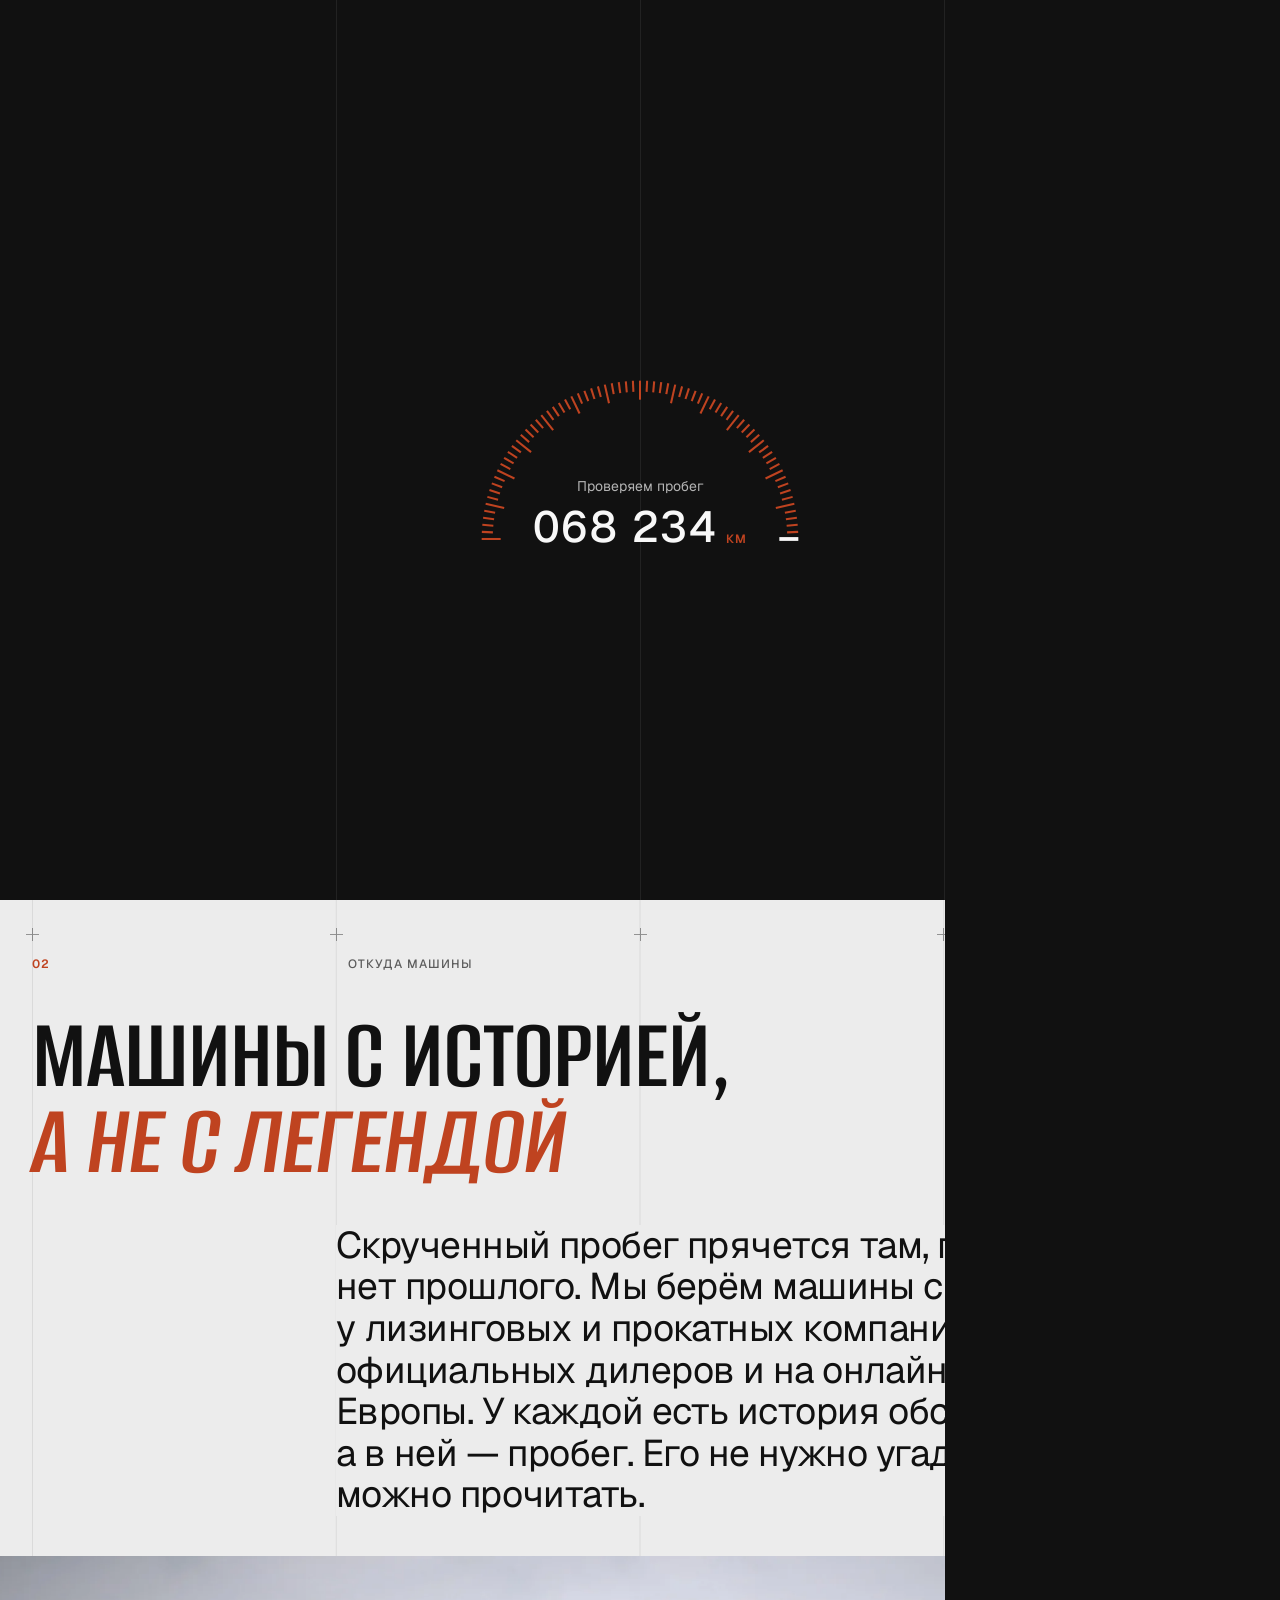
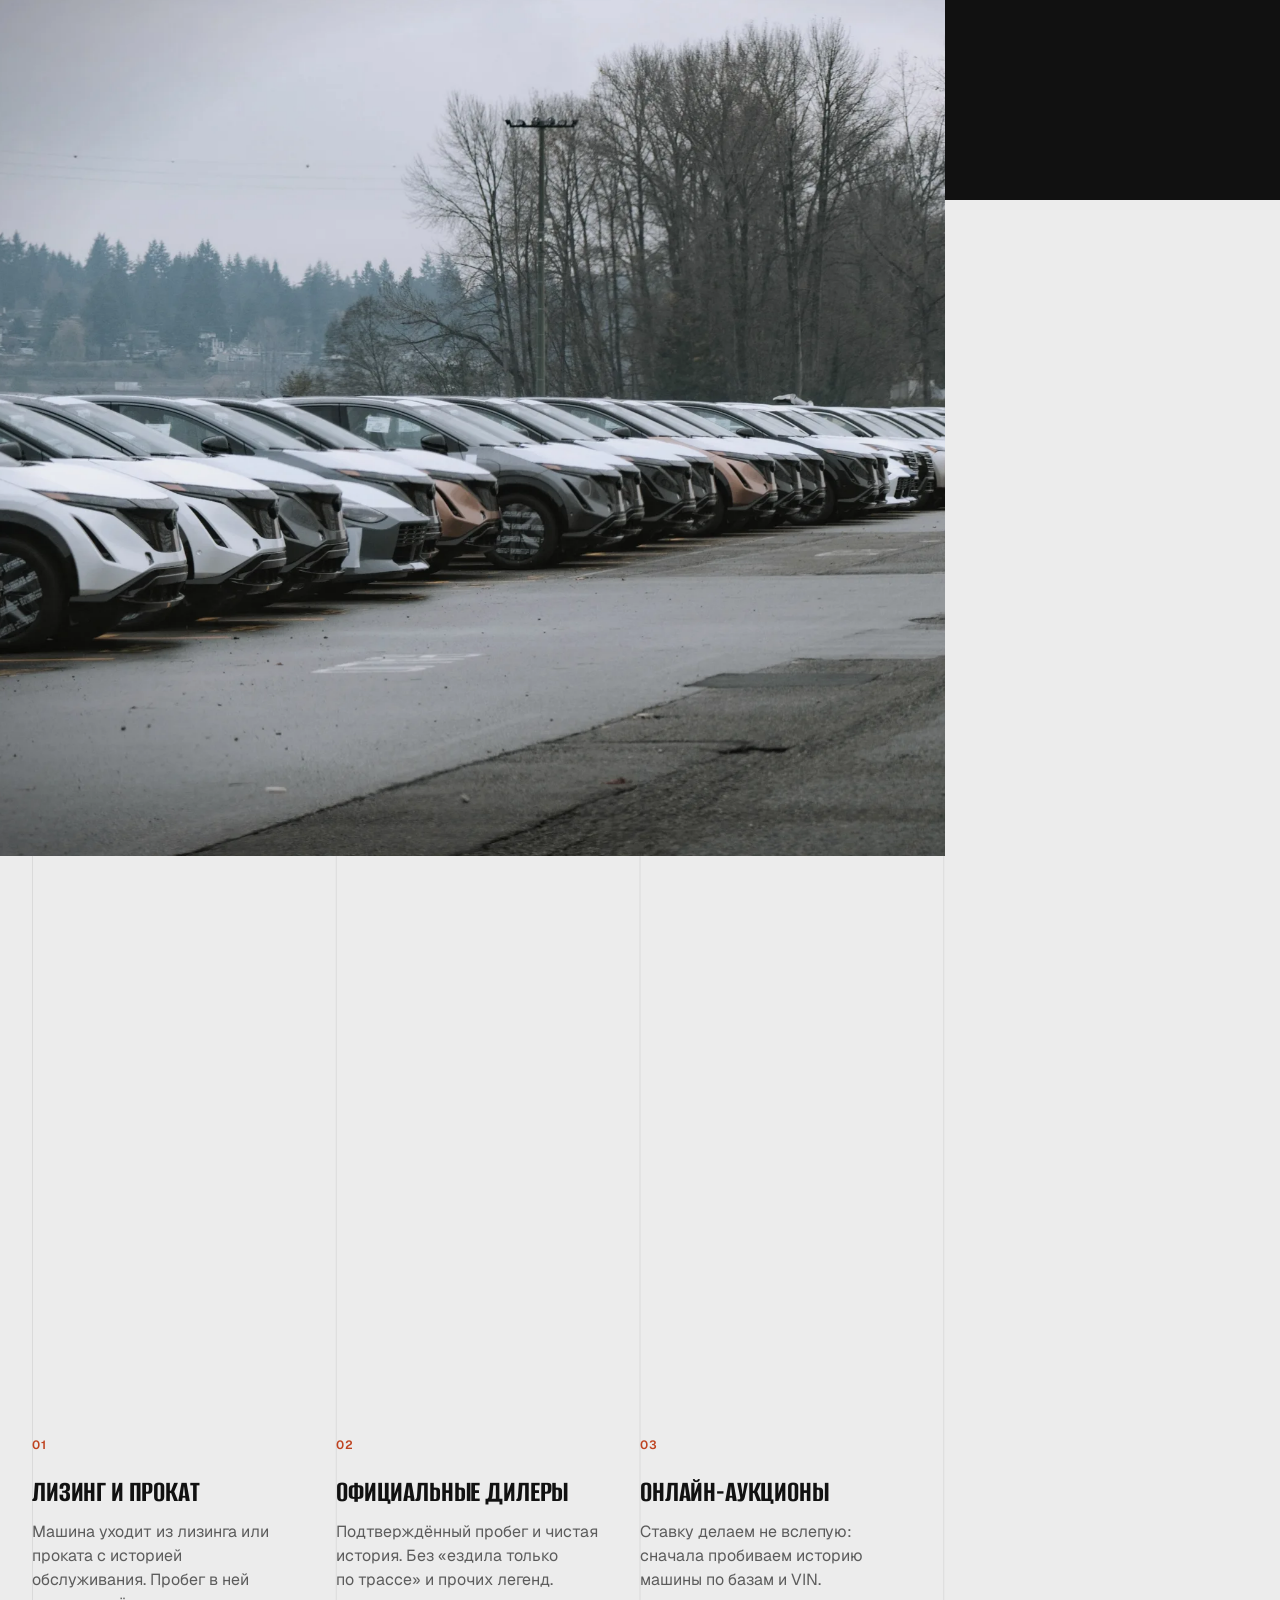
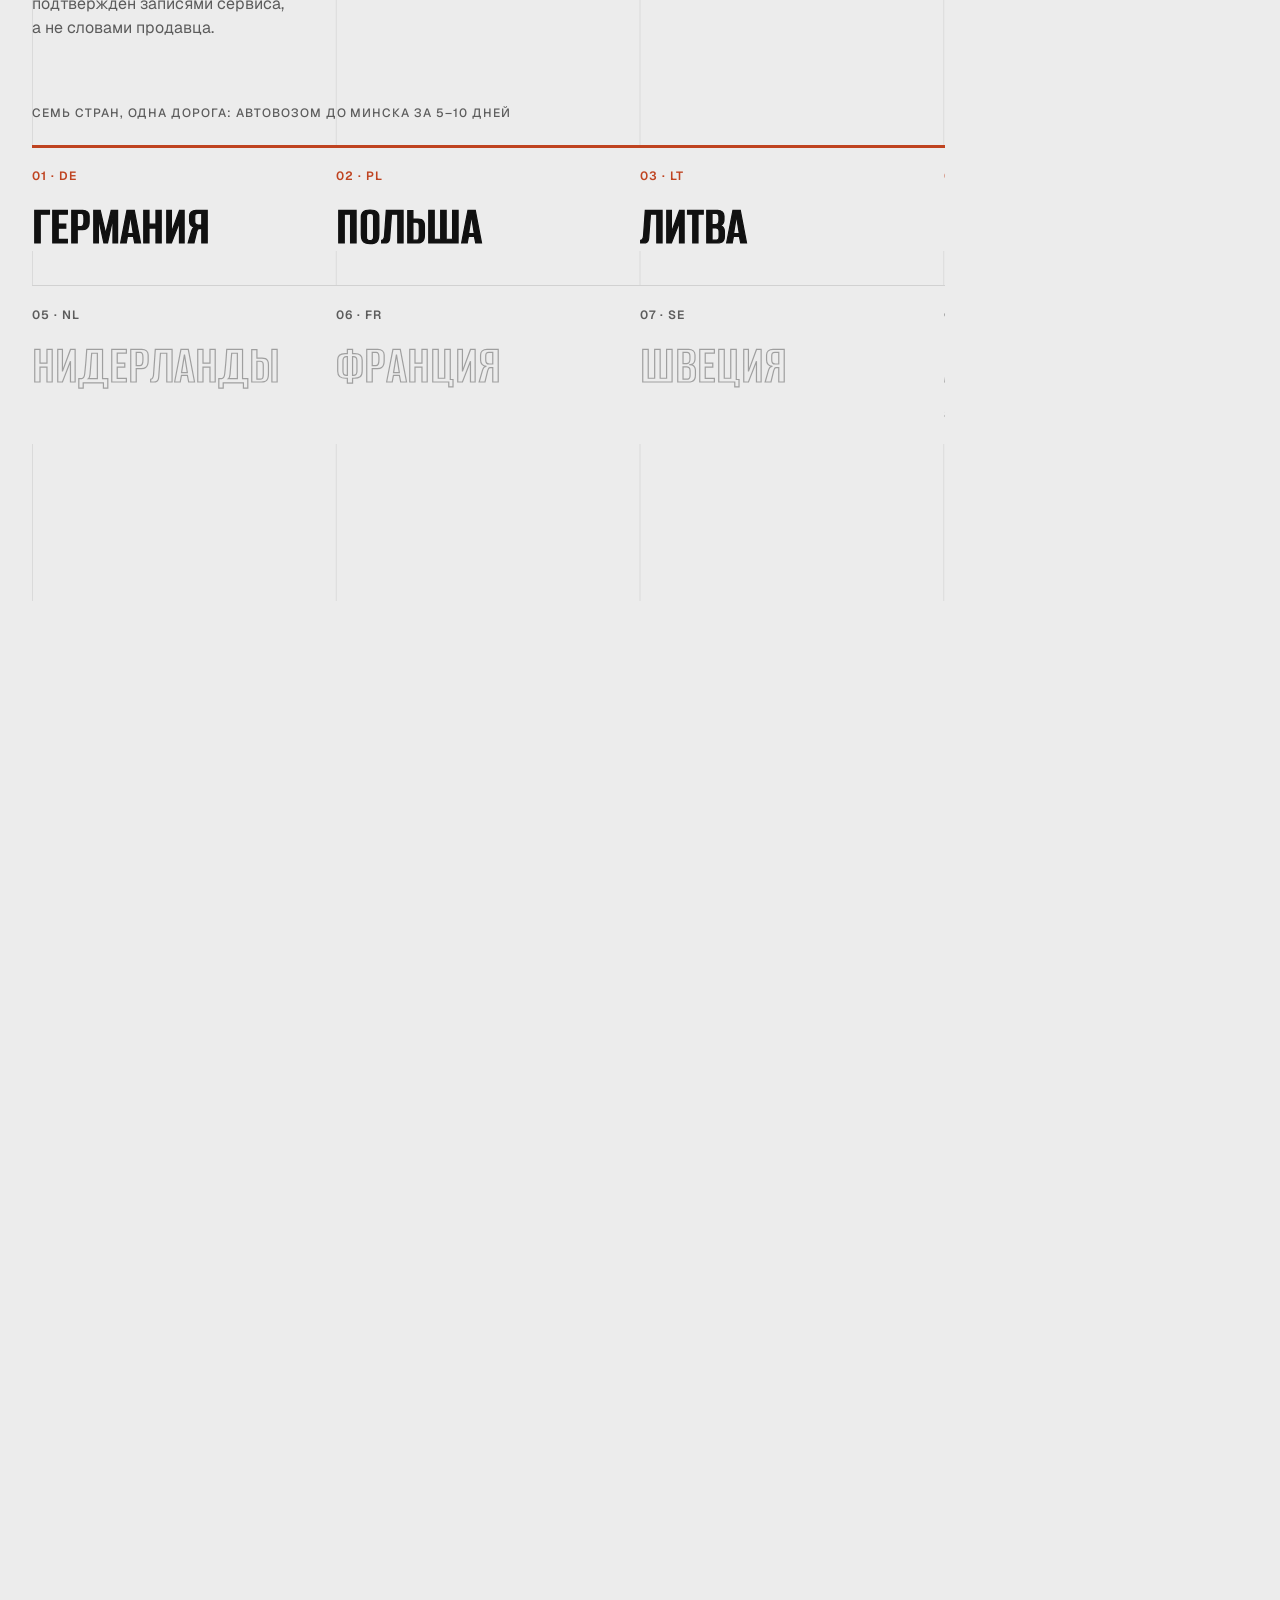
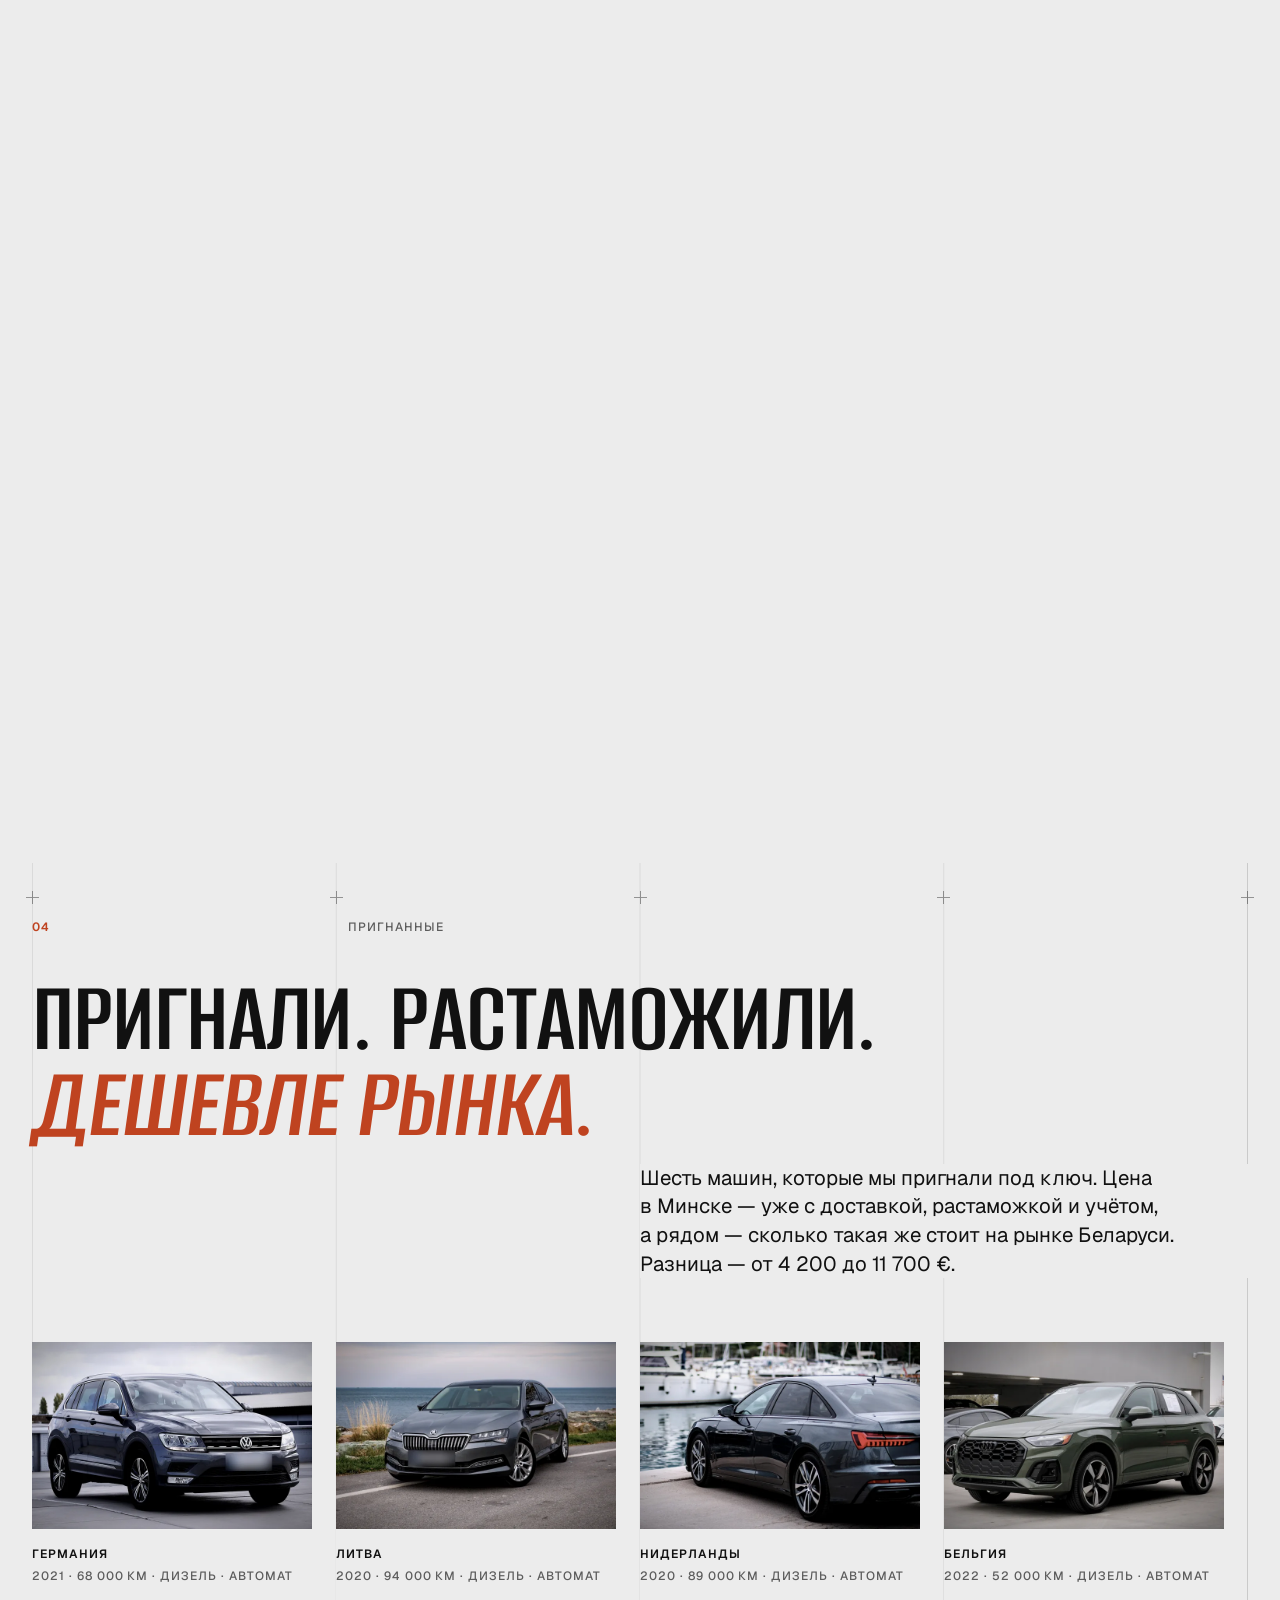
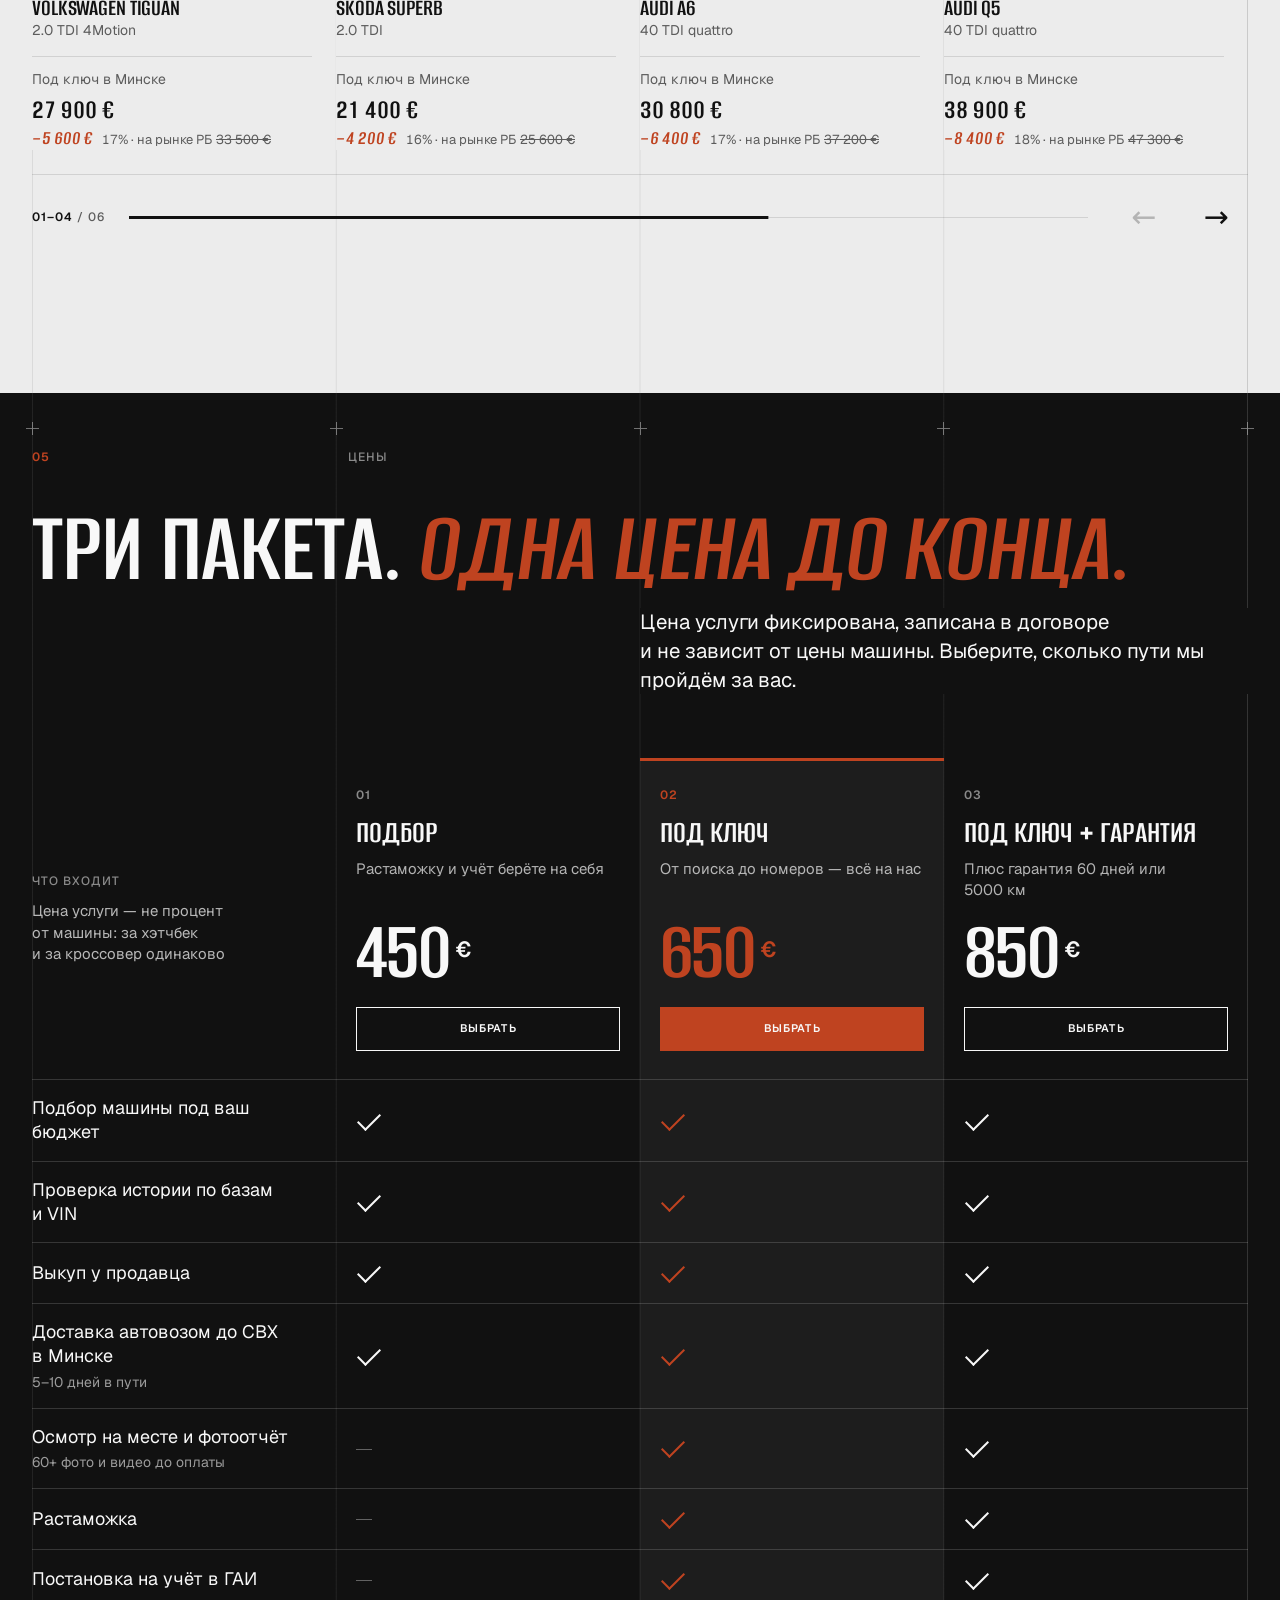
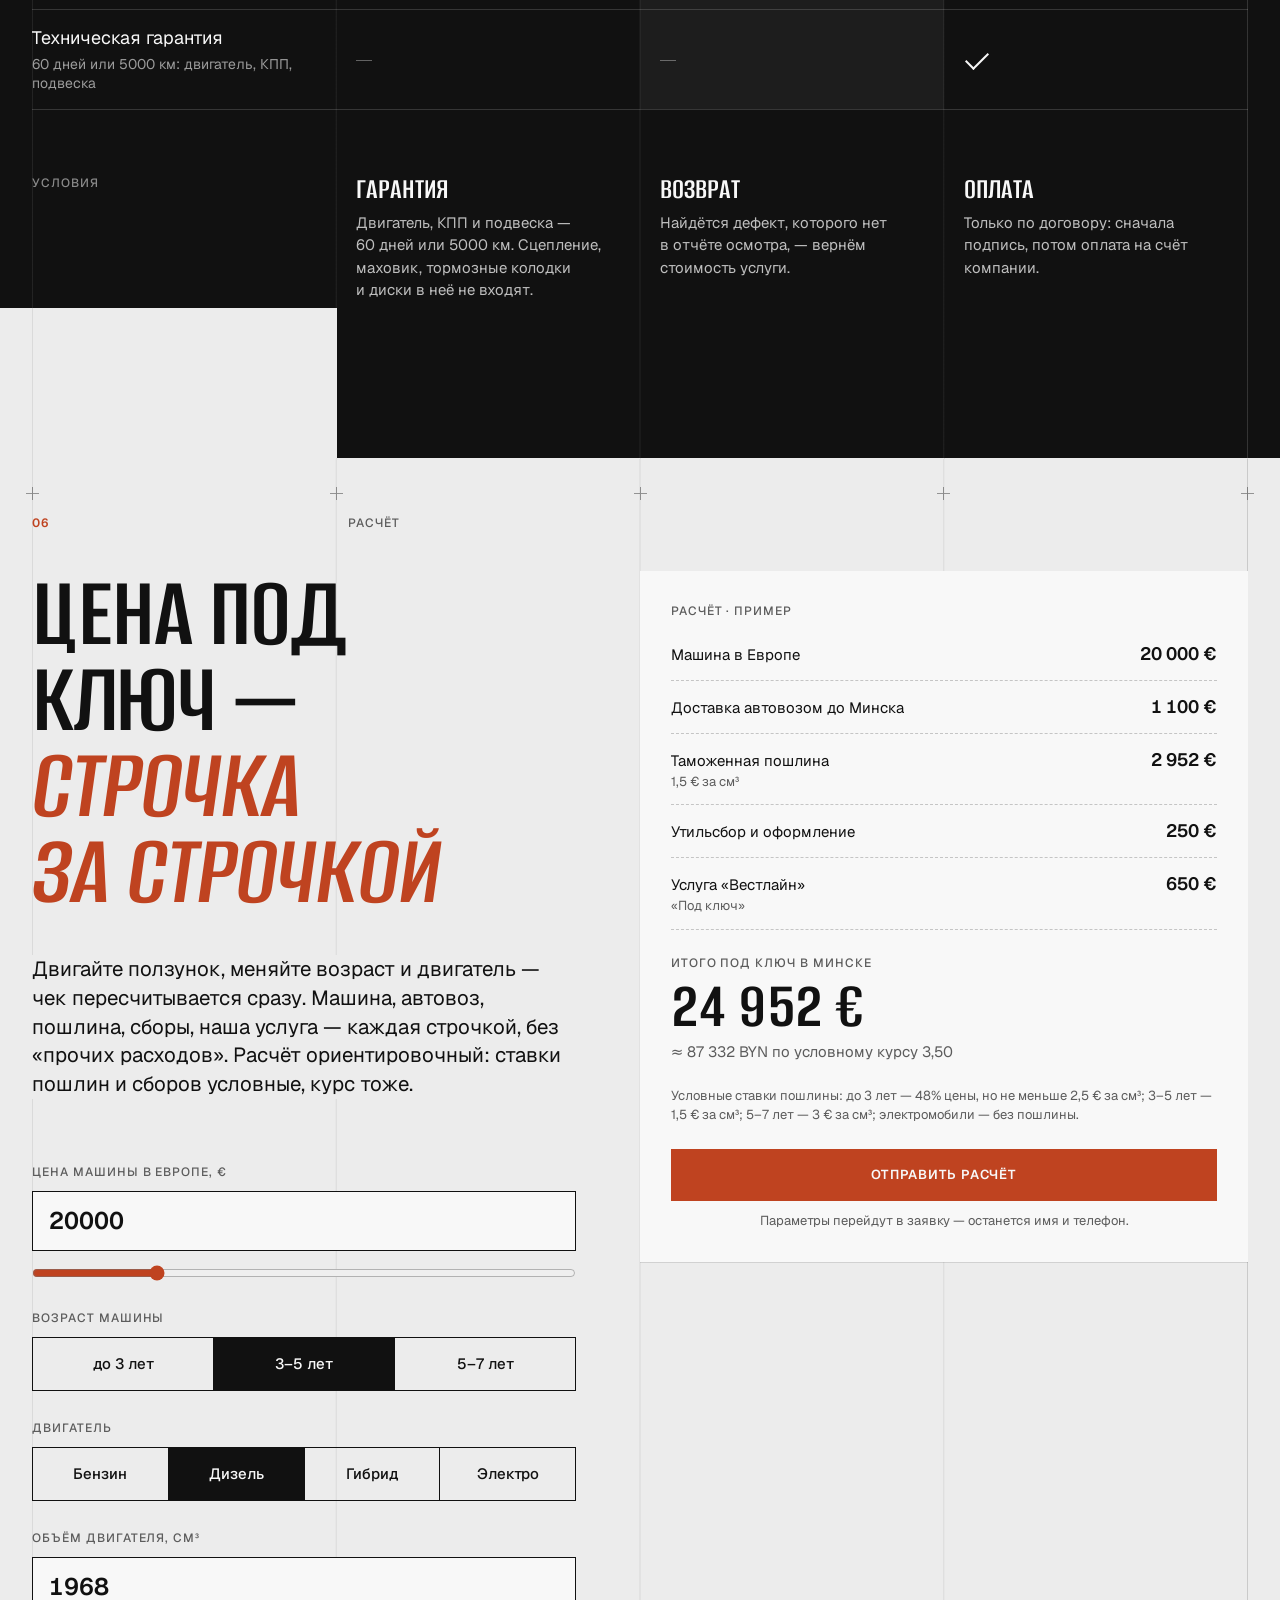
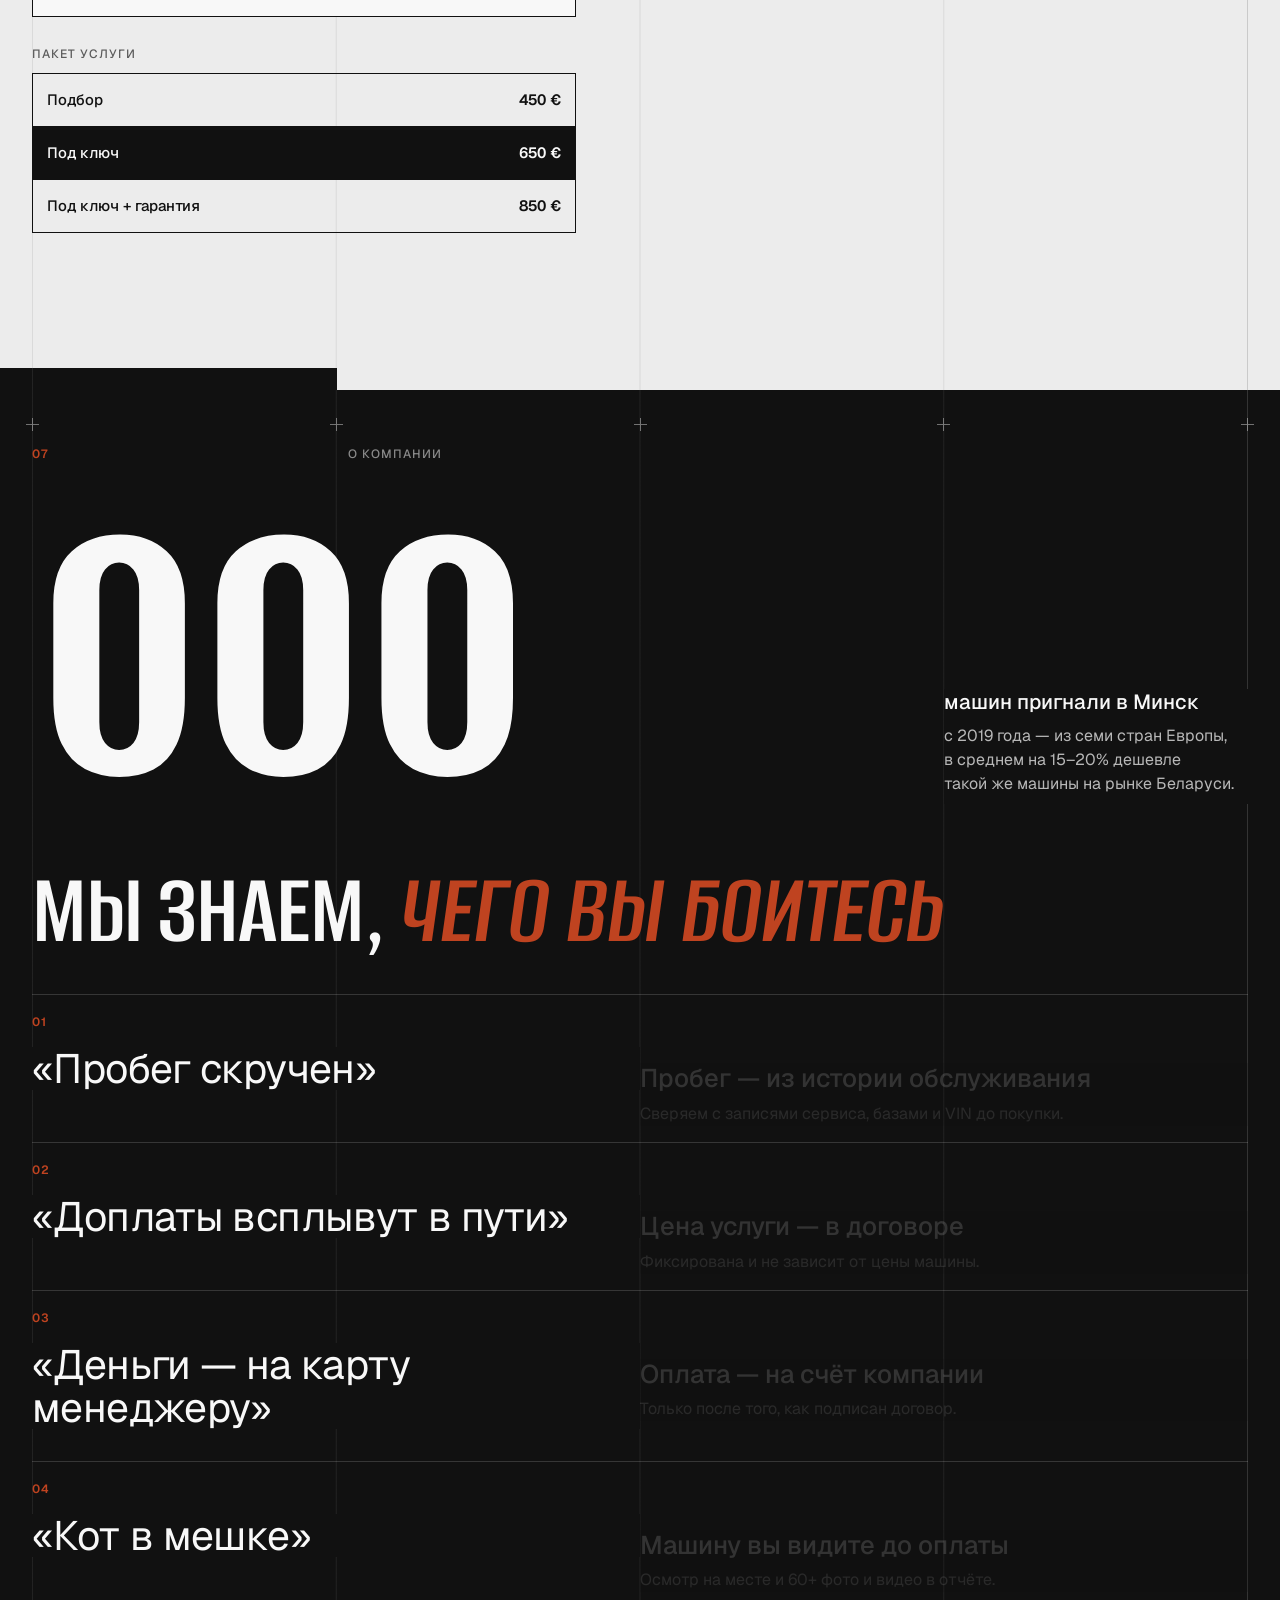
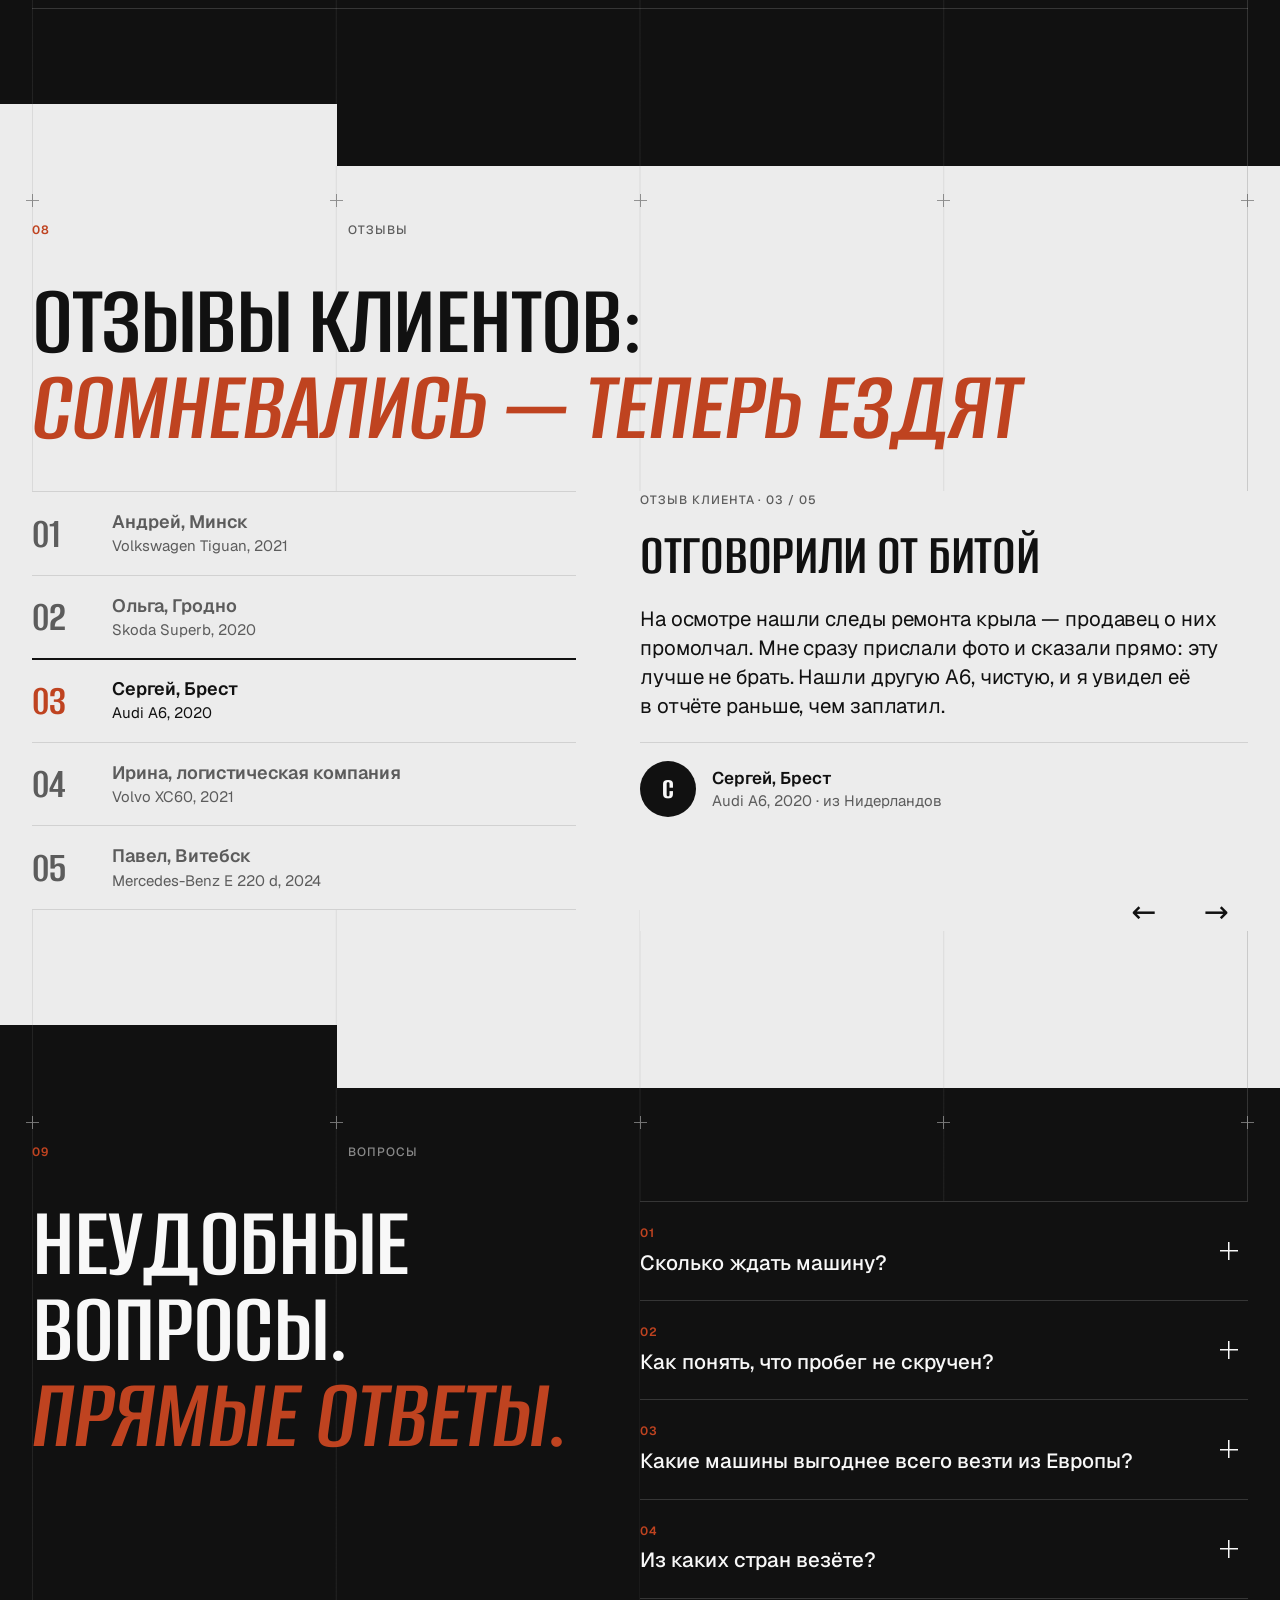
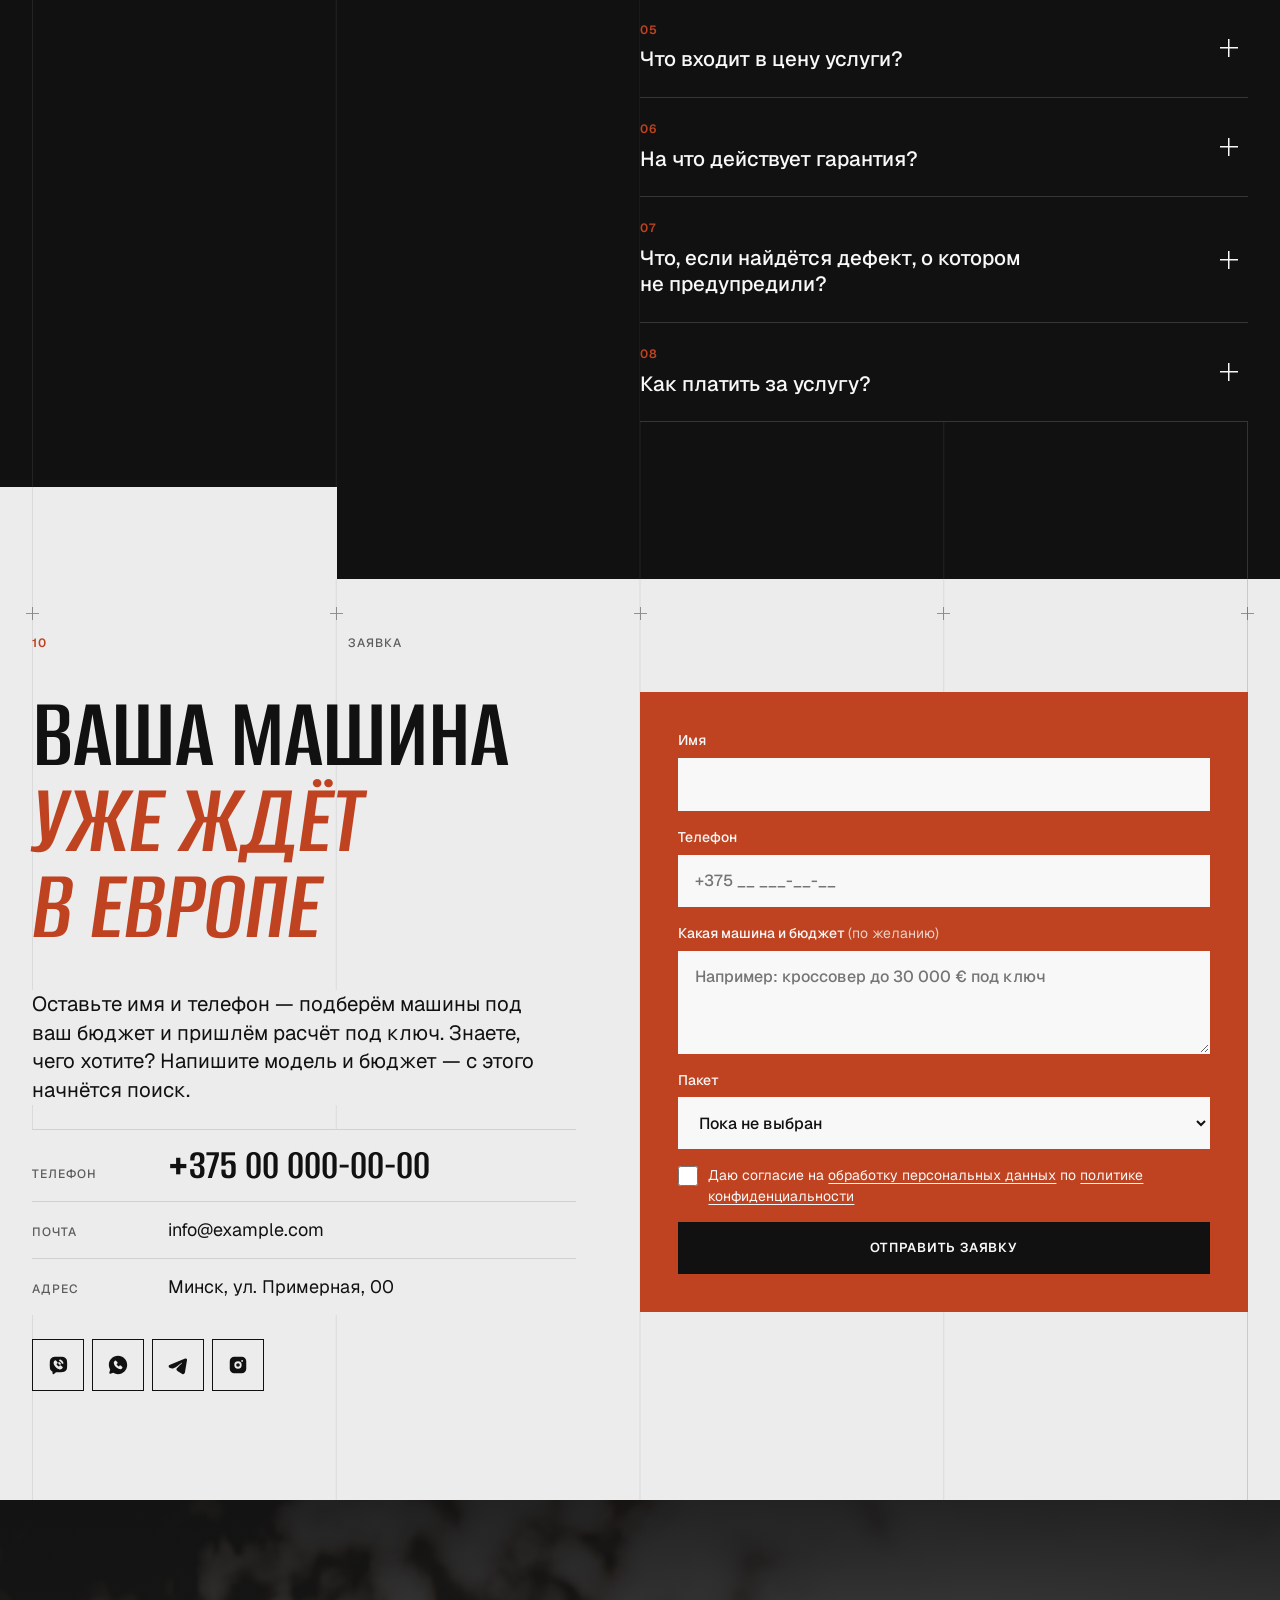
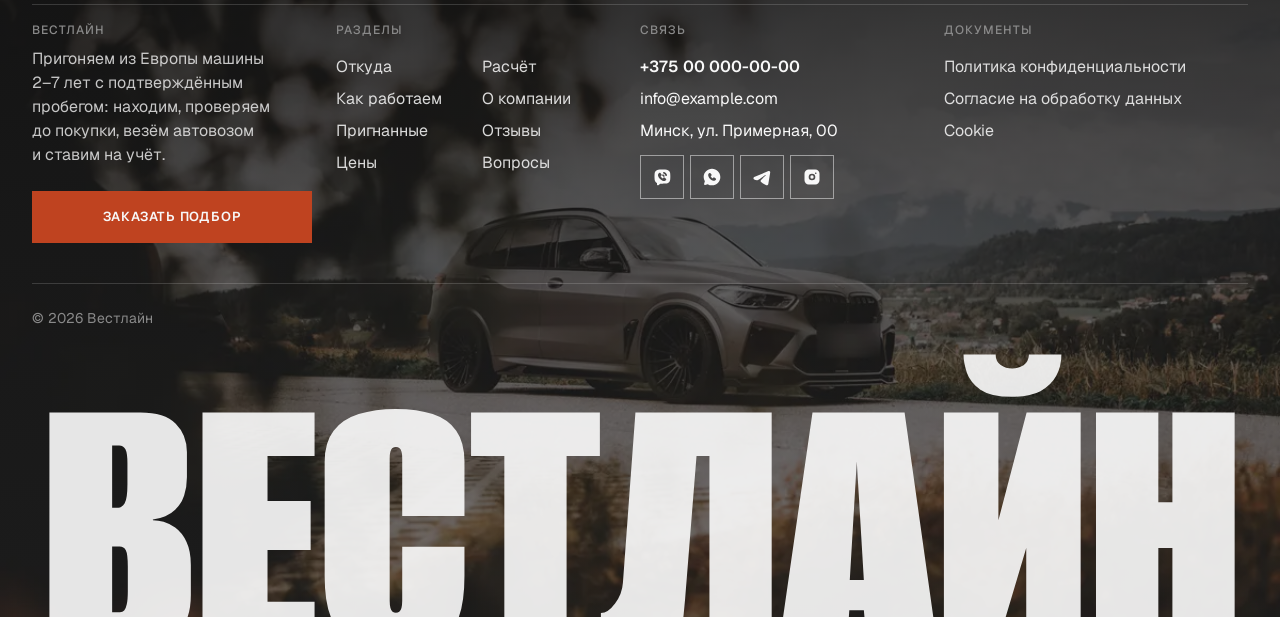
<file: index.html>
<!doctype html>
<html lang="ru">
<head>
<meta charset="utf-8">
<meta name="viewport" content="width=device-width,initial-scale=1">
<!-- seo:start -->
<title>Авто из Европы под ключ в Минске — подбор и проверка до покупки | Вестлайн</title>
<meta name="description" content="Пригоним машину 2–7 лет из Европы с подтверждённым пробегом: подбор, проверка до покупки с фотоотчётом, выкуп, доставка, растаможка и учёт в ГАИ за 3–5 недель. Фиксированная цена услуги от 450 €.">
<link rel="canonical" href="https://example.com/">
<meta property="og:type" content="website">
<meta property="og:title" content="Авто из Европы под ключ в Минске — подбор и проверка до покупки | Вестлайн">
<meta property="og:description" content="Пригоним машину 2–7 лет из Европы с подтверждённым пробегом: подбор, проверка до покупки с фотоотчётом, выкуп, доставка, растаможка и учёт в ГАИ за 3–5 недель. Фиксированная цена услуги от 450 €.">
<meta property="og:url" content="https://example.com/">
<meta property="og:image" content="https://example.com/img/hero-b-x5-road-noplate-1200.webp">
<meta property="og:locale" content="ru_RU">
<meta property="og:site_name" content="Вестлайн">
<script type="application/ld+json">{"@context":"https://schema.org","@graph":[{"@type":"WebSite","name":"Вестлайн","url":"https://example.com/","inLanguage":"ru"},{"@type":"Organization","name":"Вестлайн","url":"https://example.com/"}]}</script>
<script type="application/ld+json">{"@context":"https://schema.org","@type":"FAQPage","mainEntity":[{"@type":"Question","name":"Сколько ждать машину?","acceptedAnswer":{"@type":"Answer","text":"От подписи в договоре до номеров — 3–5 недель. Сама дорога на автовозе из Европы до Минска занимает 5–10 дней, остальное время уходит на поиск, проверку, выкуп и оформление."}},{"@type":"Question","name":"Как понять, что пробег не скручен?","acceptedAnswer":{"@type":"Answer","text":"Мы сверяем пробег с историей обслуживания и проверяем машину по базам и VIN. В пакетах «Под ключ» ещё осматриваем её на месте и присылаем фотоотчёт — 60+ фото и видео. Вы видите машину до оплаты, а не после."}},{"@type":"Question","name":"Какие машины выгоднее всего везти из Европы?","acceptedAnswer":{"@type":"Answer","text":"Машины 2–7 лет от лизинговых и прокатных компаний, официальных дилеров и с онлайн-аукционов: пробег у них подтверждён историей обслуживания. Под ключ такая машина в среднем на 15–20% дешевле такой же на рынке Беларуси. Модель и комплектацию подберём под ваш бюджет."}},{"@type":"Question","name":"Из каких стран везёте?","acceptedAnswer":{"@type":"Answer","text":"Из семи: Германия, Польша, Литва, Бельгия, Нидерланды, Франция и Швеция. Откуда бы ни ехала машина, финиш один — Минск."}},{"@type":"Question","name":"Что входит в цену услуги?","acceptedAnswer":{"@type":"Answer","text":"«Подбор», 450 €: находим машину, проверяем по базам, выкупаем и довозим до СВХ в Минске. «Под ключ», 650 €: плюс осмотр на месте с фотоотчётом, растаможка и учёт в ГАИ. «Под ключ + гарантия», 850 €: плюс техническая гарантия. Цена услуги не зависит от цены машины."}},{"@type":"Question","name":"На что действует гарантия?","acceptedAnswer":{"@type":"Answer","text":"Техническая гарантия — 60 дней или 5000 км на двигатель, КПП и подвеску, она входит в пакет «Под ключ + гарантия». Сцепление, маховик, тормозные колодки и диски в неё не входят."}},{"@type":"Question","name":"Что, если найдётся дефект, о котором не предупредили?","acceptedAnswer":{"@type":"Answer","text":"Вернём стоимость услуги — если у машины найдётся дефект, которого нет в отчёте осмотра. Так что отчёт мы пишем подробно и без «косметики»."}},{"@type":"Question","name":"Как платить за услугу?","acceptedAnswer":{"@type":"Answer","text":"Только по договору. Сначала подписываем его, потом вы оплачиваете услугу на счёт компании — не на карту менеджеру и не наличными «на руки»."}}]}</script>
<!-- seo:end -->
<link rel="stylesheet" href="assets/css/tokens.css">
<link rel="stylesheet" href="assets/css/base.css?v=2026-10-07g">
<link rel="stylesheet" href="assets/css/reveal.css">
<link rel="stylesheet" href="assets/css/home.css?v=2026-10-07j">
<!-- Прелоадер включается только при работающем JS и без reduced motion и только один раз за визит (правка 2026-10-07: показывался
     при каждом переходе на главную, в том числе по логотипу); страховка — снять через 8 с, даже если скрипт не загрузился -->
<script>var wlSeen = false; try { wlSeen = sessionStorage.getItem('wl-preloaded') === '1'; sessionStorage.setItem('wl-preloaded', '1'); } catch (e) {}
if (!wlSeen && !matchMedia('(prefers-reduced-motion: reduce)').matches) { document.documentElement.classList.add('is-preloading'); setTimeout(function () { var c = document.documentElement.classList; if (c.contains('is-preloading')) { c.remove('is-preloading'); dispatchEvent(new Event('preloader:done')); } }, 8000); }</script>
</head>
<body class="home">
<!-- Прелоадер: одометр первого экрана — шкала заполняется по мере загрузки, километры набегают до 068 420; уходит вверх колоннами по сетке -->
<div class="preloader" data-preloader aria-hidden="true">
  <div class="preloader__cols"><i></i><i></i><i></i><i></i></div>
  <div class="preloader__odo odo">
    <svg class="odo__gauge" data-gauge data-preload-gauge data-ticks="71" aria-hidden="true"></svg>
    <div class="odo__read"><span class="odo__label" data-preload-label>Проверяем пробег</span><span class="odo__digits preloader__digits" data-preload-km="68420">000&nbsp;000</span><span class="odo__unit">км</span></div>
  </div>
</div>
<div data-include="header">
  <header class="site-header">
    <a class="site-header__name" href="index.html">Вестлайн</a>
    <nav class="site-header__nav" aria-label="Основное меню">
      <a href="#source">Откуда</a><a href="#how">Как работаем</a><a href="#cars">Пригнанные</a><a href="#price">Цены</a><a href="#calc">Расчёт</a><a href="#about">О компании</a><a href="#reviews">Отзывы</a><a href="#faq">Вопросы</a>
    </nav>
    <span class="site-header__phone">+375 00 000-00-00</span>
    <a class="button button--small" href="#order"><span class="cta-long">Заказать подбор</span><span class="cta-short">Подбор</span></a>
  </header>
</div>

<main>
<!-- 1. Первый экран: тёмный кадр, слева — предложение и действие, справа — доказательства -->
<div class="pin pin--hero" data-pin>
<section class="hero theme-dark pin__stage" id="top" data-header-clear data-pin-stage aria-labelledby="hero-title">
  <figure class="hero__bg"><img src="img/hero-b-x5-road-noplate-2400.webp" srcset="img/hero-b-x5-road-noplate-1200.webp 1200w, img/hero-b-x5-road-noplate-2400.webp 2400w" sizes="100vw" alt="Чёрный BMW X5 едет по городской улице, фон смазан скоростью" width="2400" height="1600" fetchpriority="high"></figure>
  <div class="hero__top">
    <h1 class="hero__title rise" id="hero-title"><span class="t1">Авто из <br>Европы</span><span class="t2">с оригинальным пробегом</span></h1>
  </div>
  <div class="hero__mid">
    <div class="hero__text rise" style="animation-delay:.25s">
      <p class="hero__lead">Находим машину <span class="nw">2–7</span>&nbsp;лет под ваш бюджет, проверяем до&nbsp;покупки и&nbsp;пригоняем в&nbsp;Минск. Через <span class="nw">3–5</span>&nbsp;недель после договора&nbsp;— ключи и&nbsp;номера у&nbsp;вас.</p>
      <div class="hero__ctas"><a class="button" href="#order">Заказать подбор</a><a class="button button--ghost" href="#calc">Рассчитать стоимость</a></div>
    </div>
    <div class="hero__proof rise" style="animation-delay:.45s">
      <div class="odo" data-odo aria-label="Пробег подтверждён историей обслуживания: 68 420 км">
        <svg class="odo__gauge" data-gauge data-ticks="71" data-fill="0.55" aria-hidden="true"></svg>
        <div class="odo__read" aria-hidden="true"><span class="odo__label">Пробег подтверждён</span><span class="odo__digits" data-km="68420">068&nbsp;420</span><span class="odo__unit">км</span></div>
      </div>
      <ul class="hero__guar">
        <li>Гарантия на&nbsp;мотор, КПП и&nbsp;подвеску: 60&nbsp;дней или 5000&nbsp;км</li>
        <li>Найдётся дефект не&nbsp;из&nbsp;отчёта&nbsp;— вернём деньги за&nbsp;услугу</li>
      </ul>
    </div>
  </div>
  <div class="stair stair--light" data-stair aria-hidden="true"><i></i><i></i><i></i><i></i></div>
</section>
<div class="pin__space" aria-hidden="true"></div>
</div>

<!-- 2. Откуда машины: манифест крупно, фото стоянки растёт до всего экрана и закрывается колоннами, источники по колонкам, маршрут стран -->
<section class="section theme-light has-lines source" id="source" aria-labelledby="source-title">
  <div class="wrap">
    <p class="kicker"><b>02</b><span>Откуда машины</span></p>
    <h2 id="source-title">Машины с&nbsp;историей, <em>а&nbsp;не&nbsp;с&nbsp;легендой</em></h2>
    <p class="source__manifest">Скрученный пробег прячется там, где у&nbsp;машины нет прошлого. Мы берём машины с&nbsp;прошлым: у&nbsp;лизинговых и&nbsp;прокатных компаний, официальных дилеров и&nbsp;на&nbsp;онлайн-аукционах Европы. У&nbsp;каждой есть история обслуживания, а&nbsp;в&nbsp;ней&nbsp;— пробег. Его не&nbsp;нужно угадывать. Его можно прочитать.</p>
  </div>
  <div class="pin pin--photo" data-pin data-grow-len="0.6">
    <figure class="source__photo pin__stage" data-pin-stage>
      <div class="source__frame" data-grow><img src="img/source-lot-graded-2400.webp" srcset="img/source-lot-graded-1200.webp 1200w, img/source-lot-graded-2400.webp 2400w" sizes="100vw" alt="Длинный ряд машин на открытой стоянке в пасмурный день" width="2400" height="1600" loading="lazy"></div>
      <div class="stair stair--light" data-stair aria-hidden="true"><i></i><i></i><i></i><i></i></div>
    </figure>
    <div class="pin__space" aria-hidden="true"></div>
  </div>
  <div class="wrap">
    <ul class="source__list grid4">
      <li><span class="source__i">01</span><h3>Лизинг и&nbsp;прокат</h3><p>Машина уходит из&nbsp;лизинга или проката с&nbsp;историей обслуживания. Пробег в&nbsp;ней подтверждён записями сервиса, а&nbsp;не&nbsp;словами продавца.</p></li>
      <li><span class="source__i">02</span><h3>Официальные дилеры</h3><p>Подтверждённый пробег и&nbsp;чистая история. Без «ездила только по&nbsp;трассе» и&nbsp;прочих легенд.</p></li>
      <li><span class="source__i">03</span><h3>Онлайн-аукционы</h3><p>Ставку делаем не&nbsp;вслепую: сначала пробиваем историю машины по&nbsp;базам и&nbsp;VIN.</p></li>
      <li class="source__fact"><span class="source__num"><span class="nw">2–7</span><small>лет</small></span><p>Возраст машин, которые мы везём: свежие, но&nbsp;уже с&nbsp;прошлым, которое можно проверить.</p></li>
    </ul>
    <div class="trip" data-trip>
      <p class="trip__label caption">Семь стран, одна дорога: автовозом до&nbsp;Минска за&nbsp;<span class="nw">5–10</span>&nbsp;дней</p>
      <ol class="trip__grid grid4">
        <li class="trip__stop"><span class="trip__code">01 · DE</span><span class="trip__name">Германия</span></li>
        <li class="trip__stop"><span class="trip__code">02 · PL</span><span class="trip__name">Польша</span></li>
        <li class="trip__stop"><span class="trip__code">03 · LT</span><span class="trip__name">Литва</span></li>
        <li class="trip__stop"><span class="trip__code">04 · BE</span><span class="trip__name">Бельгия</span></li>
        <li class="trip__stop"><span class="trip__code">05 · NL</span><span class="trip__name">Нидерланды</span></li>
        <li class="trip__stop"><span class="trip__code">06 · FR</span><span class="trip__name">Франция</span></li>
        <li class="trip__stop"><span class="trip__code">07 · SE</span><span class="trip__name">Швеция</span></li>
        <li class="trip__stop trip__stop--end"><span class="trip__code">Финиш · BY</span><span class="trip__name">Минск</span><span class="trip__days">автовозом <span class="nw">5–10</span>&nbsp;дней, одометр в&nbsp;пути стоит</span></li>
      </ol>
    </div>
  </div>
  <div class="edge edge--dark" data-edge aria-hidden="true"><i></i><i></i><i></i><i></i></div>
</section>

<!-- 3. Как работаем: слева закреплены заголовок и список шагов (S-2K), справа — шаги по порядку -->
<section class="section theme-dark has-lines how" id="how" aria-labelledby="how-title">
  <div class="wrap">
    <p class="kicker"><b>03</b><span>Маршрут</span></p>
    <div class="how__grid">
      <div class="how__aside">
        <h2 id="how-title">Вы выбираете. <em>Мы везём.</em></h2>
        <p class="how__total">От&nbsp;подписи в&nbsp;договоре до&nbsp;номеров на&nbsp;вашей машине&nbsp;— <b><span class="nw">3–5</span>&nbsp;недель</b>. Поиск, проверку, выкуп, автовоз, таможню и&nbsp;ГАИ берём на&nbsp;себя. Вы выбираете машину&nbsp;— и&nbsp;забираете её с&nbsp;номерами.</p>
        <ol class="how__toc caption" aria-hidden="true">
          <li class="is-now">Договор</li><li>Поиск</li><li>Проверка</li><li>Выкуп</li><li>Дорога</li><li>Номера</li>
        </ol>
      </div>
      <ol class="how__steps">
        <li class="step" data-step="0"><span class="step__n">01</span><div><h3>Подписываем договор</h3><p>Фиксируем пакет и&nbsp;цену услуги&nbsp;— дальше она не&nbsp;меняется. Оплата&nbsp;— на&nbsp;счёт компании, когда договор подписан.</p></div></li>
        <li class="step" data-step="1"><span class="step__n">02</span><div><h3>Ищем по&nbsp;семи странам</h3><p>Прочёсываем лизинговые и&nbsp;прокатные компании, дилеров и&nbsp;онлайн-аукционы от&nbsp;Швеции до&nbsp;Франции. Ищем машину <span class="nw">2–7</span>&nbsp;лет под ваш бюджет.</p></div></li>
        <li class="step" data-step="2"><span class="step__n">03</span><div><h3>Проверяем до&nbsp;покупки</h3><p>Пробиваем историю по&nbsp;базам и&nbsp;VIN, осматриваем машину на&nbsp;месте, снимаем 60+&nbsp;фото и&nbsp;видео. Никакого кота в&nbsp;мешке: вы видите машину до&nbsp;оплаты.</p><p class="step__note">Осмотр на&nbsp;месте и&nbsp;фотоотчёт&nbsp;— в&nbsp;пакетах «Под ключ» и&nbsp;«Под ключ + гарантия».</p></div></li>
        <li class="step" data-step="3"><span class="step__n">04</span><div><h3>Выкупаем</h3><p>Вы одобрили машину по&nbsp;отчёту&nbsp;— выкупаем её у&nbsp;продавца. Дальше&nbsp;— дорога.</p></div></li>
        <li class="step" data-step="4"><span class="step__n">05</span><div><h3>Везём в&nbsp;Минск</h3><p>Автовоз довозит машину до&nbsp;СВХ в&nbsp;Минске за&nbsp;<span class="nw">5–10</span>&nbsp;дней. Своим ходом она не&nbsp;едет, так что одометр в&nbsp;пути стоит на&nbsp;месте.</p></div></li>
        <li class="step" data-step="5"><span class="step__n">06</span><div><h3>Таможня, ГАИ, номера</h3><p>Растамаживаем, ставим на&nbsp;учёт в&nbsp;ГАИ&nbsp;— и&nbsp;вы забираете машину с&nbsp;номерами. Финиш.</p><p class="step__note">Растаможка и&nbsp;учёт&nbsp;— в&nbsp;пакетах «Под ключ» и&nbsp;«Под ключ + гарантия». В&nbsp;«Подборе» маршрут заканчивается на&nbsp;СВХ в&nbsp;Минске.</p></div></li>
      </ol>
    </div>
  </div>
  <div class="edge edge--light" data-edge aria-hidden="true"><i></i><i></i><i></i><i></i></div>
</section>

<!-- 4. Пригнанные автомобили: карусель в границах сетки, курсор-круг «Листать» (Hispano Suiza) -->
<section class="section theme-light has-lines cars" id="cars" aria-labelledby="cars-title">
  <div class="wrap">
    <p class="kicker"><b>04</b><span>Пригнанные</span></p>
    <div class="sec-head">
      <h2 id="cars-title">Пригнали. Растаможили. <em>Дешевле рынка.</em></h2>
      <p class="sec-head__lead">Шесть машин, которые мы пригнали под&nbsp;ключ. Цена в&nbsp;Минске&nbsp;— уже с&nbsp;доставкой, растаможкой и&nbsp;учётом, а&nbsp;рядом&nbsp;— сколько такая&nbsp;же стоит на&nbsp;рынке Беларуси. Разница&nbsp;— от&nbsp;4&nbsp;200 до&nbsp;11&nbsp;700&nbsp;€.</p>
    </div>
  </div>
  <div class="slider" data-slider aria-roledescription="карусель" aria-label="Пригнанные автомобили">
    <div class="slider__view" tabindex="0">
    <div class="slider__track">
      <article class="car">
        <figure class="car__photo"><img src="img/car-tiguan-graded-720.webp" srcset="img/car-tiguan-graded-720.webp 720w, img/car-tiguan-graded-1200.webp 1200w" sizes="(max-width: 600px) 92vw, (max-width: 1100px) 48vw, 25vw" alt="Серый Volkswagen Tiguan на открытой парковке" width="1200" height="797" loading="lazy"></figure>
        <div class="car__body"><p class="car__meta caption"><b>Германия</b><span>2021 · 68&nbsp;000&nbsp;км · дизель · автомат</span></p><h3 class="car__name">Volkswagen Tiguan</h3><p class="car__spec">2.0 TDI 4Motion</p>
          <dl class="car__price"><dt>Под ключ в&nbsp;Минске</dt><dd class="car__turnkey">27&nbsp;900&nbsp;€</dd><dd class="car__save"><b>−5&nbsp;600&nbsp;€</b><span>17% · на&nbsp;рынке РБ <s>33&nbsp;500&nbsp;€</s></span></dd></dl></div>
      </article>
      <article class="car">
        <figure class="car__photo"><img src="img/car-superb-graded-720.webp" srcset="img/car-superb-graded-720.webp 720w, img/car-superb-graded-1200.webp 1200w" sizes="(max-width: 600px) 92vw, (max-width: 1100px) 48vw, 25vw" alt="Серая Skoda Superb у моря" width="1200" height="800" loading="lazy"></figure>
        <div class="car__body"><p class="car__meta caption"><b>Литва</b><span>2020 · 94&nbsp;000&nbsp;км · дизель · автомат</span></p><h3 class="car__name">Skoda Superb</h3><p class="car__spec">2.0 TDI</p>
          <dl class="car__price"><dt>Под ключ в&nbsp;Минске</dt><dd class="car__turnkey">21&nbsp;400&nbsp;€</dd><dd class="car__save"><b>−4&nbsp;200&nbsp;€</b><span>16% · на&nbsp;рынке РБ <s>25&nbsp;600&nbsp;€</s></span></dd></dl></div>
      </article>
      <article class="car">
        <figure class="car__photo"><img src="img/car-a6-graded-720.webp" srcset="img/car-a6-graded-720.webp 720w, img/car-a6-graded-1200.webp 1200w" sizes="(max-width: 600px) 92vw, (max-width: 1100px) 48vw, 25vw" alt="Тёмно-серая Audi A6 на набережной у яхт" width="1200" height="800" loading="lazy"></figure>
        <div class="car__body"><p class="car__meta caption"><b>Нидерланды</b><span>2020 · 89&nbsp;000&nbsp;км · дизель · автомат</span></p><h3 class="car__name">Audi A6</h3><p class="car__spec">40 TDI quattro</p>
          <dl class="car__price"><dt>Под ключ в&nbsp;Минске</dt><dd class="car__turnkey">30&nbsp;800&nbsp;€</dd><dd class="car__save"><b>−6&nbsp;400&nbsp;€</b><span>17% · на&nbsp;рынке РБ <s>37&nbsp;200&nbsp;€</s></span></dd></dl></div>
      </article>
      <article class="car">
        <figure class="car__photo"><img src="img/car-q5-graded-720.webp" srcset="img/car-q5-graded-720.webp 720w, img/car-q5-graded-1200.webp 1200w" sizes="(max-width: 600px) 92vw, (max-width: 1100px) 48vw, 25vw" alt="Audi Q5 цвета хаки на стоянке дилера" width="1200" height="800" loading="lazy"></figure>
        <div class="car__body"><p class="car__meta caption"><b>Бельгия</b><span>2022 · 52&nbsp;000&nbsp;км · дизель · автомат</span></p><h3 class="car__name">Audi Q5</h3><p class="car__spec">40 TDI quattro</p>
          <dl class="car__price"><dt>Под ключ в&nbsp;Минске</dt><dd class="car__turnkey">38&nbsp;900&nbsp;€</dd><dd class="car__save"><b>−8&nbsp;400&nbsp;€</b><span>18% · на&nbsp;рынке РБ <s>47&nbsp;300&nbsp;€</s></span></dd></dl></div>
      </article>
      <article class="car">
        <figure class="car__photo"><img src="img/car-xc60-graded-720.webp" srcset="img/car-xc60-graded-720.webp 720w, img/car-xc60-graded-1200.webp 1200w" sizes="(max-width: 600px) 92vw, (max-width: 1100px) 48vw, 25vw" alt="Серый Volvo XC60 на смотровой площадке над озером" width="1200" height="800" loading="lazy"></figure>
        <div class="car__body"><p class="car__meta caption"><b>Швеция</b><span>2021 · 71&nbsp;000&nbsp;км · дизель · автомат</span></p><h3 class="car__name">Volvo XC60</h3><p class="car__spec">B4 AWD</p>
          <dl class="car__price"><dt>Под ключ в&nbsp;Минске</dt><dd class="car__turnkey">33&nbsp;600&nbsp;€</dd><dd class="car__save"><b>−6&nbsp;500&nbsp;€</b><span>16% · на&nbsp;рынке РБ <s>40&nbsp;100&nbsp;€</s></span></dd></dl></div>
      </article>
      <article class="car">
        <figure class="car__photo"><img src="img/car-e-class-graded-720.webp" srcset="img/car-e-class-graded-720.webp 720w, img/car-e-class-graded-1200.webp 1200w" sizes="(max-width: 600px) 92vw, (max-width: 1100px) 48vw, 25vw" alt="Серый Mercedes-Benz E-класса в подземном паркинге" width="1200" height="800" loading="lazy"></figure>
        <div class="car__body"><p class="car__meta caption"><b>Германия</b><span>2024 · 31&nbsp;000&nbsp;км · дизель · автомат</span></p><h3 class="car__name">Mercedes-Benz E-класс</h3><p class="car__spec">E 220 d</p>
          <dl class="car__price"><dt>Под ключ в&nbsp;Минске</dt><dd class="car__turnkey">49&nbsp;500&nbsp;€</dd><dd class="car__save"><b>−11&nbsp;700&nbsp;€</b><span>19% · на&nbsp;рынке РБ <s>61&nbsp;200&nbsp;€</s></span></dd></dl></div>
      </article>
    </div>
    </div>
    <div class="slider__bar">
      <p class="slider__count caption" aria-live="polite"><b data-slider-now>01</b> / <span data-slider-total>06</span></p><span class="slider__progress" aria-hidden="true"><i data-slider-progress></i></span>
      <div class="slider__nav"><button class="slider__btn" type="button" data-slider-prev aria-label="Предыдущая машина">←</button><button class="slider__btn" type="button" data-slider-next aria-label="Следующая машина">→</button></div>
    </div>
    <div class="slider__cursor" aria-hidden="true"><span>Листать</span></div>
  </div>
  <div class="edge edge--dark" data-edge aria-hidden="true"><i></i><i></i><i></i><i></i></div>
</section>

<!-- 5. Стоимость услуг: таблица сравнения — пакеты по колонкам сетки, услуги по строкам -->
<section class="section theme-dark has-lines price2" id="price" aria-labelledby="price2-title">
  <div class="wrap">
    <p class="kicker"><b>05</b><span>Цены</span></p>
    <div class="sec-head">
      <h2 id="price2-title">Три пакета. <em>Одна цена до&nbsp;конца.</em></h2>
      <p class="sec-head__lead">Цена услуги фиксирована, записана в&nbsp;договоре и&nbsp;не&nbsp;зависит от&nbsp;цены машины. Выберите, сколько пути мы пройдём за&nbsp;вас.</p>
    </div>
    <div class="tariff" data-reveal>
      <p class="tariff__swipe caption" aria-hidden="true">Листайте таблицу<i></i></p>
      <div class="tariff__x" data-tariff-x>
      <div class="tariff__scroll" tabindex="0" role="region" aria-label="Таблица пакетов, листается вбок">
      <table class="tariff__table">
        <caption class="visually-hidden">Что входит в&nbsp;пакеты услуги «Вестлайн»</caption>
        <thead>
          <tr>
            <td class="tariff__corner"><span class="caption">Что входит</span><span class="tariff__hint">Цена услуги&nbsp;— не&nbsp;процент от&nbsp;машины: за&nbsp;хэтчбек и&nbsp;за&nbsp;кроссовер одинаково</span></td>
            <th scope="col"><span class="tariff__i">01</span><span class="tariff__name">Подбор</span><span class="tariff__tag">Растаможку и&nbsp;учёт берёте на&nbsp;себя</span><span class="tariff__price">450<small>€</small></span><a class="button button--ghost button--small tariff__btn" href="#order" data-package="Подбор">Выбрать</a></th>
            <th scope="col" class="is-main"><span class="tariff__i">02</span><span class="tariff__name">Под ключ</span><span class="tariff__tag">От&nbsp;поиска до&nbsp;номеров&nbsp;— всё на&nbsp;нас</span><span class="tariff__price">650<small>€</small></span><a class="button button--small tariff__btn" href="#order" data-package="Под ключ">Выбрать</a></th>
            <th scope="col"><span class="tariff__i">03</span><span class="tariff__name">Под ключ + гарантия</span><span class="tariff__tag">Плюс гарантия 60&nbsp;дней или 5000&nbsp;км</span><span class="tariff__price">850<small>€</small></span><a class="button button--ghost button--small tariff__btn" href="#order" data-package="Под ключ + гарантия">Выбрать</a></th>
          </tr>
        </thead>
        <tbody>
          <tr><th scope="row">Подбор машины под ваш бюджет</th><td><span class="yes" aria-label="входит"></span></td><td class="is-main"><span class="yes" aria-label="входит"></span></td><td><span class="yes" aria-label="входит"></span></td></tr>
          <tr><th scope="row">Проверка истории по&nbsp;базам и&nbsp;VIN</th><td><span class="yes" aria-label="входит"></span></td><td class="is-main"><span class="yes" aria-label="входит"></span></td><td><span class="yes" aria-label="входит"></span></td></tr>
          <tr><th scope="row">Выкуп у&nbsp;продавца</th><td><span class="yes" aria-label="входит"></span></td><td class="is-main"><span class="yes" aria-label="входит"></span></td><td><span class="yes" aria-label="входит"></span></td></tr>
          <tr><th scope="row">Доставка автовозом до&nbsp;СВХ в&nbsp;Минске<small><span class="nw">5–10</span>&nbsp;дней в&nbsp;пути</small></th><td><span class="yes" aria-label="входит"></span></td><td class="is-main"><span class="yes" aria-label="входит"></span></td><td><span class="yes" aria-label="входит"></span></td></tr>
          <tr><th scope="row">Осмотр на&nbsp;месте и&nbsp;фотоотчёт<small>60+&nbsp;фото и&nbsp;видео до&nbsp;оплаты</small></th><td><span class="no" aria-label="не входит"></span></td><td class="is-main"><span class="yes" aria-label="входит"></span></td><td><span class="yes" aria-label="входит"></span></td></tr>
          <tr><th scope="row">Растаможка</th><td><span class="no" aria-label="не входит"></span></td><td class="is-main"><span class="yes" aria-label="входит"></span></td><td><span class="yes" aria-label="входит"></span></td></tr>
          <tr><th scope="row">Постановка на&nbsp;учёт в&nbsp;ГАИ</th><td><span class="no" aria-label="не входит"></span></td><td class="is-main"><span class="yes" aria-label="входит"></span></td><td><span class="yes" aria-label="входит"></span></td></tr>
          <tr><th scope="row">Техническая гарантия<small>60&nbsp;дней или 5000&nbsp;км: двигатель, КПП, подвеска</small></th><td><span class="no" aria-label="не входит"></span></td><td class="is-main"><span class="no" aria-label="не входит"></span></td><td><span class="yes" aria-label="входит"></span></td></tr>
        </tbody>
      </table>
      </div>
      </div>
      <div class="tariff__terms">
        <p class="caption">Условия</p>
        <p><b>Гарантия</b>Двигатель, КПП и&nbsp;подвеска&nbsp;— 60&nbsp;дней или 5000&nbsp;км. Сцепление, маховик, тормозные колодки и&nbsp;диски в&nbsp;неё не&nbsp;входят.</p>
        <p><b>Возврат</b>Найдётся дефект, которого нет в&nbsp;отчёте осмотра,&nbsp;— вернём стоимость услуги.</p>
        <p><b>Оплата</b>Только по&nbsp;договору: сначала подпись, потом оплата на&nbsp;счёт компании.</p>
      </div>
    </div>
  </div>
  <div class="edge edge--light" data-edge aria-hidden="true"><i></i><i></i><i></i><i></i></div>
</section>

<!-- 6. Калькулятор + из чего складывается цена: заголовок и поля слева, чек справа -->
<section class="section theme-light has-lines calc" id="calc" aria-labelledby="calc-title">
  <div class="wrap">
    <p class="kicker"><b>06</b><span>Расчёт</span></p>
    <form class="calc__grid" data-calc novalidate>
      <div class="calc__intro">
        <h2 id="calc-title">Цена под ключ&nbsp;— <em>строчка за&nbsp;строчкой</em></h2>
        <p>Двигайте ползунок, меняйте возраст и&nbsp;двигатель&nbsp;— чек пересчитывается сразу. Машина, автовоз, пошлина, сборы, наша услуга&nbsp;— каждая строчкой, без «прочих расходов». Расчёт ориентировочный: ставки пошлин и&nbsp;сборов условные, курс тоже.</p>
      </div>
      <fieldset class="calc__fields">
        <legend class="visually-hidden">Параметры машины</legend>
        <p class="calc__step caption">Шаг 1 · Опишите машину</p>
        <label class="calc__field"><span class="caption">Цена машины в&nbsp;Европе, €</span>
          <input type="number" name="price" value="20000" min="3000" max="150000" step="500" inputmode="numeric">
          <input type="range" name="priceRange" value="20000" min="3000" max="80000" step="500" aria-label="Цена машины, ползунок">
        </label>
        <div class="calc__field" role="radiogroup" aria-label="Возраст машины"><span class="caption">Возраст машины</span>
          <div class="seg"><label><input type="radio" name="age" value="lt3"><span>до&nbsp;3&nbsp;лет</span></label><label><input type="radio" name="age" value="3to5" checked><span>3–5&nbsp;лет</span></label><label><input type="radio" name="age" value="5to7"><span>5–7&nbsp;лет</span></label></div>
        </div>
        <div class="calc__field" role="radiogroup" aria-label="Двигатель"><span class="caption">Двигатель</span>
          <div class="seg seg--fuel"><label><input type="radio" name="fuel" value="petrol"><span>Бензин</span></label><label><input type="radio" name="fuel" value="diesel" checked><span>Дизель</span></label><label><input type="radio" name="fuel" value="hybrid"><span>Гибрид</span></label><label><input type="radio" name="fuel" value="ev"><span>Электро</span></label></div>
        </div>
        <label class="calc__field" data-cc><span class="caption">Объём двигателя, см³</span><input type="number" name="cc" value="1968" min="800" max="6500" step="1" inputmode="numeric"></label>
        <div class="calc__field" role="radiogroup" aria-label="Пакет услуги"><span class="caption">Пакет услуги</span>
          <div class="seg seg--stack"><label><input type="radio" name="pack" value="450" data-name="Подбор"><span>Подбор<b>450&nbsp;€</b></span></label><label><input type="radio" name="pack" value="650" data-name="Под ключ" checked><span>Под ключ<b>650&nbsp;€</b></span></label><label><input type="radio" name="pack" value="850" data-name="Под ключ + гарантия"><span>Под ключ + гарантия<b>850&nbsp;€</b></span></label></div>
        </div>
      </fieldset>
      <div class="receipt" aria-live="polite">
        <p class="receipt__head caption"><span class="calc__wide">Расчёт · пример</span><span class="calc__step">Шаг 2 · Цена под ключ по&nbsp;строкам</span></p>
        <dl class="receipt__lines">
          <div><dt>Машина в&nbsp;Европе</dt><dd data-value="car">20&nbsp;000&nbsp;€</dd></div>
          <div><dt>Доставка автовозом до&nbsp;Минска</dt><dd data-value="delivery">1&nbsp;100&nbsp;€</dd></div>
          <div><dt>Таможенная пошлина <small data-duty-rule>1,5&nbsp;€ за&nbsp;см³</small></dt><dd data-value="duty">2&nbsp;952&nbsp;€</dd></div>
          <div><dt>Утильсбор и&nbsp;оформление</dt><dd data-value="fees">250&nbsp;€</dd></div>
          <div><dt>Услуга «Вестлайн» <small data-pack-name>«Под ключ»</small></dt><dd data-value="service">650&nbsp;€</dd></div>
        </dl>
        <div class="receipt__total"><span class="caption">Итого под ключ в&nbsp;Минске</span><strong data-value="total">24&nbsp;952&nbsp;€</strong><span class="receipt__byn">≈ <span data-value="byn">87&nbsp;332</span>&nbsp;BYN по&nbsp;условному курсу 3,50</span></div>
        <p class="receipt__rules">Условные ставки пошлины: до&nbsp;3&nbsp;лет&nbsp;— 48% цены, но&nbsp;не&nbsp;меньше 2,5&nbsp;€ за&nbsp;см³; <span class="nw">3–5</span> лет&nbsp;— 1,5&nbsp;€ за&nbsp;см³; <span class="nw">5–7</span> лет&nbsp;— 3&nbsp;€ за&nbsp;см³; электромобили&nbsp;— без пошлины.</p>
        <button class="button receipt__send" type="button" data-calc-send>Отправить расчёт</button>
        <p class="receipt__hint">Параметры перейдут в&nbsp;заявку&nbsp;— останется имя и&nbsp;телефон.</p>
      </div>
    </form>
  </div>
  <div class="edge edge--dark" data-edge aria-hidden="true"><i></i><i></i><i></i><i></i></div>
</section>

<!-- 7. Почему «Вестлайн»: счётчик машин крупно, страхи покупателя зачёркиваются при прокрутке — напротив факт -->
<section class="section theme-dark has-lines about2" id="about" aria-labelledby="about2-title">
  <div class="wrap">
    <p class="kicker"><b>07</b><span>О&nbsp;компании</span></p>
    <div class="about2__count grid4">
      <p class="about2__n" data-count="540" aria-label="540 машин">540</p>
      <p class="about2__cap"><b>машин пригнали в&nbsp;Минск</b>с&nbsp;2019&nbsp;года&nbsp;— из&nbsp;семи стран Европы, в&nbsp;среднем на&nbsp;<span class="nw">15–20</span>% дешевле такой&nbsp;же машины на&nbsp;рынке Беларуси.</p>
    </div>
    <h2 class="about2__title" id="about2-title">Мы знаем, <em>чего вы боитесь</em></h2>
    <ol class="myths">
      <li class="myth" data-myth><span class="myth__i">01</span><p class="myth__fear"><s>«Пробег скручен»</s></p><p class="myth__fact"><b>Пробег&nbsp;— из&nbsp;истории обслуживания</b>Сверяем с&nbsp;записями сервиса, базами и&nbsp;VIN до&nbsp;покупки.</p></li>
      <li class="myth" data-myth><span class="myth__i">02</span><p class="myth__fear"><s>«Доплаты всплывут в&nbsp;пути»</s></p><p class="myth__fact"><b>Цена услуги&nbsp;— в&nbsp;договоре</b>Фиксирована и&nbsp;не&nbsp;зависит от&nbsp;цены машины.</p></li>
      <li class="myth" data-myth><span class="myth__i">03</span><p class="myth__fear"><s>«Деньги&nbsp;— на&nbsp;карту менеджеру»</s></p><p class="myth__fact"><b>Оплата&nbsp;— на&nbsp;счёт компании</b>Только после того, как подписан договор.</p></li>
      <li class="myth" data-myth><span class="myth__i">04</span><p class="myth__fear"><s>«Кот в&nbsp;мешке»</s></p><p class="myth__fact"><b>Машину вы видите до&nbsp;оплаты</b>Осмотр на&nbsp;месте и&nbsp;60+&nbsp;фото и&nbsp;видео в&nbsp;отчёте.</p></li>
    </ol>
  </div>
  <div class="edge edge--light" data-edge aria-hidden="true"><i></i><i></i><i></i><i></i></div>
</section>

<!-- 8. Отзывы: слева клиенты-вкладки, справа отзыв крупно; смена — вертикальным сдвигом (S-2K) -->
<section class="section theme-light has-lines voices-sec" id="reviews" aria-labelledby="voices-title">
  <div class="wrap">
    <p class="kicker"><b>08</b><span>Отзывы</span></p>
    <div class="sec-head">
      <h2 id="voices-title">Отзывы клиентов: <em>сомневались&nbsp;— теперь ездят</em></h2>
    </div>
    <div class="voices" data-voices>
      <ol class="voices__tabs" role="tablist" aria-label="Клиенты">
        <li><button class="voices__tab is-on" type="button" role="tab" id="voice-tab-1" aria-controls="voice-1" aria-selected="true" data-voice-tab="0"><span class="voices__num">01</span><span class="voices__who"><b>Андрей, Минск</b>Volkswagen Tiguan, 2021</span><span class="voices__bar" aria-hidden="true"></span></button></li>
        <li><button class="voices__tab" type="button" role="tab" id="voice-tab-2" aria-controls="voice-2" aria-selected="false" tabindex="-1" data-voice-tab="1"><span class="voices__num">02</span><span class="voices__who"><b>Ольга, Гродно</b>Skoda Superb, 2020</span><span class="voices__bar" aria-hidden="true"></span></button></li>
        <li><button class="voices__tab" type="button" role="tab" id="voice-tab-3" aria-controls="voice-3" aria-selected="false" tabindex="-1" data-voice-tab="2"><span class="voices__num">03</span><span class="voices__who"><b>Сергей, Брест</b>Audi A6, 2020</span><span class="voices__bar" aria-hidden="true"></span></button></li>
        <li><button class="voices__tab" type="button" role="tab" id="voice-tab-4" aria-controls="voice-4" aria-selected="false" tabindex="-1" data-voice-tab="3"><span class="voices__num">04</span><span class="voices__who"><b>Ирина, логистическая компания</b>Volvo XC60, 2021</span><span class="voices__bar" aria-hidden="true"></span></button></li>
        <li><button class="voices__tab" type="button" role="tab" id="voice-tab-5" aria-controls="voice-5" aria-selected="false" tabindex="-1" data-voice-tab="4"><span class="voices__num">05</span><span class="voices__who"><b>Павел, Витебск</b>Mercedes-Benz E&nbsp;220&nbsp;d, 2024</span><span class="voices__bar" aria-hidden="true"></span></button></li>
      </ol>
      <div class="voices__stage">
        <article class="voice is-on" role="tabpanel" id="voice-1" aria-labelledby="voice-tab-1" data-voice>
          <p class="voice__tag caption">Отзыв клиента · 01 / 05</p>
          <h3 class="voice__title">Пробег сошёлся</h3>
          <p class="voice__text">Больше всего боялся скрученного пробега&nbsp;— насмотрелся объявлений, где цифры на&nbsp;одометре подозрительно красивые. Здесь сначала прислали историю обслуживания, потом семьдесят фото и&nbsp;видео с&nbsp;осмотра. Пробег сошёлся. Через месяц после договора забрал Tiguan с&nbsp;номерами.</p>
          <footer class="voice__by"><span class="voice__ava" aria-hidden="true">А</span><span><b>Андрей, Минск</b>Volkswagen Tiguan, 2021 · из Германии</span></footer>
        </article>
        <article class="voice" role="tabpanel" id="voice-2" aria-labelledby="voice-tab-2" data-voice>
          <p class="voice__tag caption">Отзыв клиента · 02 / 05</p>
          <h3 class="voice__title">Ни одной доплаты</h3>
          <p class="voice__text">Была уверена, что по&nbsp;дороге начнутся доплаты: то за&nbsp;документы, то «так получилось». Не&nbsp;начались. Цена услуги осталась той, что в&nbsp;договоре, а&nbsp;итог в&nbsp;Минске почти совпал с&nbsp;расчётом на&nbsp;сайте. Теперь Superb возит всю семью.</p>
          <footer class="voice__by"><span class="voice__ava" aria-hidden="true">О</span><span><b>Ольга, Гродно</b>Skoda Superb, 2020 · из Литвы</span></footer>
        </article>
        <article class="voice" role="tabpanel" id="voice-3" aria-labelledby="voice-tab-3" data-voice>
          <p class="voice__tag caption">Отзыв клиента · 03 / 05</p>
          <h3 class="voice__title">Отговорили от&nbsp;битой</h3>
          <p class="voice__text">На&nbsp;осмотре нашли следы ремонта крыла&nbsp;— продавец о&nbsp;них промолчал. Мне сразу прислали фото и&nbsp;сказали прямо: эту лучше не&nbsp;брать. Нашли другую A6, чистую, и&nbsp;я&nbsp;увидел её в&nbsp;отчёте раньше, чем заплатил.</p>
          <footer class="voice__by"><span class="voice__ava" aria-hidden="true">С</span><span><b>Сергей, Брест</b>Audi A6, 2020 · из Нидерландов</span></footer>
        </article>
        <article class="voice" role="tabpanel" id="voice-4" aria-labelledby="voice-tab-4" data-voice>
          <p class="voice__tag caption">Отзыв клиента · 04 / 05</p>
          <h3 class="voice__title">Чисто для бухгалтерии</h3>
          <p class="voice__text">Брали машину на&nbsp;компанию, и&nbsp;мне было важно одно: чтобы у&nbsp;бухгалтерии не&nbsp;возникло вопросов. Договор, счёт, безналичная оплата&nbsp;— всё чисто. XC60 пришёл из&nbsp;Швеции, мы встретили его уже с&nbsp;номерами и&nbsp;сразу поставили в&nbsp;работу.</p>
          <footer class="voice__by"><span class="voice__ava" aria-hidden="true">И</span><span><b>Ирина, логистическая компания</b>Volvo XC60, 2021 · из Швеции</span></footer>
        </article>
        <article class="voice" role="tabpanel" id="voice-5" aria-labelledby="voice-tab-5" data-voice>
          <p class="voice__tag caption">Отзыв клиента · 05 / 05</p>
          <h3 class="voice__title">−11&nbsp;700&nbsp;€ к&nbsp;рынку</h3>
          <p class="voice__text">Хотел почти новую машину, но&nbsp;не&nbsp;по&nbsp;цене салона. E-класс 2024&nbsp;года, 31&nbsp;тысяча&nbsp;км на&nbsp;одометре&nbsp;— и&nbsp;11&nbsp;700&nbsp;€ выгоды к&nbsp;рынку, ровно как в&nbsp;расчёте. Пока машина ехала на&nbsp;автовозе, я&nbsp;пересматривал фотоотчёт и&nbsp;знал её до&nbsp;последней царапины.</p>
          <footer class="voice__by"><span class="voice__ava" aria-hidden="true">П</span><span><b>Павел, Витебск</b>Mercedes-Benz E&nbsp;220&nbsp;d, 2024 · из Германии</span></footer>
        </article>
        <div class="voices__nav"><button class="slider__btn" type="button" data-voice-prev aria-label="Предыдущий отзыв">←</button><button class="slider__btn" type="button" data-voice-next aria-label="Следующий отзыв">→</button></div>
      </div>
    </div>
  </div>
  <div class="edge edge--dark" data-edge aria-hidden="true"><i></i><i></i><i></i><i></i></div>
</section>

<!-- 9. Вопросы: заголовок слева закреплён, вопросы с номерами в колонках 3–4 -->
<section class="section theme-dark has-lines faq" id="faq" aria-labelledby="faq-title">
  <div class="wrap">
    <p class="kicker"><b>09</b><span>Вопросы</span></p>
    <div class="faq__grid">
      <h2 id="faq-title">Неудобные вопросы. <em>Прямые ответы.</em></h2>
      <div class="faq__list">
        <details><summary>Сколько ждать машину?</summary><p>От&nbsp;подписи в&nbsp;договоре до&nbsp;номеров&nbsp;— <span class="nw">3–5</span>&nbsp;недель. Сама дорога на&nbsp;автовозе из&nbsp;Европы до&nbsp;Минска занимает <span class="nw">5–10</span>&nbsp;дней, остальное время уходит на&nbsp;поиск, проверку, выкуп и&nbsp;оформление.</p></details>
        <details><summary>Как понять, что пробег не&nbsp;скручен?</summary><p>Мы сверяем пробег с&nbsp;историей обслуживания и&nbsp;проверяем машину по&nbsp;базам и&nbsp;VIN. В&nbsp;пакетах «Под ключ» ещё осматриваем её на&nbsp;месте и&nbsp;присылаем фотоотчёт&nbsp;— 60+&nbsp;фото и&nbsp;видео. Вы видите машину до&nbsp;оплаты, а&nbsp;не&nbsp;после.</p></details>
        <details><summary>Какие машины выгоднее всего везти из&nbsp;Европы?</summary><p>Машины <span class="nw">2–7</span>&nbsp;лет от&nbsp;лизинговых и&nbsp;прокатных компаний, официальных дилеров и&nbsp;с&nbsp;онлайн-аукционов: пробег у&nbsp;них подтверждён историей обслуживания. Под ключ такая машина в&nbsp;среднем на&nbsp;<span class="nw">15–20</span>% дешевле такой&nbsp;же на&nbsp;рынке Беларуси. Модель и&nbsp;комплектацию подберём под ваш бюджет.</p></details>
        <details><summary>Из каких стран везёте?</summary><p>Из&nbsp;семи: Германия, Польша, Литва, Бельгия, Нидерланды, Франция и&nbsp;Швеция. Откуда&nbsp;бы ни&nbsp;ехала машина, финиш один&nbsp;— Минск.</p></details>
        <details><summary>Что входит в&nbsp;цену услуги?</summary><p>«Подбор», 450&nbsp;€: находим машину, проверяем по&nbsp;базам, выкупаем и&nbsp;довозим до&nbsp;СВХ в&nbsp;Минске. «Под ключ», 650&nbsp;€: плюс осмотр на&nbsp;месте с&nbsp;фотоотчётом, растаможка и&nbsp;учёт в&nbsp;ГАИ. «Под ключ + гарантия», 850&nbsp;€: плюс техническая гарантия. Цена услуги не&nbsp;зависит от&nbsp;цены машины.</p></details>
        <details><summary>На&nbsp;что действует гарантия?</summary><p>Техническая гарантия&nbsp;— 60&nbsp;дней или 5000&nbsp;км на&nbsp;двигатель, КПП и&nbsp;подвеску, она входит в&nbsp;пакет «Под ключ + гарантия». Сцепление, маховик, тормозные колодки и&nbsp;диски в&nbsp;неё не&nbsp;входят.</p></details>
        <details><summary>Что, если найдётся дефект, о&nbsp;котором не&nbsp;предупредили?</summary><p>Вернём стоимость услуги&nbsp;— если у&nbsp;машины найдётся дефект, которого нет в&nbsp;отчёте осмотра. Так что отчёт мы пишем подробно и&nbsp;без «косметики».</p></details>
        <details><summary>Как платить за&nbsp;услугу?</summary><p>Только по&nbsp;договору. Сначала подписываем его, потом вы оплачиваете услугу на&nbsp;счёт компании&nbsp;— не&nbsp;на&nbsp;карту менеджеру и&nbsp;не&nbsp;наличными «на&nbsp;руки».</p></details>
      </div>
    </div>
  </div>
  <div class="edge edge--light" data-edge aria-hidden="true"><i></i><i></i><i></i><i></i></div>
</section>

<!-- 10. Заявка и контакты: слева контакты-заглушки, справа форма на панели акцентного цвета (Лысенко) -->
<section class="section section--flat theme-light has-lines order" id="order" aria-labelledby="order-title">
  <div class="wrap">
    <p class="kicker"><b>10</b><span>Заявка</span></p>
    <div class="order__grid">
      <div class="order__info">
        <h2 id="order-title">Ваша машина <em>уже ждёт в&nbsp;Европе</em></h2>
        <p class="order__lead">Оставьте имя и&nbsp;телефон&nbsp;— подберём машины под ваш бюджет и&nbsp;пришлём расчёт под ключ. Знаете, чего хотите? Напишите модель и&nbsp;бюджет&nbsp;— с&nbsp;этого начнётся поиск.</p>
        <div class="order__reach">
        <dl class="order__contacts">
          <div><dt class="caption">Телефон</dt><dd class="order__phone">+375 00 000-00-00</dd></div>
          <div><dt class="caption">Почта</dt><dd>info@example.com</dd></div>
          <div><dt class="caption">Адрес</dt><dd>Минск, ул.&nbsp;Примерная,&nbsp;00</dd></div>
        </dl>
        <div class="order__msg" data-contacts>
          <ul class="contacts"><li><a class="contacts__link" href="#order-form" data-icon="viber" aria-label="Viber">Viber</a></li><li><a class="contacts__link" href="#order-form" data-icon="whatsapp" aria-label="WhatsApp">WhatsApp</a></li><li><a class="contacts__link" href="#order-form" data-icon="telegram" aria-label="Telegram">Telegram</a></li><li><a class="contacts__link" href="#order-form" data-icon="instagram" aria-label="Instagram">Instagram</a></li></ul>
        </div>
        </div>
      </div>
      <div class="order__panel" id="order-form">
        <form class="form" data-form="demo" method="post" action="#">
          <label>Имя<input type="text" name="name" autocomplete="given-name" required></label>
          <label>Телефон<input type="tel" name="phone" autocomplete="tel" inputmode="tel" placeholder="+375 __ ___-__-__" required></label>
          <label><span>Какая машина и&nbsp;бюджет <span class="form__opt">(по&nbsp;желанию)</span></span><textarea name="car" rows="3" placeholder="Например: кроссовер до 30 000 € под ключ"></textarea></label>
          <label>Пакет<select name="package"><option value="">Пока не&nbsp;выбран</option><option>Подбор</option><option>Под ключ</option><option>Под ключ + гарантия</option></select></label>
          <label class="form__consent"><input type="checkbox" name="consent" required><span>Даю согласие на&nbsp;<a href="legal/consent.html">обработку персональных данных</a> по&nbsp;<a href="legal/privacy.html">политике конфиденциальности</a></span></label>
          <button class="button button--dark" type="submit" disabled>Отправить заявку</button>
          <p data-form-status role="status"></p>
        </form>
      </div>
    </div>
  </div>
</section>
</main>

<div data-include="footer"><footer class="site-footer"><div class="site-footer__inner"><div class="site-footer__brand"><p class="site-footer__name">Вестлайн</p><a class="button" href="#order">Заказать подбор</a></div><div class="site-footer__col"><a href="legal/privacy.html">Политика конфиденциальности</a><a href="legal/consent.html">Согласие на обработку данных</a><a href="legal/cookies.html">Cookie</a></div></div></footer></div>

<script src="assets/js/config.js"></script>
<script src="assets/js/header.js?v=2026-10-07f"></script>
<script src="assets/js/header-stick.js"></script>
<script src="assets/js/icons.js"></script>
<script src="assets/js/footer.js?v=2026-10-07f"></script>
<script src="assets/js/form-demo.js"></script>
<script src="assets/js/reveal.js"></script>
<script src="assets/js/preloader.js"></script>
<script src="assets/js/home.js?v=2026-10-11b"></script>
</body>
</html>
</file>
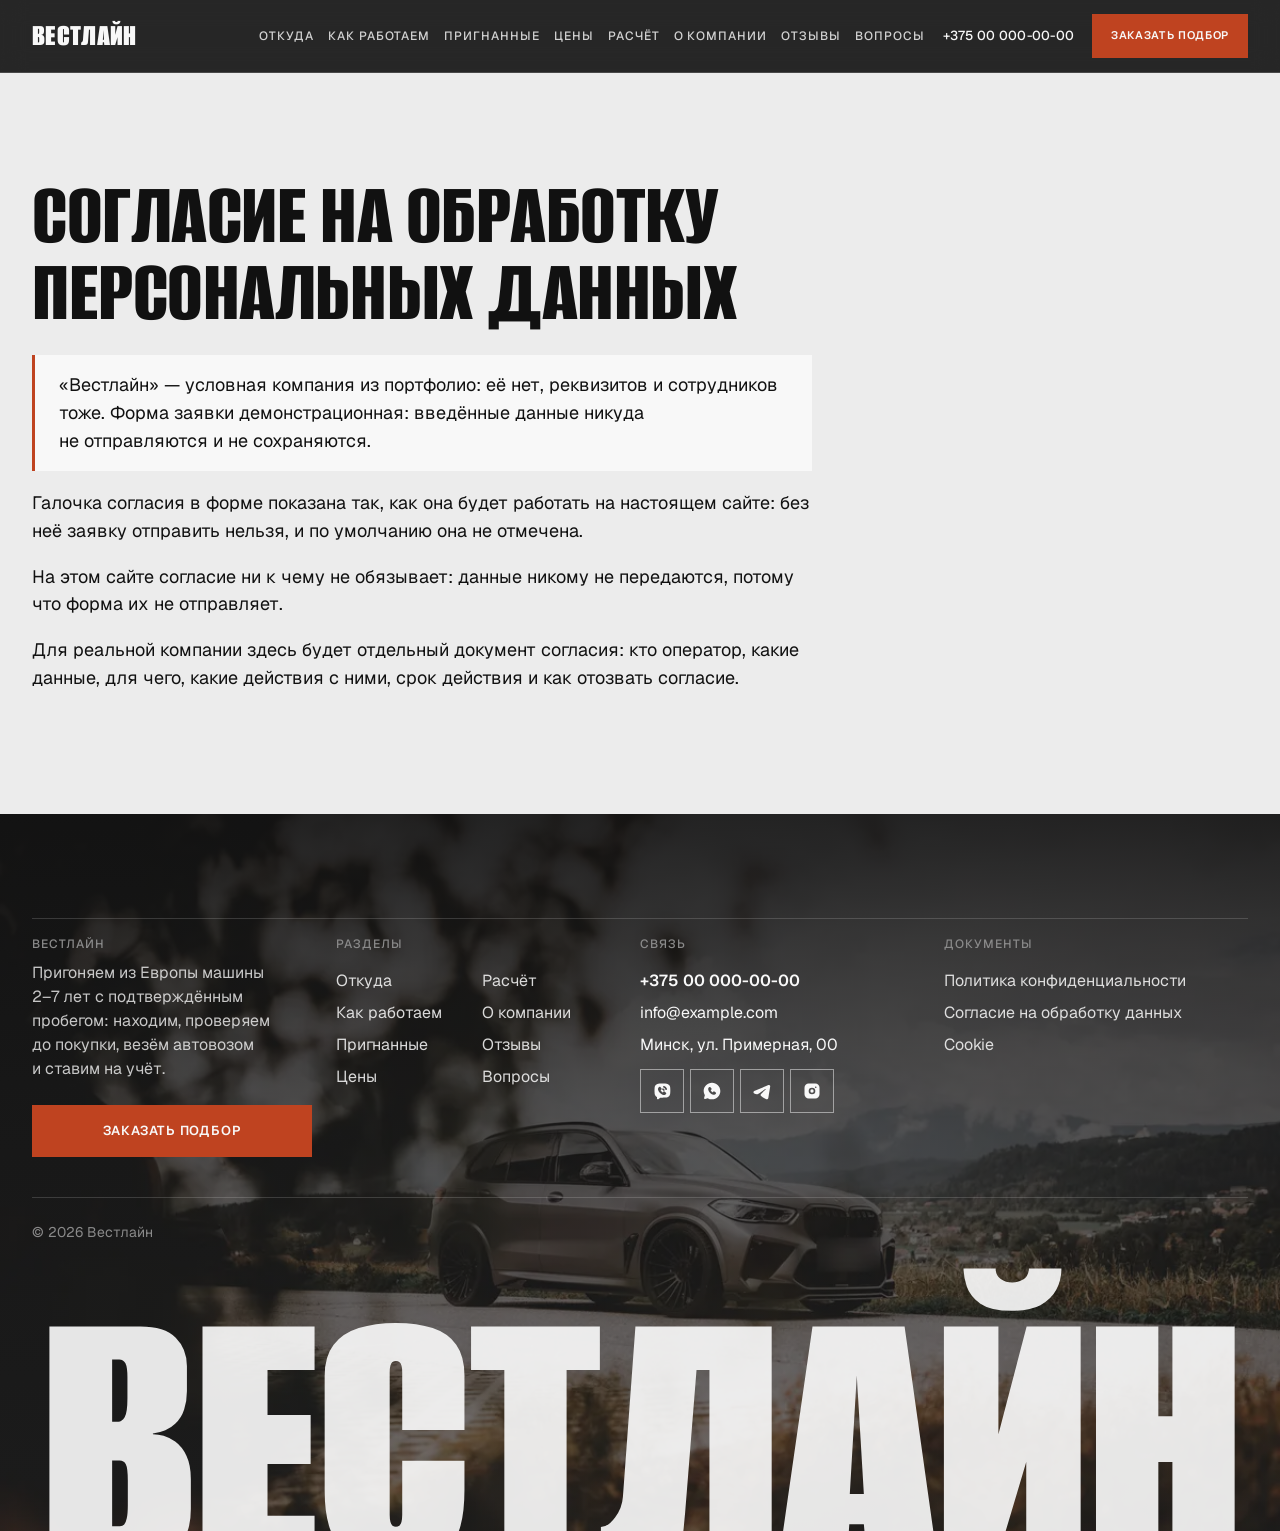
<file: legal/consent.html>
<!doctype html>
<html lang="ru">
<head>
<meta charset="utf-8">
<meta name="viewport" content="width=device-width,initial-scale=1">
<!-- seo:start -->
<title>Согласие на обработку персональных данных</title>
<meta name="robots" content="noindex, follow">
<!-- seo:end -->
<link rel="stylesheet" href="../assets/css/tokens.css">
<link rel="stylesheet" href="../assets/css/base.css?v=2026-10-07g">
</head>
<body>
<div data-include="header"><header class="site-header"><a class="site-header__name" href="../index.html">Вестлайн</a><a class="button button--small" href="../index.html#order">Заказать подбор</a></header></div>
<main class="container page-plain">
<h1>Согласие на&nbsp;обработку персональных данных</h1>
<p class="legal-draft">«Вестлайн»&nbsp;— условная компания из&nbsp;портфолио: её нет, реквизитов и&nbsp;сотрудников тоже. Форма заявки демонстрационная: введённые данные никуда не&nbsp;отправляются и&nbsp;не&nbsp;сохраняются.</p>
<p>Галочка согласия в&nbsp;форме показана так, как она будет работать на&nbsp;настоящем сайте: без неё заявку отправить нельзя, и&nbsp;по&nbsp;умолчанию она не&nbsp;отмечена.</p>
<p>На&nbsp;этом сайте согласие ни&nbsp;к&nbsp;чему не&nbsp;обязывает: данные никому не&nbsp;передаются, потому что форма их не&nbsp;отправляет.</p>
<p>Для реальной компании здесь будет отдельный документ согласия: кто оператор, какие данные, для чего, какие действия с&nbsp;ними, срок действия и&nbsp;как отозвать согласие.</p>
</main>
<div data-include="footer"></div>
<script src="../assets/js/config.js"></script>
<script src="../assets/js/header.js?v=2026-10-07f"></script>
<script src="../assets/js/header-stick.js"></script>
<script src="../assets/js/icons.js"></script>
<script src="../assets/js/footer.js?v=2026-10-07f"></script>
</body>
</html>
</file>
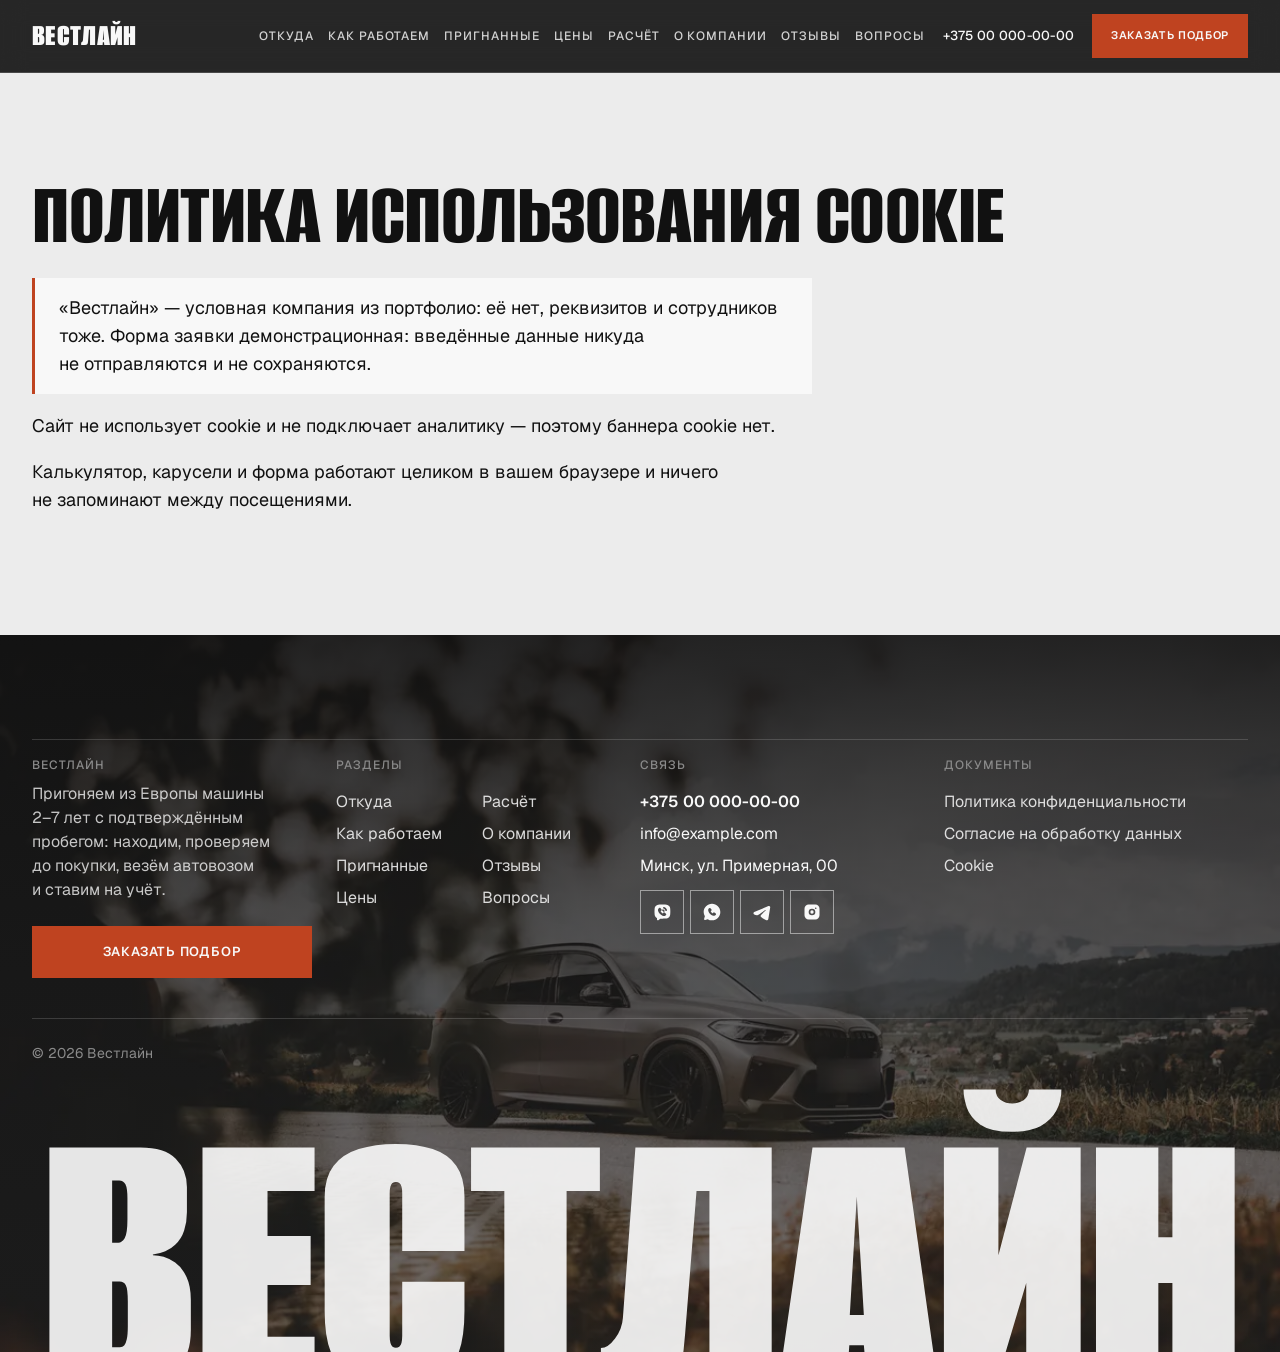
<file: legal/cookies.html>
<!doctype html>
<html lang="ru">
<head>
<meta charset="utf-8">
<meta name="viewport" content="width=device-width,initial-scale=1">
<!-- seo:start -->
<title>Политика использования cookie</title>
<meta name="robots" content="noindex, follow">
<!-- seo:end -->
<link rel="stylesheet" href="../assets/css/tokens.css">
<link rel="stylesheet" href="../assets/css/base.css?v=2026-10-07g">
</head>
<body>
<div data-include="header"><header class="site-header"><a class="site-header__name" href="../index.html">Вестлайн</a><a class="button button--small" href="../index.html#order">Заказать подбор</a></header></div>
<main class="container page-plain">
<h1>Политика использования cookie</h1>
<p class="legal-draft">«Вестлайн»&nbsp;— условная компания из&nbsp;портфолио: её нет, реквизитов и&nbsp;сотрудников тоже. Форма заявки демонстрационная: введённые данные никуда не&nbsp;отправляются и&nbsp;не&nbsp;сохраняются.</p>
<p>Сайт не&nbsp;использует cookie и&nbsp;не&nbsp;подключает аналитику&nbsp;— поэтому баннера cookie нет.</p>
<p>Калькулятор, карусели и&nbsp;форма работают целиком в&nbsp;вашем браузере и&nbsp;ничего не&nbsp;запоминают между посещениями.</p>
</main>
<div data-include="footer"></div>
<script src="../assets/js/config.js"></script>
<script src="../assets/js/header.js?v=2026-10-07f"></script>
<script src="../assets/js/header-stick.js"></script>
<script src="../assets/js/icons.js"></script>
<script src="../assets/js/footer.js?v=2026-10-07f"></script>
</body>
</html>
</file>
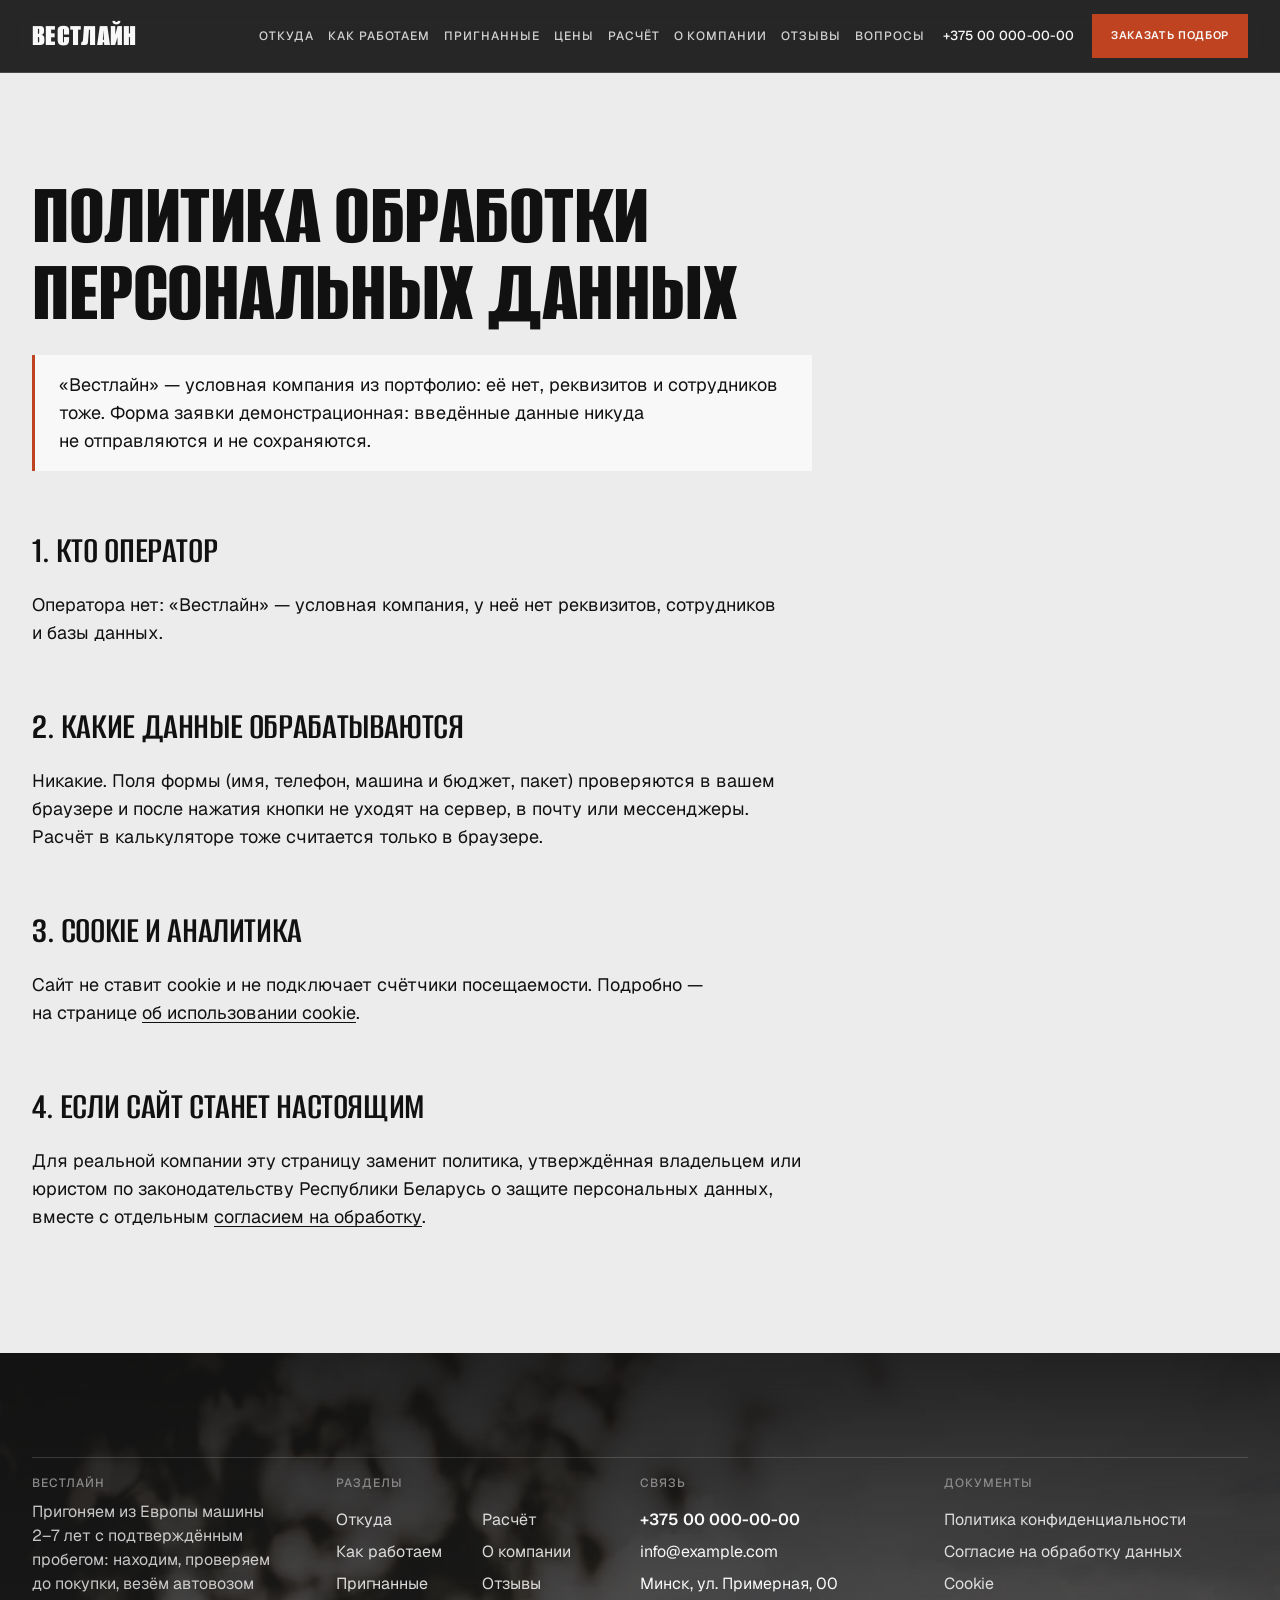
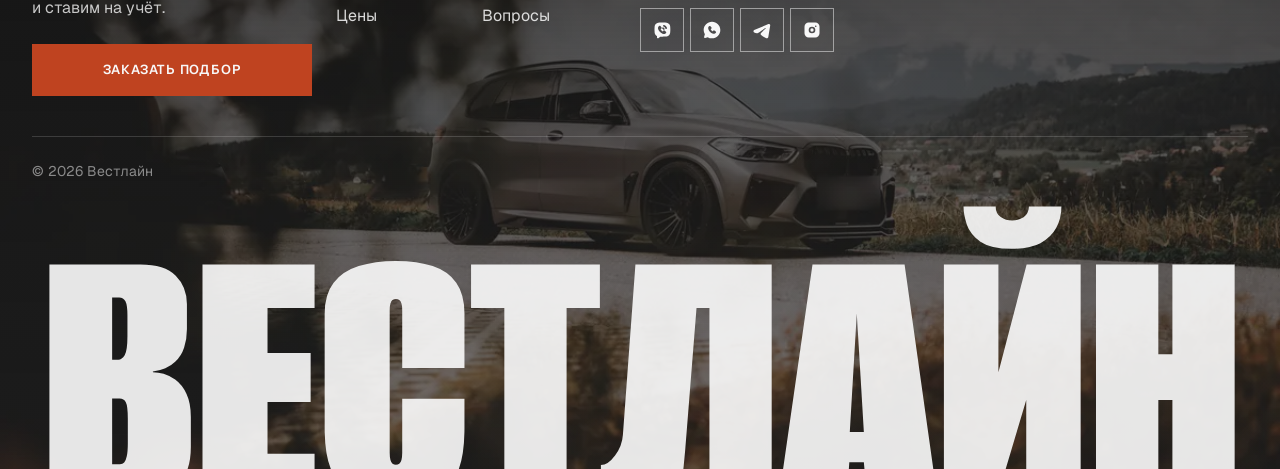
<file: legal/privacy.html>
<!doctype html>
<html lang="ru">
<head>
<meta charset="utf-8">
<meta name="viewport" content="width=device-width,initial-scale=1">
<!-- seo:start -->
<title>Политика обработки персональных данных</title>
<meta name="robots" content="noindex, follow">
<!-- seo:end -->
<link rel="stylesheet" href="../assets/css/tokens.css">
<link rel="stylesheet" href="../assets/css/base.css?v=2026-10-07g">
</head>
<body>
<div data-include="header"><header class="site-header"><a class="site-header__name" href="../index.html">Вестлайн</a><a class="button button--small" href="../index.html#order">Заказать подбор</a></header></div>
<main class="container page-plain">
<h1>Политика обработки персональных данных</h1>
<p class="legal-draft">«Вестлайн»&nbsp;— условная компания из&nbsp;портфолио: её нет, реквизитов и&nbsp;сотрудников тоже. Форма заявки демонстрационная: введённые данные никуда не&nbsp;отправляются и&nbsp;не&nbsp;сохраняются.</p>
<h2>1. Кто оператор</h2>
<p>Оператора нет: «Вестлайн»&nbsp;— условная компания, у&nbsp;неё нет реквизитов, сотрудников и&nbsp;базы данных.</p>
<h2>2. Какие данные обрабатываются</h2>
<p>Никакие. Поля формы (имя, телефон, машина и&nbsp;бюджет, пакет) проверяются в&nbsp;вашем браузере и&nbsp;после нажатия кнопки не&nbsp;уходят на&nbsp;сервер, в&nbsp;почту или мессенджеры. Расчёт в&nbsp;калькуляторе тоже считается только в&nbsp;браузере.</p>
<h2>3. Cookie и&nbsp;аналитика</h2>
<p>Сайт не&nbsp;ставит cookie и&nbsp;не&nbsp;подключает счётчики посещаемости. Подробно&nbsp;— на&nbsp;странице <a href="cookies.html">об&nbsp;использовании cookie</a>.</p>
<h2>4. Если сайт станет настоящим</h2>
<p>Для реальной компании эту страницу заменит политика, утверждённая владельцем или юристом по&nbsp;законодательству Республики Беларусь о&nbsp;защите персональных данных, вместе с&nbsp;отдельным <a href="consent.html">согласием на&nbsp;обработку</a>.</p>
</main>
<div data-include="footer"></div>
<script src="../assets/js/config.js"></script>
<script src="../assets/js/header.js?v=2026-10-07f"></script>
<script src="../assets/js/header-stick.js"></script>
<script src="../assets/js/icons.js"></script>
<script src="../assets/js/footer.js?v=2026-10-07f"></script>
</body>
</html>
</file>
<file: assets/css/tokens.css>
/* Значения из DESIGN.md: направление выбрано 2026-10-05 — вариант Б «Кадр», шрифты Alumni Sans + Geist (только два). */

/* Alumni Sans — заголовки, логотип, крупные цифры (OFL 1.1, ../fonts/OFL-alumni-sans.txt) */
@font-face { font-family: "Alumni Sans"; src: url("../fonts/alumni-sans-cyrillic-wght.woff2") format("woff2"); font-style: normal; font-weight: 100 900; font-display: swap; unicode-range: U+0301, U+0400-045F, U+0490-0491, U+04B0-04B1, U+2116; }
@font-face { font-family: "Alumni Sans"; src: url("../fonts/alumni-sans-latin-wght.woff2") format("woff2"); font-style: normal; font-weight: 100 900; font-display: swap; unicode-range: U+0000-00FF, U+0131, U+0152-0153, U+02BB-02BC, U+02C6, U+02DA, U+02DC, U+0304, U+0308, U+0329, U+2000-206F, U+20AC, U+2122, U+2191, U+2193, U+2212, U+2215, U+FEFF, U+FFFD; }
@font-face { font-family: "Alumni Sans"; src: url("../fonts/alumni-sans-cyrillic-italic-wght.woff2") format("woff2"); font-style: italic; font-weight: 100 900; font-display: swap; unicode-range: U+0301, U+0400-045F, U+0490-0491, U+04B0-04B1, U+2116; }
@font-face { font-family: "Alumni Sans"; src: url("../fonts/alumni-sans-latin-italic-wght.woff2") format("woff2"); font-style: italic; font-weight: 100 900; font-display: swap; unicode-range: U+0000-00FF, U+0131, U+0152-0153, U+02BB-02BC, U+02C6, U+02DA, U+02DC, U+0304, U+0308, U+0329, U+2000-206F, U+20AC, U+2122, U+2191, U+2193, U+2212, U+2215, U+FEFF, U+FFFD; }
/* Geist — текст, кнопки, меню, подписи, цифры одометра (OFL 1.1, ../fonts/OFL-geist.txt) */
@font-face { font-family: "Geist"; src: url("../fonts/geist-cyrillic-wght.woff2") format("woff2"); font-style: normal; font-weight: 100 900; font-display: swap; unicode-range: U+0301, U+0400-045F, U+0490-0491, U+04B0-04B1, U+2116; }
@font-face { font-family: "Geist"; src: url("../fonts/geist-latin-wght.woff2") format("woff2"); font-style: normal; font-weight: 100 900; font-display: swap; unicode-range: U+0000-00FF, U+0131, U+0152-0153, U+02BB-02BC, U+02C6, U+02DA, U+02DC, U+0304, U+0308, U+0329, U+2000-206F, U+20AC, U+2122, U+2191, U+2193, U+2212, U+2215, U+FEFF, U+FFFD; }

:root {
  /* Цвет: светлые и тёмные блоки чередуются, один акцент */
  --color-bg: #ECECEC;              /* светлый фон (S-2K) */
  --color-dark: #111111;            /* тёмный фон: первый экран и тёмные блоки */
  --color-surface: #F8F8F8;         /* поля формы, карточки на светлом */
  --color-text: #111111;            /* текст на светлом — 15,9:1 */
  --color-text-on-dark: #F8F8F8;    /* текст на тёмном — 18:1 */
  --color-muted: #5C5C5C;           /* подписи на светлом — 5,6:1 */
  --color-muted-on-dark: #8A8A8A;   /* подписи на тёмном — 5,5:1 */
  --color-accent: #BF4320;          /* кнопки, вторая строка заголовка, шкала одометра, панель формы; текстом на тёмном — 3,6:1, только крупно (от 24px) */
  --color-accent-hover: #A33618;    /* наведение на кнопку — темнее акцента */
  --color-accent-text: #F8F8F8;     /* текст на акценте — 4,9:1 */
  --color-line: rgb(17 17 17 / .12);         /* линии сетки на светлом */
  --color-line-on-dark: rgb(248 248 248 / .16); /* линии сетки на тёмном */

  /* Шрифты: только локальные файлы из site/assets/fonts; третьего шрифта нет (решение владельца) */
  --font-heading: "Alumni Sans", "Arial Narrow", sans-serif;
  --font-body: "Geist", system-ui, -apple-system, "Segoe UI", sans-serif;

  --text-base: 18px;
  --text-small: 15px;
  --text-caption: 12px;                        /* подписи и меню: Geist 500, заглавные, разрядка .08em */
  --text-h1: clamp(64px, 10vw, 168px);         /* h1 служебных страниц; заголовок первого экрана — во всю ширину, см. DESIGN.md */
  --text-h2: clamp(54px, 8vw, 150px);         /* заголовок блока — утверждение, Alumni Sans 600, акцентная часть курсивом */
  --text-lead: clamp(20px, 1.6vw, 26px);      /* вводный абзац блока */
  --caption-tracking: .08em;

  --space-1: 8px;
  --space-2: 16px;
  --space-3: 24px;
  --space-4: 40px;
  --space-5: 64px;
  --space-6: 104px;
  --space-section: clamp(56px, 5.6vw, 104px); /* отступ сверху и снизу — один для всех секций (меньше по правке 2026-10-06) */
  --curtain-h: clamp(110px, 18vh, 200px);     /* высота прямоугольников при смене фона между блоками */
  --header-h: 72px;                           /* высота закреплённой шапки; первый экран заходит под неё */
  --header-offset: 88px;                      /* высота закреплённой шапки + зазор: якоря и липкие колонки */
  /* Страница на всю ширину с полями --gutter: колонки содержимого совпадают с линиями сетки на любой ширине (журнал L6) */
  --gutter: clamp(16px, 2.5vw, 40px);         /* поля страницы и сетки из 4 колонок */
  --grid-columns: 4;                          /* видимая сетка; 2 колонки до 1100px */
  --radius: 0px;                              /* прямые углы у кнопок, полей и карточек */
  --control-height: 52px;
  --control-height-small: 44px;
  --transition: 200ms;
  --transition-soft: 500ms;                   /* наведение, смена цвета — без рывка */
  --ease: cubic-bezier(.22, 1, .36, 1);
}
/* 1280 и уже — плотнее (правка 2026-10-06; 1320 и шире владелец принял как есть) */
@media (max-width: 1280px) { :root { --space-section: clamp(44px, 4.4vw, 56px); --curtain-h: clamp(90px, 13vh, 140px); } }
/* 1100 и уже — заголовки, тексты и кнопки мельче (правка 2026-10-07: на 1100 h2 был 88px, текст 18px, кнопки 52px) */
@media (max-width: 1100px) { :root { --text-base: 16px; --text-small: 14px; --text-h2: clamp(40px, 6.4vw, 70px); --text-lead: 18px; --control-height: 44px; } }
@media (max-width: 600px) { :root { --text-lead: 17px; } }
</file>
<file: assets/css/base.css>
/* Общее оформление всех страниц. Значения — только из tokens.css. Композиция секций — по DESIGN.md.
   Здесь: основа, шапка, подвал, кнопки, форма, секции светлые/тёмные, сетка колонок, переход прямоугольниками. */
*, *::before, *::after { box-sizing: border-box; }
html { -webkit-text-size-adjust: 100%; scroll-padding-top: var(--header-offset); }   /* якорь не прячется под шапку */
/* main — overflow-x: clip: колонны переходов заходят за край на 1px (без щели), страница не сдвигается вбок; sticky при clip работает */
main { overflow-x: clip; }
@media (prefers-reduced-motion: no-preference) { html { scroll-behavior: smooth; } }   /* переход по меню — плавной прокруткой */
body { margin: 0; background: var(--color-bg); color: var(--color-text); font-family: var(--font-body); font-size: var(--text-base); line-height: 1.55; }
img, video { max-width: 100%; height: auto; display: block; }
button, input, textarea, select { font: inherit; }
.container { width: 100%; padding-inline: var(--gutter); }
h1, h2, h3 { font-family: var(--font-heading); font-weight: 800; text-transform: uppercase; line-height: .86; letter-spacing: -.005em; margin: 0 0 var(--space-3); text-wrap: balance; }
h1 { font-size: var(--text-h1); }
h2 { font-size: var(--text-h2); }
h3 { font-size: clamp(28px, 2.4vw, 40px); font-weight: 700; line-height: .9; }
/* Заголовок блока — утверждение: легче начертание, крупнее кегль, акцентная часть курсивом (как у S-2K) */
h2 { font-weight: 600; line-height: .84; letter-spacing: -.01em; }
h2 em { font-style: italic; font-weight: 600; color: var(--color-accent); }
p, li { max-width: 65ch; }
a { color: inherit; text-underline-offset: 3px; }
:focus-visible { outline: 2px solid var(--color-accent); outline-offset: 3px; }
.caption { font-family: var(--font-body); font-weight: 500; font-size: var(--text-caption); letter-spacing: var(--caption-tracking); text-transform: uppercase; line-height: 1.5; }
.nw { white-space: nowrap; }   /* диапазоны «3–5»: тире не переносится в начало строки и не отрывается от числа */
.visually-hidden { position: absolute; width: 1px; height: 1px; overflow: hidden; clip: rect(0 0 0 0); white-space: nowrap; }

/* Кнопки: прямые углы, Geist заглавными, без стрелок (правка 2026-10-06) */
.button { display: inline-flex; align-items: center; justify-content: center; gap: 14px; min-height: var(--control-height); padding: 0 26px; border: 1px solid transparent; border-radius: var(--radius); background: var(--color-accent); color: var(--color-accent-text); font-family: var(--font-body); font-weight: 600; font-size: 13px; letter-spacing: .06em; text-transform: uppercase; text-decoration: none; cursor: pointer; transition: background-color var(--transition-soft) var(--ease), border-color var(--transition-soft) var(--ease), color var(--transition-soft) var(--ease); }
.button--ghost { background: transparent; color: inherit; border-color: currentColor; }
.button--dark { background: var(--color-dark); color: var(--color-text-on-dark); }
.button--small { min-height: var(--control-height-small); padding: 0 18px; font-size: 11px; }
.button:disabled { opacity: .5; cursor: not-allowed; }
.cta-short { display: none; }

/* Шапка — одна на всех страницах, закреплена сверху. Над первым экраном (data-header-clear) прозрачная — класс is-clear
   ставит header-stick.js; после прокрутки — тёмная полупрозрачная. Без JS фон есть всегда. */
[data-include="header"] { position: sticky; top: 0; z-index: 30; color: var(--color-text-on-dark); background: rgb(17 17 17 / .9); -webkit-backdrop-filter: blur(12px); backdrop-filter: blur(12px); border-bottom: 1px solid var(--color-line-on-dark); transition: background-color .8s var(--ease), border-color .8s var(--ease); }
[data-include="header"].is-clear { background: transparent; border-bottom-color: transparent; -webkit-backdrop-filter: none; backdrop-filter: none; }
.site-header { display: flex; align-items: center; gap: 28px; min-height: var(--header-h); padding: 12px var(--gutter); }
.site-header__name { font-family: var(--font-heading); font-weight: 900; font-size: 32px; line-height: 1; letter-spacing: .01em; text-transform: uppercase; text-decoration: none; color: inherit; }
.site-header__nav { display: flex; gap: 22px; margin-left: auto; }
.site-header__nav a { font-weight: 500; font-size: var(--text-caption); letter-spacing: var(--caption-tracking); text-transform: uppercase; text-decoration: none; color: rgb(248 248 248 / .82); transition: color var(--transition-soft) var(--ease); }
.site-header__phone { font-weight: 500; font-size: 13px; letter-spacing: .02em; white-space: nowrap; }
/* Планшет и телефон: меню и телефон скрыты, остаются название и кнопка (одностраничный сайт — меню для телефона не нужно). */
@media (max-width: 1320px) { .site-header { gap: 18px; } .site-header__nav { gap: 14px; } }   /* 8 пунктов меню помещаются от 1101px без прокрутки вбок */
/* Бургер (правка 2026-10-07): до 1199px восемь пунктов не помещаются в строку — меню уходит в панель под шапкой.
   Панель — тот же nav: раскрывается сверху вниз (clip-path), пункты поднимаются по очереди. Без JS меню скрыто, как раньше. */
.site-header__burger, .site-header__nav-i, .site-header__nav-phone { display: none; }
@media (max-width: 1199px) {
  .site-header__name { margin-right: auto; }
  .site-header__nav { display: none; }
  .site-header__burger { display: grid; place-content: center; gap: 7px; flex: none; width: 44px; height: 44px; margin-right: -10px; padding: 0; border: 0; background: none; color: inherit; cursor: pointer; }
  .site-header__burger i { display: block; width: 24px; height: 2px; background: currentColor; transition: transform .8s var(--ease); }
  .is-menu-open .site-header__burger i:first-child { transform: translateY(4.5px) rotate(45deg); }
  .is-menu-open .site-header__burger i:last-child { transform: translateY(-4.5px) rotate(-45deg); }
  .is-menu-open { overflow: hidden; }   /* страница под панелью не прокручивается */
  .is-menu-open [data-include="header"] { background: var(--color-dark); border-bottom-color: var(--color-line-on-dark); }
  .js-menu .site-header__nav { position: absolute; top: 100%; left: 0; right: 0; display: grid; grid-template-columns: repeat(2, minmax(0, 1fr)); grid-template-rows: repeat(4, auto) auto; grid-auto-flow: column; align-content: start; gap: 0 var(--gutter); height: calc(100vh - var(--header-h)); height: calc(100svh - var(--header-h)); margin: 0; padding: var(--space-3) var(--gutter) var(--space-4); overflow-y: auto; background: var(--color-dark); visibility: hidden; clip-path: inset(0 0 100% 0); transition: clip-path .9s var(--ease), visibility 0s linear .9s; }
  .is-menu-open .site-header__nav { visibility: visible; clip-path: inset(0); transition: clip-path .9s var(--ease), visibility 0s; }
  .js-menu .site-header__nav a { display: flex; align-items: baseline; gap: 14px; padding: 14px 0; border-bottom: 1px solid var(--color-line-on-dark); font-family: var(--font-heading); font-weight: 600; font-size: 28px; line-height: .9; letter-spacing: 0; color: var(--color-text-on-dark); opacity: 0; transform: translateY(24px); transition: opacity .8s var(--ease), transform .8s var(--ease), color var(--transition-soft) var(--ease); }
  .is-menu-open .site-header__nav a { opacity: 1; transform: none; transition-delay: .15s; }
  .site-header__nav-i { display: inline; flex: none; width: 2.2em; font-family: var(--font-body); font-weight: 600; font-size: var(--text-caption); letter-spacing: var(--caption-tracking); color: var(--color-accent); }
  .js-menu .site-header__nav-phone { display: block; grid-column: 1 / -1; grid-row: 5; align-self: start; padding-top: var(--space-4); font-weight: 500; font-size: 18px; color: rgb(248 248 248 / .78); }
}
@media (max-width: 1100px) { .site-header__phone { display: none; } }
@media (max-width: 600px) { .js-menu .site-header__nav { grid-template-columns: 1fr; grid-template-rows: none; grid-auto-flow: row; } .js-menu .site-header__nav-phone { grid-row: auto; align-self: start; } .js-menu .site-header__nav a { padding: 12px 0; } }
/* Телефон: в кнопке шапки полный текст «Заказать подбор» и кнопка шире (правка 2026-10-07; короткое «Подбор» убрано) */
@media (max-width: 600px) { .site-header { gap: 14px; } .site-header__name { font-size: 28px; } .site-header .button { padding: 0 20px; } }
@media (max-width: 380px) { .site-header__name { font-size: 24px; } }
/* 479 и уже (правка 2026-10-07 на 390): кнопка шапки меньше — текст 10px, высота 36px */
@media (max-width: 479px) { .site-header .button { min-height: 36px; padding: 0 12px; font-size: 10px; } }
/* 767 и уже (правка 2026-10-07): пункты меню в бургере заметно мельче логотипа */
@media (max-width: 767px) { .js-menu .site-header__nav a { font-size: 22px; padding: 12px 0; } }
@media (max-width: 380px) { .js-menu .site-header__nav a { font-size: 20px; } }

/* Секции: светлые и тёмные чередуются, отступ один для всех. Снизу — запас под «занавес» следующего фона:
   прямоугольники поднимаются по пустому месту и не закрывают содержимое. */
.section { position: relative; padding: var(--space-section) var(--gutter) calc(var(--space-4) + var(--curtain-h)); }
/* Отступ между блоками одинаковый везде (правка 2026-10-06): запас снизу + отступ сверху следующего блока.
   Последний блок перед подвалом — без перехода прямоугольниками, но до текста подвала то же расстояние. */
:root { --block-gap: calc(var(--space-4) + var(--curtain-h) + var(--space-section)); --footer-pad: var(--space-6); }
.section--flat { padding-bottom: calc(var(--block-gap) - var(--footer-pad)); }
.theme-light { background: var(--color-bg); color: var(--color-text); --bg: var(--color-bg); --line: var(--color-line); --muted: var(--color-muted); }
.theme-dark { background: var(--color-dark); color: var(--color-text-on-dark); --bg: var(--color-dark); --line: var(--color-line-on-dark); --muted: var(--color-muted-on-dark); }
.wrap { position: relative; z-index: 1; }
.grid4 { display: grid; grid-template-columns: repeat(4, minmax(0, 1fr)); }
/* Видимая сетка из 4 колонок (Longbow): тонкие линии по полям страницы */
.has-lines { --grid-line: rgb(17 17 17 / .08); }
.has-lines.theme-dark { --grid-line: rgb(248 248 248 / .08); }
.has-lines::before { content: ""; position: absolute; inset: 0 var(--gutter); z-index: 0; pointer-events: none; background: linear-gradient(90deg, var(--grid-line) 1px, transparent 1px) 0 0 / 25% 100%; border-right: 1px solid var(--grid-line); }
/* Крестики на линиях сетки у верхнего края блока (S-2K) — чертёжная точность */
.has-lines::after { --plus: url("data:image/svg+xml,%3Csvg xmlns='http://www.w3.org/2000/svg' width='13' height='13'%3E%3Cpath d='M6 0h1v13H6zM0 6h13v1H0z'/%3E%3C/svg%3E");
  content: ""; position: absolute; top: clamp(20px, 2.2vw, 32px); left: calc(var(--gutter) - 6px); right: calc(var(--gutter) - 6px); height: 13px; z-index: 0; pointer-events: none; background: var(--plus-color, rgb(17 17 17 / .4));
  -webkit-mask: var(--plus) 0 0 / 13px no-repeat, var(--plus) 25% 0 / 13px no-repeat, var(--plus) 50% 0 / 13px no-repeat, var(--plus) 75% 0 / 13px no-repeat, var(--plus) 100% 0 / 13px no-repeat;
          mask: var(--plus) 0 0 / 13px no-repeat, var(--plus) 25% 0 / 13px no-repeat, var(--plus) 50% 0 / 13px no-repeat, var(--plus) 75% 0 / 13px no-repeat, var(--plus) 100% 0 / 13px no-repeat; }
.has-lines.theme-dark::after { --plus-color: rgb(248 248 248 / .42); }
/* Текст шире одной колонки — на подложке цвета фона: линии сетки проходят за ним, а не через буквы */
.on-bg { background: var(--bg); }
/* Номер и название блока над заголовком: номер — в первой колонке, название — во второй */
.kicker { display: grid; grid-template-columns: repeat(4, minmax(0, 1fr)); margin: 0 0 var(--space-4); max-width: none; font-weight: 500; font-size: var(--text-caption); letter-spacing: var(--caption-tracking); text-transform: uppercase; line-height: 1.4; color: var(--muted); }
.kicker b { font-weight: 600; color: var(--color-accent); }
.kicker span { padding-left: 12px; }
/* Заголовок блока во всю ширину, вводный текст — в колонках 3–4 под ним. Вариант --split: заголовок слева, текст справа по нижней линии */
.sec-head { display: grid; grid-template-columns: repeat(4, minmax(0, 1fr)); align-items: end; margin-bottom: var(--space-5); }
.sec-head:has(> h2:only-child) { margin-bottom: var(--space-4); }
.sec-head h2 { grid-column: 1 / -1; margin: 0; max-width: 15em; }
.sec-head__lead { grid-column: 3 / 5; margin: var(--space-2) 0 0; padding-right: var(--space-3); max-width: 36em; font-size: var(--text-lead); line-height: 1.4; background: var(--bg); }
.sec-head--split h2 { grid-column: 1 / 3; padding-right: var(--space-4); }
.sec-head--split .sec-head__lead { margin-top: 0; }
.sec-head__note { display: block; margin-top: 14px; font-size: var(--text-small); line-height: 1.5; color: var(--muted); }
@media (max-width: 1100px) {
  .has-lines::before { background-size: 50% 100%; }
  .has-lines::after { -webkit-mask: var(--plus) 0 0 / 13px no-repeat, var(--plus) 50% 0 / 13px no-repeat, var(--plus) 100% 0 / 13px no-repeat; mask: var(--plus) 0 0 / 13px no-repeat, var(--plus) 50% 0 / 13px no-repeat, var(--plus) 100% 0 / 13px no-repeat; }
  /* Номер, название, заголовок и вводный текст блока — по одной левой линии (правка 2026-10-07) */
  .kicker { display: flex; gap: 12px; margin-bottom: var(--space-3); }
  .kicker span { padding-left: 0; }
  .sec-head { margin-bottom: var(--space-4); }
  .sec-head h2, .sec-head--split h2 { grid-column: 1 / -1; padding-right: 0; }
  .sec-head__lead, .sec-head--split .sec-head__lead { grid-column: 1 / -1; max-width: none; margin-top: var(--space-2); padding-right: 0; }
}

/* Смена фона (S-2K): фон следующего блока поднимается большими прямоугольниками по колонкам сетки, по очереди,
   вслед за прокруткой, и закрывает низ текущего блока; в конце край ровный. Высоту колонок ведёт home.js.
   Колонки совпадают с линиями сетки: крайние включают поля страницы. Линии следующего блока продолжаются на прямоугольниках. */
.edge, .stair { --col: calc((100% - 2 * var(--gutter)) / 4); grid-template-columns: calc(var(--gutter) + var(--col)) var(--col) var(--col) calc(var(--gutter) + var(--col)); pointer-events: none; }
.edge { position: absolute; left: 0; right: 0; bottom: -1px; z-index: 3; display: grid; align-items: end; height: calc(var(--curtain-h) + 1px); }
:is(.edge, .stair) i { height: 100%; background: var(--edge-color, var(--color-bg)); transform-origin: 50% 100%; }
:is(.edge, .stair) i + i { box-shadow: inset 1px 0 0 var(--edge-line, transparent); }
:is(.edge, .stair) i:not(:last-child) { margin-right: -1px; }   /* колонна заходит на соседнюю на 1px: без щели, сквозь которую просвечивает фон (правка 2026-10-06) */
:is(.edge, .stair) i:first-child { background: linear-gradient(90deg, transparent var(--gutter), var(--edge-line, transparent) var(--gutter), var(--edge-line, transparent) calc(var(--gutter) + 1px), transparent calc(var(--gutter) + 1px)), var(--edge-color, var(--color-bg)); }
:is(.edge, .stair) i:last-child { background: linear-gradient(270deg, transparent var(--gutter), var(--edge-line, transparent) var(--gutter), var(--edge-line, transparent) calc(var(--gutter) + 1px), transparent calc(var(--gutter) + 1px)), var(--edge-color, var(--color-bg)); }
.edge--light, .stair--light { --edge-color: var(--color-bg); --edge-line: rgb(17 17 17 / .08); }
.edge--dark, .stair--dark { --edge-color: var(--color-dark); --edge-line: rgb(248 248 248 / .08); }

/* Закрепление и «лестница» (S-2K, правка 2026-10-06): кадр (.pin__stage) останавливается на экране, а фон следующего блока
   поднимается поверх него четырьмя колоннами по сетке — левая первой — и закрывает кадр целиком; дальше страница идёт как обычно.
   Длину остановки (.pin__space) и подъём колонн ведёт home.js. Без JS и при reduced motion кадр не закрепляется и не закрывается. */
.pin { position: relative; }
.pin__space, .stair { display: none; }
.js-pin .pin__stage { position: sticky; top: 0; }
.js-pin .pin__space { display: block; height: 90vh; }
.stair { position: absolute; inset: 0; z-index: 4; }
.js-pin .stair { display: grid; }
.js-pin .stair i { transform: translateY(101%); will-change: transform; }
/* Все стыки блоков — тем же приёмом (правка 2026-10-07, референс S-2K): блок останавливается, колонны цвета следующего блока
   закрывают его целиком. Обёртку .pin--block ставит home.js; прежняя полоса .edge остаётся только без JS и при reduced motion. */
.stair { overflow: clip; }   /* колонны в покое — под блоком: не удлиняют страницу */
.js-pin .pin--block > .section { isolation: isolate; }   /* колонны остаются под следующим блоком */
.js-pin .pin--block .edge { display: none; }
@media (max-width: 1100px) {
  .edge, .stair { --col: calc((100% - 2 * var(--gutter)) / 2); grid-template-columns: calc(var(--gutter) + var(--col)) calc(var(--gutter) + var(--col)); }
  :is(.edge, .stair) i:nth-child(n+3) { display: none; }
  :is(.edge, .stair) i:nth-child(2) { background: linear-gradient(270deg, transparent var(--gutter), var(--edge-line, transparent) var(--gutter), var(--edge-line, transparent) calc(var(--gutter) + 1px), transparent calc(var(--gutter) + 1px)), var(--edge-color, var(--color-bg)); }
}

/* Подвал: тёмное фото машины, содержимое в 4 колонки, внизу — название во всю ширину */
.site-footer { position: relative; overflow: hidden; background: var(--color-dark); color: var(--color-text-on-dark); isolation: isolate; }
.site-footer::before { content: ""; position: absolute; inset: 0; z-index: -1; background: linear-gradient(180deg, rgb(17 17 17 / .92) 0%, rgb(17 17 17 / .7) 45%, rgb(17 17 17 / .55) 100%), url("../../img/footer-x5m-1200.webp") center 62% / cover no-repeat; background: linear-gradient(180deg, rgb(17 17 17 / .92) 0%, rgb(17 17 17 / .7) 45%, rgb(17 17 17 / .55) 100%), image-set(url("../../img/footer-x5m-1200.webp") 1x, url("../../img/footer-x5m-2400.webp") 2x) center 62% / cover no-repeat; }
.site-footer__inner { display: grid; grid-template-columns: repeat(4, minmax(0, 1fr)); gap: var(--space-4) 0; padding: var(--footer-pad) var(--gutter) var(--space-4); }
.site-footer__inner > * { padding-right: var(--space-3); }
/* Единая схема колонок (правка 2026-10-06): общая линия сверху, подпись, затем содержимое одним кеглем 16px и шагом 8px */
.site-footer__brand, .site-footer__col { padding-top: var(--space-2); border-top: 1px solid var(--color-line-on-dark); }
.site-footer__name { margin: 0 0 12px; font-family: var(--font-heading); font-weight: 900; font-size: 40px; line-height: 1; text-transform: uppercase; }
.site-footer__brand { display: grid; grid-template-columns: minmax(0, 34ch); align-content: start; font-size: 16px; }   /* кнопка — по ширине абзаца (правка 2026-10-06) */
.site-footer__tagline { margin: 0 0 var(--space-3); color: rgb(248 248 248 / .78); font-size: 16px; line-height: 1.5; }
.site-footer__col { display: flex; flex-direction: column; align-items: flex-start; gap: 8px; font-size: 16px; line-height: 1.5; }
.site-footer__col--nav { display: grid; grid-template-columns: repeat(2, max-content); grid-template-rows: repeat(5, auto); grid-auto-flow: column; justify-content: start; align-content: start; gap: 8px var(--space-4); }   /* разделы — в две колонки по четыре */
.site-footer__col--nav .site-footer__head { grid-column: 1 / -1; }
.site-footer__col a { text-decoration: none; color: rgb(248 248 248 / .86); transition: color var(--transition-soft) var(--ease); }
.site-footer__head { margin: 0 0 8px; line-height: 1.5; font-weight: 500; font-size: var(--text-caption); letter-spacing: var(--caption-tracking); text-transform: uppercase; color: var(--color-muted-on-dark); }
.site-footer__phone { font-weight: 600; }
.site-footer__msg { display: flex; flex-wrap: wrap; gap: 6px; margin-top: 4px; }
.site-footer__msg a { display: grid; place-items: center; min-width: 44px; height: 44px; padding: 0 12px; border: 1px solid var(--color-line-on-dark); font-size: var(--text-caption); font-weight: 500; letter-spacing: var(--caption-tracking); text-transform: uppercase; transition: color var(--transition-soft) var(--ease), border-color var(--transition-soft) var(--ease), background-color var(--transition-soft) var(--ease); }
.site-footer__msg a.is-icon { width: 44px; padding: 0; border-color: rgb(248 248 248 / .5); color: var(--color-text-on-dark); }   /* залитая иконка в квадрате-обводке (правка 2026-10-06) */
.site-footer__msg svg, .contacts__link svg { width: 20px; height: 20px; fill: currentColor; }
.site-footer__bottom { grid-column: 1 / -1; padding-top: var(--space-3); border-top: 1px solid var(--color-line-on-dark); color: var(--color-muted-on-dark); font-size: 14px; }
.site-footer__bottom p { margin: 0; }
a.site-footer__home { color: inherit; text-decoration: none; }   /* «Вестлайн» и логотип внизу — ссылки на первый экран главной, вид прежний */
.site-footer__word { display: block; text-decoration: none; margin: 0 0 -.17em; padding: 0 var(--gutter); font-family: var(--font-heading); font-weight: 900; font-size: 30.6vw; line-height: .8; letter-spacing: -.01em; text-transform: uppercase; text-align: center; white-space: nowrap; color: rgb(248 248 248 / .92); user-select: none; }
/* 1100 и уже (правка 2026-10-07 «всё вразброс, очень длинный»): две строки по две колонки по сетке —
   «Вестлайн» и «Связь», под ними «Разделы» и «Документы»; колонки в строке начинаются на одной линии */
@media (max-width: 1100px) {
  .site-footer__inner { grid-template-columns: 1fr 1fr; gap: var(--space-4) 0; padding-bottom: var(--space-3); }
  .site-footer__brand { grid-template-columns: minmax(0, 34ch); }
  .site-footer__brand, .site-footer__col, .site-footer__inner > * { font-size: 15px; }
  .site-footer__col--contacts { grid-column: 2; grid-row: 1; }
  .site-footer__col--nav { grid-column: 1; grid-row: 2; gap: 6px var(--space-4); }
  .site-footer__col--legal { grid-column: 2; grid-row: 2; gap: 6px; }
  .site-footer__bottom { grid-row: 3; padding-top: var(--space-2); font-size: 13px; }
  .site-footer__tagline { margin-bottom: var(--space-2); font-size: 15px; }
}
/* 768 и уже (правка 2026-10-07): верхней линии подвала нет — вместе с полем под ней; отступ заявка → текст подвала как между блоками */
@media (max-width: 768px) { .site-footer__brand, .site-footer__col--contacts { padding-top: 0; border-top: 0; } }
/* Телефон (правка 2026-10-07 «очень длинный», «криво»): как на 601 — две строки по две колонки от средней линии сетки;
   разделы — одним столбиком, мессенджеры — в ряд по ширине колонки */
@media (max-width: 600px) {
  .site-footer__inner { gap: var(--space-4) 0; }
  .site-footer__inner > * { padding-right: var(--space-2); }
  .site-footer__brand, .site-footer__col, .site-footer__inner > * { font-size: 14px; }
  .site-footer__tagline { font-size: 14px; line-height: 1.45; }
  .site-footer__brand .button { padding: 0 10px; }
  .site-footer__col--nav { grid-template-columns: max-content; grid-template-rows: none; grid-auto-flow: row; gap: 6px; }
  .site-footer__msg { display: grid; grid-template-columns: repeat(4, minmax(0, 44px)); gap: 6px; width: 100%; }
  .site-footer__msg a.is-icon { width: auto; min-width: 0; height: auto; min-height: 34px; aspect-ratio: 1; align-self: start; }   /* без растягивания — Safari не сплющивает квадрат (правка 2026-10-07) */
}
/* 389 и уже (правка 2026-10-07 на 360 — «переверстай»): «Вестлайн» и «Связь» — на всю ширину, кнопка — на всю ширину содержимого;
   «Разделы» и «Документы» — рядом */
@media (max-width: 389px) {
  .site-footer__brand, .site-footer__col--contacts { grid-column: 1 / -1; }
  .site-footer__brand { grid-row: 1; grid-template-columns: minmax(0, 1fr); padding-right: 0; }
  .site-footer__col--contacts { grid-row: 2; padding-top: var(--space-2); border-top: 1px solid var(--color-line-on-dark); }
  .site-footer__col--nav { grid-row: 3; } .site-footer__col--legal { grid-row: 3; } .site-footer__bottom { grid-row: 4; }
  .site-footer__brand .button { width: 100%; }
  .site-footer__msg { grid-template-columns: repeat(4, 44px); }
}
/* 767 и уже (правка 2026-10-07): под формой заявки светлое поле и над текстом подвала тёмное — поровну, половина отступа между блоками */
@media (max-width: 767px) {
  :root { --footer-pad: calc(var(--block-gap) / 2); }
  .section--flat { padding-bottom: calc(var(--block-gap) / 2); }
  .site-footer__brand .site-footer__head { margin-bottom: 16px; }   /* первая строка текста — на одной линии с телефоном в «Связи» (там подпись + зазор колонки 8px) */
}

/* Мессенджеры (контакты в блоке заявки): иконками — icons.js; без JS — подписи */
.contacts { display: flex; flex-wrap: wrap; gap: var(--space-1); list-style: none; margin: 0; padding: 0; }
.contacts__link { display: inline-flex; align-items: center; min-height: var(--control-height-small); padding: 8px var(--space-2); border: 1px solid currentColor; border-radius: var(--radius); color: inherit; font-weight: 500; font-size: var(--text-caption); letter-spacing: var(--caption-tracking); text-transform: uppercase; text-decoration: none; transition: background-color var(--transition-soft) var(--ease), color var(--transition-soft) var(--ease); }
.contacts__link.is-icon { justify-content: center; width: 52px; min-height: 52px; padding: 0; border-color: var(--color-dark); color: var(--color-dark); }   /* залитая иконка в квадрате-обводке (правка 2026-10-06) */
.contacts__link.is-icon svg { width: 22px; height: 22px; }

/* Форма: поля светлые, прямые углы */
.form { display: grid; gap: var(--space-2); }
.form label { display: grid; gap: 6px; font-weight: 500; font-size: 14px; }
.form input, .form textarea, .form select { width: 100%; min-height: var(--control-height); padding: 13px 16px; border: 1px solid transparent; border-radius: var(--radius); background: var(--color-surface); color: var(--color-text); font-size: 16px; }
.form textarea { min-height: 96px; resize: vertical; }
.form input:focus-visible, .form textarea:focus-visible, .form select:focus-visible { outline: 2px solid var(--color-dark); outline-offset: 0; }
.form .form__consent { display: flex; gap: 10px; align-items: flex-start; font-weight: 400; font-size: 14px; line-height: 1.45; }
.form .form__consent input { width: 20px; min-height: 0; height: 20px; margin: 1px 0 0; flex: none; accent-color: var(--color-dark); }
.form__note, [data-form-status] { margin: 0; font-size: 14px; }
[data-form-status]:empty { display: none; }

.cookie-banner { position: fixed; left: var(--space-2); right: var(--space-2); bottom: var(--space-2); z-index: 50; display: flex; flex-wrap: wrap; gap: var(--space-2); align-items: center; max-width: 720px; margin-inline: auto; padding: var(--space-2) var(--space-3); border: 1px solid var(--color-line); background: var(--color-surface); font-size: var(--text-small); }
.cookie-banner p { margin: 0; flex: 1 1 260px; }

/* Служебные страницы (юридические, 404) */
.page-plain { padding-block: var(--space-6); }
.page-plain h1 { font-size: clamp(56px, 7vw, 112px); }
.page-plain h2 { margin-top: var(--space-5); font-size: clamp(32px, 3vw, 48px); }
.legal-draft { padding: var(--space-2) var(--space-3); border-left: 3px solid var(--color-accent); background: var(--color-surface); }

@media (hover: hover) {
  .button:not(:disabled):hover { background: var(--color-accent-hover); }
  .button--ghost:not(:disabled):hover { background: rgb(128 128 128 / .14); }
  .button--dark:not(:disabled):hover { background: #2a2a2a; }
  .site-header__nav a:hover, .js-menu .site-header__nav a:hover, .site-footer__col a:hover { color: var(--color-accent); }
  .site-footer__msg a:hover, .site-footer__msg a.is-icon:hover { color: var(--color-accent); border-color: var(--color-accent); }
  .contacts__link:hover { background: var(--color-dark); color: var(--color-text-on-dark); }
  a:hover { text-decoration-thickness: 2px; }
}
@media (prefers-reduced-motion: reduce) {
  *, *::before, *::after { transition-duration: .01ms !important; animation-duration: .01ms !important; scroll-behavior: auto !important; }
}
</file>
<file: assets/css/reveal.css>
/* Появление при прокрутке. Класс js-reveal ставит скрипт — без JS всё видно. */
.js-reveal [data-reveal] { opacity: 0; transform: translateY(24px); }
.js-reveal [data-reveal].is-visible { opacity: 1; transform: none; transition: opacity .9s var(--ease, ease), transform .9s var(--ease, ease); }
@media (prefers-reduced-motion: reduce) {
  .js-reveal [data-reveal] { opacity: 1; transform: none; transition: none; }
}
</file>
<file: assets/css/home.css>
/* Главная «Вестлайн». Значения — из tokens.css, решения — DESIGN.md. Общие шапка, подвал, кнопки, форма — base.css. */

/* ---------- 0. Прелоадер: одометр на тёмном экране; уходит вверх колоннами по сетке (preloader.js) ---------- */
.preloader { display: none; position: fixed; inset: 0; z-index: 100; place-items: center; color: var(--color-text-on-dark); }
.is-preloading .preloader, .preloader.is-out { display: grid; }
html.is-preloading, html.is-preloading body { overflow: hidden; }
.is-preloading .rise, .is-preloading .hero__bg img { animation-play-state: paused; }   /* первый экран оживает, когда прелоадер уходит */
.preloader__cols { --col: calc((100% - 2 * var(--gutter)) / 4); position: absolute; inset: 0; display: grid; grid-template-columns: calc(var(--gutter) + var(--col)) var(--col) var(--col) calc(var(--gutter) + var(--col)); }
.preloader__cols i { background: var(--color-dark); transition: transform .95s cubic-bezier(.76, 0, .24, 1); }
.preloader__cols i + i { box-shadow: inset 1px 0 0 rgb(248 248 248 / .07); }
.preloader__cols i:not(:last-child) { margin-right: -1px; }
.preloader__cols i:nth-child(2) { transition-delay: .07s; } .preloader__cols i:nth-child(3) { transition-delay: .14s; } .preloader__cols i:nth-child(4) { transition-delay: .21s; }
.preloader.is-out .preloader__cols i { transform: translateY(-101%); }
.preloader__odo { position: relative; z-index: 1; width: min(78vw, 380px); transition: opacity .8s var(--ease), transform .8s var(--ease); }
.preloader__odo .odo__digits { font-size: clamp(32px, 3.4vw, 46px); }
.preloader__odo .odo__label { font-size: 14px; transition: color .8s var(--ease); }
.preloader.is-done .odo__label { color: var(--color-text-on-dark); }
.preloader.is-out .preloader__odo { opacity: 0; transform: translateY(-48px); }
@media (max-width: 1100px) { .preloader__cols { --col: calc((100% - 2 * var(--gutter)) / 2); grid-template-columns: calc(var(--gutter) + var(--col)) calc(var(--gutter) + var(--col)); } .preloader__cols i:nth-child(n+3) { display: none; } }

/* ---------- 1. Первый экран ---------- */
.pin--hero { margin-top: calc(-1 * var(--header-h) - 1px); }   /* первый экран заходит под шапку */
.hero { position: relative; height: max(100svh, 760px); overflow: hidden; display: grid; grid-template-columns: minmax(0, 1fr); grid-template-rows: auto 1fr; padding: 0 var(--gutter) 26px; isolation: isolate; }
.hero__bg { position: absolute; inset: 0; z-index: -2; margin: 0; }
.hero__bg img { width: 100%; height: 100%; object-fit: cover; object-position: 50% 60%; transform: scale(1.04); animation: drift 9s var(--ease) forwards; }
@keyframes drift { to { transform: scale(1); } }
/* Затемнение: сверху и слева — под заголовок и абзац, снизу — под кнопки и одометр; середина — машина без текста */
.hero__bg::after { content: ""; position: absolute; inset: 0; background:
    linear-gradient(180deg, rgb(17 17 17 / .75) 0%, rgb(17 17 17 / .25) 38%, rgb(17 17 17 / 0) 55%, rgb(17 17 17 / .55) 78%, rgb(17 17 17 / .92) 100%),
    linear-gradient(90deg, rgb(17 17 17 / .55) 0%, rgb(17 17 17 / .15) 45%, rgb(17 17 17 / 0) 65%); }
/* Сетка 4 колонки поверх кадра — почти незаметная */
.hero::before { content: ""; position: absolute; inset: 0 var(--gutter); z-index: -1; pointer-events: none; background: linear-gradient(90deg, rgb(248 248 248 / .07) 1px, transparent 1px) 0 0 / 25% 100%; border-right: 1px solid rgb(248 248 248 / .07); }

/* Заголовок — около половины ширины одной строкой (журнал L4). Размер от ширины колонки (cqw):
   «Авто из Европы» в Alumni Sans 800 = 5,10 em. Вторая строка — акцентом, 0,42 от первой. */
.hero__top { padding-top: calc(var(--header-h) + 60px); container-type: inline-size; }
.hero__title { --h: clamp(72px, 10.5cqw, 184px); margin: 0; letter-spacing: -.005em; white-space: nowrap; text-wrap: initial; line-height: 1; }
.hero__title .t1 { display: block; font-size: var(--h); line-height: .82; }
.hero__title .t2 { display: block; margin-top: .22em; font-weight: 700; font-style: italic; font-size: calc(var(--h) * .42); line-height: .9; color: var(--color-accent); }
.hero__title br { display: none; }

.hero__mid { display: grid; grid-template-columns: repeat(4, minmax(0, 1fr)); align-items: end; padding: 40px 0 48px; }
/* Абзац и кнопки — ровно в первой колонке фоновой сетки, от линии до линии (журнал L6) */
.hero__text { grid-column: 1; display: grid; gap: 24px; }
.hero__lead { margin: 0; padding-right: 16px; line-height: 1.5; max-width: none; color: rgb(248 248 248 / .9); }   /* отступ — чтобы строки не касались линии колонки */
.hero__ctas { display: grid; gap: 10px; }
/* Доказательства — одной группой в колонке 4, от линии до линии (правка 2026-10-06): пробег и две гарантии */
.hero__proof { grid-column: 4; display: grid; gap: 20px; min-width: 0; }
.hero__proof .odo { width: 100%; max-width: 260px; justify-self: center; }
.hero__guar { list-style: none; margin: 0; padding: 16px 0 0 16px; border-top: 1px solid var(--color-line-on-dark); display: grid; gap: 10px; font-size: 14px; line-height: 1.4; color: rgb(248 248 248 / .8); }   /* отступ слева — чтобы строки не касались линии колонки */
.hero__guar li { display: grid; grid-template-columns: 14px 1fr; max-width: none; }
.hero__guar li::before { content: ""; width: 6px; height: 6px; margin-top: 7px; background: var(--color-accent); }

/* Одометр: дуга из штрихов, заполненная часть — акцентом (штрихи рисует home.js) */
.odo { position: relative; display: grid; place-items: end center; color: var(--color-text-on-dark); }
.odo__gauge { display: block; width: 100%; height: auto; overflow: visible; }
.odo__read { position: absolute; left: 0; right: 0; bottom: 0; text-align: center; }
.odo__label { display: block; margin-bottom: 6px; font-size: 13px; color: rgb(248 248 248 / .7); }
.odo__digits { display: inline-flex; font-weight: 500; font-size: clamp(24px, 2vw, 32px); font-variant-numeric: tabular-nums; letter-spacing: .04em; line-height: 1.1; vertical-align: bottom; }
.odo__digits i { font-style: normal; display: inline-block; min-width: .6em; }
/* Барабаны одометра (home.js): каждая цифра — лента 0–9, прокручивается до своей цифры, младшие делают больше оборотов */
.odo__digits .dg { height: 1.1em; overflow: hidden; text-align: center; }
.odo__digits .dg span { display: block; transition: transform 2.2s cubic-bezier(.2, .7, .1, 1); }
.odo__digits .dg b { display: block; height: 1.1em; font-weight: inherit; }
.odo__digits .gap { width: .32em; }
.odo__unit { margin-left: 8px; font-weight: 600; font-size: 12px; letter-spacing: .1em; text-transform: uppercase; color: var(--color-accent); }
[data-gauge] .tick { stroke: currentColor; stroke-width: 1.3; opacity: .32; transition: stroke .35s var(--ease), opacity .35s var(--ease), stroke-width .35s var(--ease); }
[data-gauge].is-on .tick--on { stroke: var(--color-accent); opacity: 1; }
/* «Стрелка» — светлый штрих на конце шкалы; после прогона приборов мягко дышит */
[data-gauge].is-on .tick--head { stroke: var(--color-text-on-dark); opacity: 1; stroke-width: 2.4; }
.odo.is-idle .tick--head { animation: needle 2.8s ease-in-out infinite; }
@keyframes needle { 50% { opacity: .45; } }

/* Плавное появление первого экрана (1 с) — один раз при загрузке */
.rise { opacity: 0; transform: translateY(28px); animation: rise 1s var(--ease) forwards; }
@keyframes rise { to { opacity: 1; transform: none; } }

/* ---------- 2. Откуда машины: манифест крупно со второй колонки, фото во всю ширину экрана, источники по колонкам ---------- */
.source__manifest { margin: var(--space-5) 0 0 25%; max-width: 24em; font-size: clamp(26px, 2.9vw, 50px); line-height: 1.12; letter-spacing: -.015em; background: var(--bg); text-wrap: pretty; }
/* Фото стоянки (правка 2026-10-06): при прокрутке окно фото растёт от колонок 2–3 до всего экрана, кадр останавливается,
   и светлый фон поднимается поверх него колоннами — как переход первого экрана. Окно и подъём ведёт home.js. */
.pin--photo { margin: var(--space-5) calc(-1 * var(--gutter)) 0; }
.source__photo { position: relative; z-index: 1; margin: 0 0 var(--space-5); aspect-ratio: 21 / 9; overflow: hidden; }
.source__frame { position: absolute; inset: 0; overflow: hidden; }
.source__photo img { width: 100%; height: 100%; object-fit: cover; object-position: 50% 55%; }
.js-pin .source__photo { aspect-ratio: auto; height: 100vh; height: 100svh; margin: 0; }
.js-pin .source__frame { will-change: clip-path; }
.js-pin .source__photo img { will-change: transform; }
.js-pin .pin--photo { margin-bottom: 0; }
.js-pin .pin--photo + .wrap { padding-top: var(--space-4); }   /* наезд на кадр (отрицательный отступ сверху) ставит home.js */
/* 767 и уже (правка 2026-10-07: «открывается странно и коряво»): фото — обычная картинка 4:3 на всю ширину, в кадре ряд машин;
   без остановки, роста окна и колонн. Класс .is-flat ставит home.js, он же ведёт мягкий отъезд картинки за прокруткой. */
.js-pin .pin--photo.is-flat .source__photo { position: relative; height: auto; aspect-ratio: 4 / 3; }
.js-pin .pin--photo.is-flat :is(.stair, .pin__space) { display: none; }
.js-pin .pin--photo.is-flat .source__frame { will-change: auto; }
.pin--photo.is-flat .source__photo img { object-position: 20% 50%; transform-origin: 30% 62%; }
.js-pin #source { scroll-margin-top: calc(-1 * var(--header-offset)); }   /* по пункту меню «Откуда» — блок от самого верха: первый экран закрыт целиком */
.source__list { list-style: none; margin: 0 0 var(--space-5); padding: 0; }
.source__list li { max-width: none; padding-right: var(--space-4); }
.source__i { display: block; margin-bottom: var(--space-3); font-weight: 600; font-size: var(--text-caption); letter-spacing: var(--caption-tracking); color: var(--color-accent); }
.source__list h3 { margin-bottom: 14px; font-size: clamp(30px, 2.4vw, 40px); }
.source__list p { margin: 0; font-size: 16px; line-height: 1.5; color: var(--muted); }
.source__num { display: block; margin-bottom: 10px; font-family: var(--font-heading); font-weight: 600; font-size: clamp(72px, 6.4vw, 112px); line-height: .8; white-space: nowrap; }
.source__num small { margin-left: 8px; font-family: var(--font-body); font-weight: 600; font-size: .2em; letter-spacing: .04em; text-transform: uppercase; }
/* Строка стран: маршрут по клеткам сетки — акцентная линия идёт от Германии к Минску вслед за прокруткой,
   страна загорается, когда линия до неё дошла (home.js). Без JS все страны видны сразу. */
.trip__label { margin: 0 0 var(--space-3); color: var(--muted); }
.trip__grid { list-style: none; margin: 0; padding: 0; row-gap: 34px; }   /* зазор между рядами, а не поле в клетке: под последним рядом лишней высоты нет */
.trip__stop { position: relative; max-width: none; min-width: 0; padding: 20px 20px 0 0; border-top: 1px solid var(--line); background: var(--bg); }
.trip__stop::before { content: ""; position: absolute; left: 0; right: 0; top: -2px; height: 3px; background: var(--color-accent); transform: scaleX(var(--fill, 1)); transform-origin: 0 50%; }
.trip__code { display: block; margin-bottom: 16px; font-weight: 600; font-size: var(--text-caption); letter-spacing: var(--caption-tracking); text-transform: uppercase; color: var(--muted); transition: color .8s var(--ease); }
.trip__name { display: block; font-family: var(--font-heading); font-weight: 600; font-size: clamp(40px, 4.3vw, 78px); line-height: .9; text-transform: uppercase; white-space: nowrap; transition: color .8s var(--ease), -webkit-text-stroke-color .8s var(--ease); }
.trip__stop--end .trip__name { font-style: italic; color: var(--color-accent); }
.trip__days { display: block; margin-top: 12px; max-width: 24ch; font-size: 15px; line-height: 1.4; color: var(--muted); }
.js-trip .trip__stop::before { transform: scaleX(var(--fill, 0)); }
.js-trip .trip__name { color: transparent; -webkit-text-stroke: 1.2px rgb(17 17 17 / .35); }
.js-trip .trip__stop.is-on .trip__name { color: var(--color-text); -webkit-text-stroke-color: var(--color-text); }
.js-trip .trip__stop.is-on .trip__code { color: var(--color-accent); }
.js-trip .trip__stop--end.is-on .trip__name { color: var(--color-accent); -webkit-text-stroke-color: var(--color-accent); }

/* ---------- 3. Как работаем ---------- */
.how__grid { display: grid; grid-template-columns: repeat(4, minmax(0, 1fr)); align-items: start; }
.how__aside { grid-column: 1 / 3; position: sticky; top: calc(var(--header-h) + 40px); padding-right: var(--space-5); }
.how__aside h2 { margin-bottom: var(--space-4); }
.how__total { margin: 0 0 var(--space-5); max-width: 26em; font-size: var(--text-lead); line-height: 1.4; color: rgb(248 248 248 / .8); background: var(--bg); }
.how__total b { color: var(--color-text-on-dark); font-weight: 600; }
.how__toc { list-style: none; margin: 0; padding: 0; display: grid; gap: 10px; color: rgb(248 248 248 / .5); }
.how__toc li { position: relative; padding-left: 22px; transition: color .8s var(--ease); }
.how__toc li::before { content: ""; position: absolute; left: 0; top: 50%; width: 12px; height: 1px; background: var(--color-accent); transform: scaleX(0); transform-origin: left; transition: transform .8s var(--ease); }
.how__toc li.is-now { color: var(--color-text-on-dark); }
.how__toc li.is-now::before { transform: scaleX(1); }
.how__steps { grid-column: 3 / 5; list-style: none; margin: 0; padding: 0; }
.step > div { background: var(--bg); }
.step { display: grid; grid-template-columns: clamp(88px, 8vw, 136px) 1fr; max-width: none; padding: var(--space-5) 0; border-top: 1px solid var(--line); }
.step:last-child { border-bottom: 1px solid var(--line); }
.step__n { font-family: var(--font-heading); font-weight: 300; font-size: clamp(64px, 5.6vw, 104px); line-height: .76; color: rgb(248 248 248 / .26); transition: color .8s var(--ease); }
.step.is-now .step__n { color: var(--color-accent); }
.step h3 { margin-bottom: 14px; font-size: clamp(32px, 2.6vw, 44px); }
.step p { margin: 0; font-size: 18px; color: rgb(248 248 248 / .78); }
.step .step__note { margin-top: 10px; font-size: 14px; color: var(--muted); }

/* ---------- 4. Карусель (правка 2026-10-06): в границах сетки, карточка — ровно две колонки (на телефоне — экран).
   Лента двигается своим движением (home.js): тянуть мышью с курсором-кругом, листать пальцем, колесом вбок, стрелками.
   Вертикальная прокрутка страницы через карусель проходит без задержки. ---------- */
.slider { position: relative; }
.slider__view { overflow: hidden; touch-action: pan-y; }
.slider__view:focus-visible { outline-offset: 4px; }
.slider__track { display: flex; will-change: transform; }
.slider__track > * { flex: 0 0 25%; min-width: 0; padding-right: var(--space-3); transform-origin: 50% 50%; transition: transform .8s var(--ease); -webkit-user-select: none; user-select: none; }
.slider.is-dragging .slider__track > * { transform: scale(.96); }   /* при перетаскивании карточки чуть уменьшаются (Hispano Suiza) */
.slider__bar { display: flex; align-items: center; justify-content: space-between; gap: var(--space-3); margin: var(--space-3) 0 -7px; }   /* запас кнопок-стрелок под знаком не добавляется к отступу между блоками */
.slider__count { margin: 0; color: var(--muted); white-space: nowrap; }
.slider__progress { position: relative; flex: 1; height: 1px; background: var(--line); }
.slider__progress i { position: absolute; left: 0; top: -1px; width: 100%; height: 3px; background: var(--color-text); transform: scaleX(0); transform-origin: 0 50%; }
.slider__count b { color: var(--color-text); font-weight: 600; }
.slider__nav { display: flex; gap: 8px; }
.slider__bar { padding-top: var(--space-2); border-top: 1px solid var(--line); }
.slider__btn { display: grid; place-items: center; width: 64px; height: 52px; border: 0; border-radius: var(--radius); background: transparent; color: inherit; font-size: 30px; line-height: 1; cursor: pointer; transition: color var(--transition-soft) var(--ease), transform var(--transition-soft) var(--ease); }
.slider__btn:disabled { opacity: .25; cursor: default; }
/* Курсор-круг «Листать» (Hispano Suiza) — только мышь; при нажатии растёт и становится акцентным */
.slider__cursor { position: absolute; left: 0; top: 0; z-index: 5; display: none; place-items: center; width: 112px; height: 112px; margin: -56px 0 0 -56px; border-radius: 50%; background: var(--color-dark); color: var(--color-text-on-dark); font-weight: 600; font-size: 12px; letter-spacing: var(--caption-tracking); text-transform: uppercase; pointer-events: none; opacity: 0; transition: opacity .5s var(--ease), background-color .5s var(--ease); }
.slider__cursor span { transition: transform .5s var(--ease); }
.slider.has-cursor .slider__cursor { display: grid; }
.slider.has-cursor .slider__view { cursor: none; }
.slider.is-hover .slider__cursor { opacity: 1; }
.slider.is-dragging .slider__cursor { background: var(--color-accent); }
.slider.is-dragging .slider__cursor span { transform: scale(1.15); }

.car { display: flex; flex-direction: column; }
.car__photo { position: relative; margin: 0; aspect-ratio: 3 / 2; overflow: hidden; background: #d6d6d6; }
.car__photo img { width: 100%; height: 100%; object-fit: cover; transition: filter .8s var(--ease); -webkit-user-drag: none; user-select: none; }
.car__body { padding-top: 16px; background: var(--bg); }   /* подложка: линии сетки не проходят через текст */
/* Карточка — одна колонка сетки (правка 2026-10-06: «очень большие», текст не помещался на экран): страна над характеристиками, выгода под ценой */
.car__meta { display: grid; gap: 4px; margin: 0; max-width: none; color: var(--muted); }
.car__meta b { font-weight: 600; color: var(--color-text); }
.car__name { margin: 12px 0 2px; font-weight: 600; font-size: clamp(24px, 1.7vw, 30px); }
.car__spec { margin: 0 0 14px; font-size: 14px; color: var(--muted); }
.car__price { display: grid; gap: 6px; margin: 0; padding-top: 12px; border-top: 1px solid var(--line); }
.car__price dt { font-size: 14px; color: var(--muted); }
.car__price dd { margin: 0; font-variant-numeric: tabular-nums; }
.car__turnkey { font-family: var(--font-heading); font-weight: 600; font-size: clamp(28px, 2vw, 36px); line-height: .9; white-space: nowrap; }
.car__save { display: flex; flex-wrap: wrap; align-items: baseline; gap: 2px 10px; }
.car__save b { font-family: var(--font-heading); font-weight: 600; font-style: italic; font-size: clamp(20px, 1.4vw, 24px); line-height: 1; color: var(--color-accent); white-space: nowrap; }
.car__save span { font-size: 13px; color: var(--muted); }
.car__save s { text-decoration-thickness: 1px; }

/* ---------- 5. Цены: таблица сравнения, колонки таблицы = колонки сетки ---------- */
.tariff__table { width: 100%; border-collapse: collapse; table-layout: fixed; }
.tariff__table th, .tariff__table td { padding: 16px 20px; text-align: left; vertical-align: middle; font-weight: 400; }
.tariff__table thead th, .tariff__corner { vertical-align: bottom; padding-top: 28px; padding-bottom: 28px; }
.tariff__table tbody tr { border-top: 1px solid var(--line); }
.tariff__table tbody tr:last-child { border-bottom: 1px solid var(--line); }
.tariff__table .is-main { background: rgb(248 248 248 / .05); }
.tariff__table thead .is-main { box-shadow: inset 0 3px 0 var(--color-accent); }
.tariff__corner { padding-left: 0 !important; }
.tariff__corner .caption { display: block; margin-bottom: 10px; color: var(--muted); }
.tariff__hint { display: block; max-width: 26ch; font-size: 15px; line-height: 1.45; color: rgb(248 248 248 / .72); }
.tariff__i { display: block; margin-bottom: 14px; font-weight: 600; font-size: var(--text-caption); letter-spacing: var(--caption-tracking); color: var(--muted-on-dark, var(--muted)); }
.tariff__name { display: block; font-family: var(--font-heading); font-weight: 600; font-size: clamp(30px, 2.5vw, 44px); line-height: .9; text-transform: uppercase; }
.tariff__tag { display: block; min-height: 2.9em; margin-top: 10px; font-size: 15px; line-height: 1.45; color: rgb(248 248 248 / .7); }
.tariff__price { display: block; margin: 18px 0 22px; font-family: var(--font-heading); font-weight: 600; font-size: clamp(72px, 6.6vw, 124px); line-height: .78; letter-spacing: -.02em; white-space: nowrap; }
.tariff__price small { margin-left: 6px; font-family: var(--font-body); font-weight: 600; font-size: .26em; vertical-align: .9em; }
th.is-main .tariff__price, th.is-main .tariff__i { color: var(--color-accent); }
.tariff__btn { width: 100%; }
.tariff__table tbody th { padding-left: 0; font-size: 18px; line-height: 1.35; }
.tariff__table tbody th small { display: block; margin-top: 4px; font-size: 14px; color: rgb(248 248 248 / .6); }
/* Отметки: галочка — входит, короткая черта — не входит */
.yes, .no { display: inline-block; vertical-align: middle; }
.yes { width: 22px; height: 12px; margin: -6px 0 0 2px; border-left: 2px solid currentColor; border-bottom: 2px solid currentColor; transform: rotate(-45deg); }
.is-main .yes { color: var(--color-accent); }
.no { width: 16px; height: 1px; background: rgb(248 248 248 / .35); }
.tariff__swipe { display: none; }   /* подсказка «Листайте таблицу» — только там, где таблица листается (уже 768) */
.tariff__terms { display: grid; grid-template-columns: repeat(4, minmax(0, 1fr)); margin-top: var(--space-5); font-size: 15px; line-height: 1.5; color: rgb(248 248 248 / .75); }
.tariff__terms > p { margin: 0; padding: 0 20px; }
.tariff__terms > p.caption { padding-left: 0; color: var(--muted); }
.tariff__terms b { display: block; margin-bottom: 8px; font-family: var(--font-heading); font-weight: 600; font-size: 30px; line-height: 1; text-transform: uppercase; color: var(--color-text-on-dark); }

/* ---------- 6. Калькулятор: поля слева, чек справа ---------- */
.calc__grid { display: grid; grid-template-columns: repeat(4, minmax(0, 1fr)); align-items: start; }
.calc__intro { grid-column: 1 / 3; padding-right: var(--space-5); }
.calc__intro h2 { margin-bottom: var(--space-4); }
.calc__intro p { margin: 0 0 var(--space-5); font-size: var(--text-lead); line-height: 1.4; background: var(--bg); }
.calc__fields { grid-column: 1 / 3; display: grid; gap: 28px; margin: 0; padding: 0 var(--space-5) 0 0; border: 0; min-width: 0; }
.calc__field { display: grid; gap: 10px; }
.calc__field > .caption { color: var(--muted); }
.calc__field input[type="number"] { width: 100%; min-height: 60px; padding: 0 16px; border: 1px solid var(--color-dark); border-radius: var(--radius); background: var(--color-surface); color: var(--color-text); font-weight: 600; font-size: 24px; font-variant-numeric: tabular-nums; }
.calc__field input[type="range"] { width: 100%; margin: 4px 0 0; accent-color: var(--color-accent); }
.calc__field[hidden] { display: none; }
.seg { display: flex; flex-wrap: wrap; border: 1px solid var(--color-dark); }
.seg label { flex: 1 1 0; position: relative; min-width: max-content; }
.seg label + label { border-left: 1px solid var(--color-dark); }
.seg input { position: absolute; opacity: 0; width: 1px; height: 1px; }
.seg span { display: flex; align-items: center; justify-content: center; gap: 12px; min-height: 52px; padding: 8px 14px; font-weight: 500; font-size: 15px; cursor: pointer; transition: background-color var(--transition-soft) var(--ease), color var(--transition-soft) var(--ease); }
.seg input:checked + span { background: var(--color-dark); color: var(--color-text-on-dark); }
.seg input:focus-visible + span { outline: 2px solid var(--color-accent); outline-offset: -4px; }
.seg--stack { flex-direction: column; }
.seg--stack label + label { border-left: 0; border-top: 1px solid var(--color-dark); }
.seg--stack span { justify-content: space-between; }
.seg--stack b { font-weight: 600; font-variant-numeric: tabular-nums; }
.receipt { grid-column: 3 / 5; grid-row: 1 / span 2; align-self: start; position: sticky; top: calc(var(--header-h) + 24px); padding: clamp(24px, 2.4vw, 40px); background: var(--color-surface); box-shadow: 0 1px 0 var(--line); }
.receipt__head { margin: 0 0 8px; color: var(--muted); }
.calc__step { display: none; margin: 0; color: var(--color-accent); }   /* «Шаг 1 / Шаг 2» — до 1100px, где поля и чек ближе друг к другу (правка 2026-10-07) */
.receipt__lines { margin: 0; }
.receipt__lines div { display: flex; align-items: baseline; justify-content: space-between; gap: 16px; padding: 12px 0; border-bottom: 1px dashed rgb(17 17 17 / .22); }
.receipt__lines dt { flex: 1 1 auto; min-width: 0; font-size: 15px; }
.receipt__lines dt small { display: block; font-size: 13px; color: var(--muted); }
.receipt__lines dd { margin: 0; font-weight: 600; font-size: 18px; font-variant-numeric: tabular-nums; white-space: nowrap; }
.receipt__total { display: grid; gap: 6px; margin-top: var(--space-3); }
.receipt__total .caption { color: var(--muted); }
.receipt__total strong { font-family: var(--font-heading); font-weight: 600; font-size: clamp(56px, 5.2vw, 92px); line-height: .85; white-space: nowrap; font-variant-numeric: tabular-nums; }
.receipt__byn { font-size: 15px; color: var(--muted); }
.receipt__rules { margin: var(--space-3) 0 0; font-size: 13px; line-height: 1.45; color: var(--muted); }
.receipt__send { width: 100%; margin-top: var(--space-3); }
.receipt__hint { margin: 10px 0 0; font-size: 13px; text-align: center; color: var(--muted); }

/* ---------- 7. О компании: счётчик крупно, страхи зачёркиваются, напротив — факт ---------- */
.about2__count { align-items: end; }
.about2__n { grid-column: 1 / 4; margin: 0; max-width: none; font-family: var(--font-heading); font-weight: 700; font-size: clamp(150px, 31vw, 560px); line-height: .76; letter-spacing: -.02em; font-variant-numeric: tabular-nums; }
.about2__cap { grid-column: 4; margin: 0; padding-bottom: .5em; font-size: 16px; line-height: 1.5; color: rgb(248 248 248 / .72); background: var(--bg); }
.about2__cap b { display: block; margin-bottom: 10px; font-weight: 500; font-size: var(--text-lead); line-height: 1.25; color: var(--color-text-on-dark); }
.about2__title { margin: var(--space-6) 0 var(--space-4); max-width: 14em; }
.myths { list-style: none; margin: 0; padding: 0; }
.myth { position: relative; display: grid; grid-template-columns: repeat(4, minmax(0, 1fr)); align-items: start; max-width: none; padding: 52px 0 32px; border-top: 1px solid var(--line); }
.myth:last-child { border-bottom: 1px solid var(--line); }
.myth__i { position: absolute; top: 18px; left: 0; font-weight: 600; font-size: var(--text-caption); letter-spacing: var(--caption-tracking); color: var(--color-accent); }
.myth__fear { grid-column: 1 / 3; margin: 0; padding-right: var(--space-4); max-width: none; background: var(--bg); font-size: clamp(28px, 3.2vw, 56px); line-height: 1.05; letter-spacing: -.015em; color: rgb(248 248 248 / .5); transition: color .9s var(--ease); }
.myth__fear s { text-decoration: none; background: linear-gradient(var(--color-accent), var(--color-accent)) 0 56% / var(--strike, 100%) 4px no-repeat; -webkit-box-decoration-break: clone; box-decoration-break: clone; transition: background-size 1s var(--ease); }
.myth__fact { grid-column: 3 / 5; margin: 0; max-width: none; background: var(--bg); font-size: 16px; line-height: 1.5; color: rgb(248 248 248 / .72); transition: opacity .9s var(--ease), transform .9s var(--ease); }
.myth__fact b { display: block; margin-bottom: 8px; font-weight: 500; font-size: clamp(22px, 2vw, 32px); line-height: 1.2; color: var(--color-text-on-dark); }
.js-myths .myth__fear s { --strike: 0%; }
.js-myths .myth__fear { color: var(--color-text-on-dark); }
.js-myths .myth__fact { opacity: .15; transform: translateY(16px); }
.js-myths .myth.is-on .myth__fear { color: rgb(248 248 248 / .42); }
.js-myths .myth.is-on .myth__fear s { --strike: 100%; }
.js-myths .myth.is-on .myth__fact { opacity: 1; transform: none; }

/* ---------- 8. Отзывы: клиенты-вкладки слева, отзыв справа, смена — вертикальным сдвигом ---------- */
.voices { display: grid; grid-template-columns: repeat(4, minmax(0, 1fr)); align-items: start; }
.voices__tabs { grid-column: 1 / 3; list-style: none; margin: 0; padding: 0 var(--space-5) 0 0; background: var(--bg); }
.voices__tabs li { max-width: none; }
.voices__tab { position: relative; display: grid; grid-template-columns: 64px 1fr; align-items: center; gap: 16px; width: 100%; padding: 18px 0; border: 0; border-top: 1px solid var(--line); background: var(--bg); color: var(--muted); font: inherit; text-align: left; cursor: pointer; transition: color .8s var(--ease); }
.voices__tabs li:last-child .voices__tab { border-bottom: 1px solid var(--line); }
.voices__num { font-family: var(--font-heading); font-weight: 600; font-size: 44px; line-height: .8; transition: color .8s var(--ease); }
.voices__who { display: grid; gap: 2px; font-size: 15px; line-height: 1.35; }
.voices__who b { font-weight: 600; font-size: 18px; }
.voices__tab.is-on { color: var(--color-text); }
.voices__tab.is-on .voices__num { color: var(--color-accent); }
.voices__bar { position: absolute; left: 0; right: 0; top: -1px; height: 2px; background: var(--color-text); transform: scaleX(0); transform-origin: 0 50%; }
.voices__tab.is-on .voices__bar { transform: scaleX(1); }
.voices.is-playing .voices__tab.is-on .voices__bar { animation: voiceBar var(--voice-time, 8s) linear forwards; }
@keyframes voiceBar { from { transform: scaleX(0); } to { transform: scaleX(1); } }
.voices__stage { grid-column: 3 / 5; display: grid; background: var(--bg); }
.voice { display: grid; align-content: start; gap: 22px; margin: 0 0 var(--space-5); }
.voice__tag { margin: 0; color: var(--muted); }
.voice__title { margin: 0; font-weight: 600; font-size: clamp(48px, 4.6vw, 84px); line-height: .86; }
.voice__text { margin: 0; font-size: clamp(20px, 1.6vw, 26px); line-height: 1.42; letter-spacing: -.005em; }
.voice__by { display: flex; align-items: center; gap: 16px; padding-top: 18px; border-top: 1px solid var(--line); font-size: 15px; line-height: 1.4; color: var(--muted); }
.voice__by b { display: block; font-weight: 600; font-size: 17px; color: var(--color-text); }
.voice__ava { display: grid; place-items: center; flex: none; width: 56px; height: 56px; border-radius: 50%; background: var(--color-dark); color: var(--color-text-on-dark); font-family: var(--font-heading); font-weight: 700; font-size: 30px; line-height: 1; }
.voices__nav { display: flex; gap: 8px; justify-content: flex-end; }
.js-voices .voice { grid-area: 1 / 1; margin: 0; opacity: 0; visibility: hidden; transform: translateY(48px); transition: opacity .8s var(--ease), transform .9s var(--ease), visibility 0s linear .9s; }
.js-voices .voice.is-out { transform: translateY(-48px); }
.js-voices .voice.is-on { opacity: 1; visibility: visible; transform: none; transition: opacity .9s var(--ease) .12s, transform 1s var(--ease) .12s, visibility 0s; }
.js-voices .voices__nav { grid-area: 2 / 1; margin: var(--space-4) 0 -7px; }   /* запас стрелок не добавляется к отступу между блоками */
.voices__nav { display: none; }
.js-voices .voices__nav { display: flex; }
/* До 1100px (правка 2026-10-07): отзывы — лентой карточек, как «Пригнанные» (карточки собирает home.js из тех же отзывов) */
.voice-slider { display: none; margin-top: var(--space-2); }
.voice-card { display: flex; flex-direction: column; gap: 12px; }
.voice-card > * { margin: 0; background: var(--bg); }
.voice-card .voice__tag { padding-top: 16px; border-top: 1px solid var(--line); }
.voice-card .voice__title { font-size: 30px; line-height: .9; }
.voice-card .voice__text { flex: 1; font-size: 16px; line-height: 1.5; }
.voice-card .voice__by { gap: 12px; padding-top: 14px; font-size: 14px; }
.voice-card .voice__by b { font-size: 15px; }
.voice-card .voice__ava { width: 44px; height: 44px; font-size: 24px; }

/* ---------- 9. Вопросы ---------- */
.faq__grid { display: grid; grid-template-columns: repeat(4, minmax(0, 1fr)); align-items: start; }
.faq__grid h2 { grid-column: 1 / 3; position: sticky; top: calc(var(--header-h) + 40px); margin: 0; padding-right: var(--space-5); }
.faq__list { grid-column: 3 / 5; background: var(--bg); counter-reset: q; }
.faq__list summary::before { counter-increment: q; content: counter(q, decimal-leading-zero); display: block; margin-bottom: 8px; font-weight: 600; font-size: var(--text-caption); letter-spacing: var(--caption-tracking); color: var(--color-accent); }
.faq__list details { border-top: 1px solid var(--line); }
.faq__list details:last-child { border-bottom: 1px solid var(--line); }
.faq__list summary { position: relative; padding: 24px 56px 24px 0; font-weight: 500; font-size: clamp(20px, 1.6vw, 25px); line-height: 1.3; list-style: none; cursor: pointer; }
.faq__list summary::-webkit-details-marker { display: none; }
/* «+» — тонкий крестик 18px из двух линий (правка 2026-10-06: был слишком крупный) */
.faq__list summary::after { content: ""; position: absolute; right: 10px; top: 50%; width: 18px; height: 18px; margin-top: -9px; background: linear-gradient(currentColor, currentColor) 50% 50% / 100% 1.5px no-repeat, linear-gradient(currentColor, currentColor) 50% 50% / 1.5px 100% no-repeat; transition: transform .8s var(--ease), color .8s var(--ease); }
.faq__list details[open]:not(.is-closing) summary::after { transform: rotate(45deg); color: var(--color-accent); }
.faq__list details p { margin: 0; padding: 0 56px 26px 0; color: rgb(248 248 248 / .78); }
/* Ответ раскрывается и закрывается плавно во всех браузерах (правка 2026-10-07: «открывается резко»): высоту ведёт home.js, 0,8 с, --ease */
.faq__list details.is-animating { overflow: hidden; }

/* ---------- 10. Заявка ---------- */
.order__grid { display: grid; grid-template-columns: repeat(4, minmax(0, 1fr)); align-items: stretch; }
.order__info { grid-column: 1 / 3; padding-right: var(--space-5); }
.order__info h2 { margin-bottom: var(--space-4); }
.order__lead, .order__contacts { background: var(--bg); }
.order__lead { margin: 0 0 var(--space-5); max-width: 26em; font-size: var(--text-lead); line-height: 1.4; }
.order__contacts { margin: 0 0 var(--space-3); }
.order__contacts div { display: grid; grid-template-columns: 120px 1fr; align-items: baseline; gap: 16px; padding: 14px 0; border-top: 1px solid var(--line); }
.order__contacts dt { color: var(--muted); }
.order__contacts dd { margin: 0; font-size: 18px; }
.order__contacts .order__phone { font-family: var(--font-heading); font-weight: 600; font-size: clamp(36px, 3.4vw, 56px); line-height: 1; }
.order__panel { grid-column: 3 / 5; padding: clamp(24px, 3vw, 48px); background: var(--color-accent); color: var(--color-accent-text); }   /* отступ под шапку при переходе — scroll-padding у html (base.css); второй давал 176px вместо 88 */
.order__panel :focus-visible { outline-color: var(--color-dark); }
.order__panel .form label { color: var(--color-accent-text); }
.order__panel .form__opt { font-weight: 400; opacity: .78; }
.order__panel a { color: inherit; }
.order__panel [data-form-status] { color: rgb(248 248 248 / .88); }
.order__panel [data-form-status] { font-weight: 600; }
/* Компьютер: панель по высоте формы, а не левой колонки (правка 2026-10-07: под кнопкой было до 330px пустоты) */
@media not all and (max-width: 1100px) { .order__panel { align-self: start; } }   /* встык с «1100 и уже» — без щели на дробной ширине (125 %) */
/* Компьютер (правка 2026-10-07): форма едет вместе с прокруткой под шапкой до конца блока — до низа левой колонки.
   В окне любой высоты (правка 2026-10-07: при масштабе 125 % окно ниже 720px, и форма стояла): если форма ~620px с шапкой
   не помещается, home.js поднимает её (--order-top) — кнопка «Отправить» в экране, поля не уходят под шапку. */
@media not all and (max-width: 1100px) { .order__panel { position: sticky; top: var(--order-top, var(--header-offset)); } }

/* ---------- Наведение — только мышь ---------- */
@media (hover: hover) {
  .slider__btn:not(:disabled):hover { color: var(--color-accent); }
  [data-slider-prev]:not(:disabled):hover { transform: translateX(-4px); }
  [data-slider-next]:not(:disabled):hover { transform: translateX(4px); }
  .seg label:hover input:not(:checked) + span { background: rgb(17 17 17 / .08); }
  .faq__list summary:hover::after { color: var(--color-accent); }
  .voices__tab:not(.is-on):hover { color: var(--color-text); }
  .contacts__link.is-icon:hover { background: transparent; border-color: var(--color-accent); color: var(--color-accent); }
}

/* ---------- Планшет ---------- */
/* 1101–1199 (правка 2026-10-07): заголовок опущен к абзацу (10px), абзац и кнопки в ряд — на колонки 1–2,
   низ левой части и доказательств справа — на одной линии. Всё в одной сетке первого экрана (hero__mid раскрыт через contents). */
@media (min-width: 1101px) and (max-width: 1199px) {
  .hero { grid-template-columns: repeat(4, minmax(0, 1fr)); grid-template-rows: 1fr auto auto; padding-bottom: 48px; }
  .hero__top { grid-column: 1 / -1; grid-row: 2; padding-top: 0; }
  .hero__mid { display: contents; }
  .hero__text { grid-column: 1 / 3; grid-row: 3; align-self: end; margin-top: 10px; }
  .hero__ctas { grid-template-columns: 1fr 1fr; }
  .hero__proof { grid-column: 4; grid-row: 2 / 4; align-self: end; }
}
/* 1280 и уже — меньше отступы внутри блоков (правка 2026-10-06; окно фото стоянки прижато к верху — home.js) */
@media (max-width: 1280px) {
  .source__manifest { margin-top: var(--space-4); }
  .pin--photo { margin-top: var(--space-4); }
  .about2__title { margin-top: var(--space-5); }
  .order__lead { margin-bottom: var(--space-3); }
}
@media (max-width: 1100px) {
  .hero { height: auto; min-height: 100svh; }
  /* Первый экран (правка 2026-10-07): заголовок мельче; слева абзац и кнопки, справа одометр и гарантии — по колонкам сетки,
     низ обеих колонок на одной линии (как на 1101). До 600px — столбиком (ниже). */
  .hero__title { --h: clamp(56px, 8cqw, 88px); }
  .hero__title .t2 { margin-top: .06em; }   /* акцентная строка ближе к заголовку (правка 2026-10-07) */
  .hero__mid { grid-template-columns: 1fr 1fr; align-items: end; gap: 0; padding-top: 30vh; }
  .hero__text { grid-column: 1; gap: 20px; }
  .hero__ctas { grid-template-columns: repeat(auto-fit, minmax(min(100%, 210px), 1fr)); gap: 8px; }   /* в ряд, если обе помещаются */
  .hero__proof { grid-column: 2; gap: 14px; padding-left: 16px; }   /* отступ от линии колонки, как у гарантий на компьютере */
  .hero__proof .odo { justify-self: start; width: 200px; margin-left: -16px; }   /* у шкалы поле 20 из 240 единиц — крайний штрих встаёт на линию текста */
  .hero__guar { padding-left: 0; padding-top: 14px; font-size: 13px; }
  .hero::before { background-size: 50% 100%; }
  .hero__bg img { object-position: 30% 60%; }
  h3 { font-size: 26px; }
  .source__manifest { margin-left: 0; max-width: none; font-size: clamp(18px, 1.9vw, 21px); line-height: 1.3; }   /* на всю ширину, мельче (правки 2026-10-07) */
  .source__list { grid-template-columns: 1fr 1fr; gap: var(--space-4) 0; }
  .source__list h3 { margin-bottom: 10px; font-size: 26px; }
  .source__list p { font-size: 15px; }
  .source__num { font-size: 60px; }
  .how__aside { grid-column: 1 / -1; position: static; padding-right: 0; margin-bottom: var(--space-4); }
  .how__aside h2 { margin-bottom: var(--space-3); } .how__total { margin-bottom: 0; max-width: none; }   /* плотнее, текст на всю ширину (правки 2026-10-07) */
  .step { grid-template-columns: 96px 1fr; padding: var(--space-4) 0; }
  .step__n { font-size: 52px; }
  .step h3 { margin-bottom: 10px; font-size: 26px; }
  .step p { max-width: none; font-size: 16px; } .step .step__note { font-size: 13px; }   /* текст шага — на всю ширину (правка 2026-10-07) */
  .how__toc { display: none; }
  .how__steps { grid-column: 1 / -1; }
  .car__name { font-size: 22px; } .car__turnkey { font-size: 26px; } .car__save b { font-size: 19px; }
  .tariff__name { font-size: 26px; } .tariff__price { margin: 14px 0 18px; font-size: 56px; }
  .tariff__table tbody th { font-size: 16px; } .tariff__hint, .tariff__tag { font-size: 14px; }
  .tariff__terms { grid-template-columns: 1fr; row-gap: var(--space-3); font-size: 14px; } .tariff__terms > p { padding: 0; max-width: none; }   /* одно под другим, в линию с «Условия» (правка 2026-10-07) */
  .tariff__terms b { font-size: 24px; }
  /* Расчёт (правки 2026-10-07): поля слева, чек справа рядом с ними, шаги подписаны; поля и чек компактнее — блок помещается в экран */
  .calc__intro { grid-column: 1 / -1; padding-right: 0; }
  .calc__intro h2 { margin-bottom: var(--space-2); }
  .calc__intro p { margin-bottom: var(--space-4); max-width: none; }
  .calc__fields { grid-column: 1 / 3; grid-row: 2; padding-right: var(--space-3); gap: 16px; }
  .calc__field { gap: 6px; }
  .calc__field input[type="number"] { min-height: 44px; padding: 0 12px; font-size: 18px; }
  .seg span { min-height: 40px; padding: 6px 10px; font-size: 14px; }
  .receipt { grid-column: 3 / 5; grid-row: 2; padding: 20px; }
  .receipt__lines div { gap: 12px; padding: 8px 0; }
  .receipt__lines dt { font-size: 14px; } .receipt__lines dt small { font-size: 12px; }
  .receipt__lines dd { font-size: 15px; }
  .receipt__total { margin-top: var(--space-2); } .receipt__total strong { font-size: 44px; }
  .receipt__byn { font-size: 14px; }
  .receipt__rules { margin-top: var(--space-2); font-size: 12px; }
  .receipt__send { margin-top: var(--space-2); }
  .receipt__hint { font-size: 12px; }
  .calc__step { display: block; }
  .calc__wide { display: none; }
  .trip__grid { grid-template-columns: repeat(4, minmax(0, 1fr)); row-gap: 28px; }   /* страны — в две строки по четыре (правка 2026-10-07) */
  .trip__stop { padding-right: 12px; }
  .trip__code { margin-bottom: 12px; }
  .trip__name { font-size: clamp(24px, 3.4vw, 36px); }
  .trip__days { font-size: 14px; }
  .slider__track > * { flex-basis: 50%; }   /* планшет: две карточки — по колонке сетки */
  /* «О компании» (правка 2026-10-07): подпись справа от «540» по её центру; страх и факт — в один ряд по центру; «540» без счёта (home.js) */
  .about2__count { align-items: center; }
  .about2__n { grid-column: 1 / 3; font-size: 20vw; } .about2__cap { grid-column: 3 / 5; align-self: center; padding: 0; font-size: 15px; }
  .about2__title { margin-top: var(--space-4); }
  .myth { align-items: center; padding: 44px 0 24px; }
  .myth__fear { grid-column: 1 / 3; padding-right: var(--space-3); font-size: clamp(22px, 2.8vw, 30px); } .myth__fact { grid-column: 3 / 5; font-size: 15px; }
  .myth__fact b { margin-bottom: 4px; font-size: 19px; }
  /* Отзывы (правка 2026-10-07 «сложно воспринимать»): вкладки скрыты, отзывы — лентой карточек, как «Пригнанные» (home.js) */
  .js-voice-cards .voices { display: none; }
  .js-voice-cards .voice-slider { display: block; }
  .voice { gap: 14px; } .voice__title { font-size: 32px; } .voice__text { font-size: 16px; }
  .faq__grid h2 { grid-column: 1 / -1; position: static; margin-bottom: var(--space-4); padding-right: 0; }
  .faq__list { grid-column: 1 / -1; padding-left: 0; }
  .faq__list summary { padding: 18px 48px 18px 0; font-size: 17px; }
  .faq__list details p { padding-bottom: 20px; font-size: 15px; }
  /* Заявка (правки 2026-10-07): текст на всю ширину; на 601–1100 слева форма, справа контакты (ниже), на телефоне — столбиком */
  .order__info, .order__panel { grid-column: 1 / -1; }
  .order__info { padding-right: 0; margin-bottom: var(--space-3); }
  .order__info h2 { margin-bottom: var(--space-2); }
  .order__lead { max-width: none; }
  .order__contacts { margin-bottom: var(--space-2); }
  .order__contacts dd { font-size: 16px; }
  .order__contacts .order__phone { font-size: 28px; }
  .contacts__link.is-icon { width: 44px; min-height: 44px; }
  .order__panel { padding: 24px; }
  .order__panel .form { grid-template-columns: 1fr 1fr; gap: 12px 16px; }
  .order__panel .form > :nth-child(n+3) { grid-column: 1 / -1; }
  .form label { gap: 4px; font-size: 13px; }
  .form input, .form textarea, .form select { padding: 10px 14px; font-size: 15px; }
  .form textarea { min-height: 72px; }
}

/* 601–1100, первый экран (правка 2026-10-07, как на 1101): заголовок опущен к абзацу (10px); абзац и кнопки в два ряда — ровно
   по ширине заголовка; одометр и гарантии — той же ширины, от левой линии колонки 2; низ обеих групп на одной линии.
   Ширина заголовка «Авто из Европы» в Alumni Sans 800 — 5,08 кегля (замер 2026-10-07): кегль и ширины считаются от одного --hh. */
@media (min-width: 601px) and (max-width: 1100px) {
  .hero { --hh: clamp(56px, 7.6vw, 88px); --hw: calc(var(--hh) * 5.08); grid-template-columns: repeat(2, minmax(0, 1fr)); grid-template-rows: 1fr auto auto; padding-bottom: 48px; }
  .hero__title { --h: var(--hh); }
  .hero__top { grid-column: 1 / -1; grid-row: 2; padding-top: 0; }
  .hero__mid { display: contents; }
  .hero__text { grid-column: 1; grid-row: 3; align-self: end; width: var(--hw); max-width: 100%; margin-top: 10px; }
  .hero__lead { padding-right: 0; }
  .hero__ctas { grid-template-columns: 1fr; }
  .hero__proof { grid-column: 2; grid-row: 2 / 4; align-self: end; width: var(--hw); max-width: 100%; padding-left: 0; }
}

/* 601–1100, заявка (правки 2026-10-07): заголовок и текст на всю ширину, под ними слева телефон, почта, адрес и мессенджеры,
   справа форма; обе части одной ширины (две равные колонки с зазором 24px) */
@media (min-width: 601px) and (max-width: 1100px) {
  .order__grid { grid-template-columns: repeat(2, minmax(0, 1fr)); grid-template-rows: auto auto auto 1fr; column-gap: var(--space-3); }
  .order__info { display: contents; }
  .order__info h2 { grid-column: 1 / -1; grid-row: 1; }
  .order__lead { grid-column: 1 / -1; grid-row: 2; margin-bottom: var(--space-4); }
  .order__panel { grid-column: 2; grid-row: 3 / 5; }
  .order__reach { grid-column: 1; grid-row: 3 / 5; align-self: start; }   /* контакты и мессенджеры одним блоком */
  .order__contacts { margin: 0 0 var(--space-3); }
  .order__contacts div { grid-template-columns: 96px 1fr; align-items: baseline; gap: 16px; padding: 14px 0; }
  .order__contacts div:last-child { border-bottom: 1px solid var(--line); }
}
@media (min-width: 601px) and (max-width: 900px) { .order__panel .form { grid-template-columns: 1fr; } }   /* форма в половину ширины — поля одно под другим */

/* 768 и уже (правки 2026-10-07; 1100, 1024, 980 приняты) */
@media (max-width: 768px) {
  .hero__lead { font-size: 14px; }   /* абзац первого экрана не спорит с заголовком */
  .tariff__table tbody th { font-size: 14px; } .tariff__table tbody th small { font-size: 12px; }   /* первый столбец «Трёх пакетов» мельче */
  .receipt__hint { display: none; }   /* «Параметры перейдут в заявку…» — убрано */
}
/* 601–768, заявка: контакты слева едут вместе с прокруткой до конца формы (правка 2026-10-07) */
@media (min-width: 601px) and (max-width: 768px) { .order__reach { position: sticky; top: var(--header-offset); } }

/* ---------- Телефон ---------- */
@media (max-width: 600px) {
  .hero__top { padding-top: calc(var(--header-h) + 24px); }
  .hero__title { --h: min(56px, 19cqw); }   /* «Авто из Европы» — одной строкой, как на 601 (правка 2026-10-07; было в две строки до 80px) */
  /* колонка 180px — слишком узко: абзац и кнопки, затем одометр и гарантии — столбиком на всю ширину */
  .hero__mid { grid-template-columns: 1fr; gap: 36px; padding-top: 26vh; }
  .hero__proof { grid-column: 1; padding-left: 0; }
  .hero__proof .odo { margin-left: -16px; }
  .source__photo { margin-top: var(--space-5); }
  .source__photo { aspect-ratio: 4 / 3; }
  .source__list { grid-template-columns: 1fr; }
  .source__list li { padding-right: 0; }
  .step { padding: var(--space-4) 0; }
  .step__n { font-size: 44px; }
  .slider__track > * { flex-basis: calc(100% + var(--space-2)); padding-right: var(--space-2); }   /* одна карточка на экран; зазор уходит за край */
  .trip__grid { grid-template-columns: 1fr 1fr; }
  .trip__name { font-size: clamp(26px, 8vw, 40px); }   /* «Нидерланды» не упирается в соседнюю колонку */
  .calc__fields, .receipt { grid-column: 1 / -1; grid-row: auto; }
  .calc__fields { padding-right: 0; }   /* у чека поля с обеих сторон одинаковые — суммы не прилипают к краю (правка 2026-10-07) */
  .calc__fields { margin-bottom: var(--space-4); }
  .receipt { position: static; }
  /* «О компании» на телефоне — столбиком: две колонки по 180px слишком тесны для «540» и страхов (проверка 2026-10-07) */
  .about2__n { font-size: 25vw; } .about2__cap { font-size: 14px; } .about2__cap b { font-size: 17px; }   /* «540» слева, подпись справа по центру — как на планшете (правка 2026-10-07) */
  .myth { align-items: start; padding-top: 44px; }
  .myth__fear { grid-column: 1 / -1; padding-right: 0; margin-bottom: var(--space-2); font-size: 24px; } .myth__fact { grid-column: 1 / -1; }
  .voice__title { font-size: 30px; }
  .tariff__terms { grid-template-columns: 1fr; } .tariff__terms > p { padding: 0; }
  .seg label { flex-basis: 50%; }
  .seg label:nth-child(3) { border-left: 0; }
  .seg label:nth-child(n+3) { border-top: 1px solid var(--color-dark); }
  .seg--stack label { flex-basis: auto; }
  .order__contacts div { grid-template-columns: 1fr; gap: 4px; padding: 12px 0; }
  /* Контакты (правка 2026-10-07): слева телефон и почта, справа адрес и мессенджеры — две равные колонки */
  .order__reach { display: grid; grid-template-columns: repeat(2, minmax(0, 1fr)); column-gap: var(--space-2); }
  .order__contacts { display: contents; }
  .order__contacts div:nth-child(1) { grid-column: 1; grid-row: 1; } .order__contacts div:nth-child(2) { grid-column: 1; grid-row: 2; }
  .order__contacts div:nth-child(3) { grid-column: 2; grid-row: 1; } .order__msg { grid-column: 2; grid-row: 2; padding: 12px 0; border-top: 1px solid var(--line); }
  .order__contacts div:last-child { border-bottom: 0; }
  .order__contacts .order__phone { font-size: min(28px, 7vw); white-space: nowrap; }
  .order__msg .contacts { display: grid; grid-template-columns: repeat(4, minmax(0, 44px)); gap: 6px; }
  /* квадрат — блочный элемент с aspect-ratio, без растягивания во flex-ячейке: в Safari растянутая ячейка сплющивала его
     (правка 2026-10-07); min-height — запас для Safari без aspect-ratio */
  .order__msg .contacts li { display: block; min-width: 0; }
  .order__msg .contacts__link.is-icon { display: flex; align-items: center; width: 100%; height: auto; min-height: 34px; aspect-ratio: 1; padding: 0; justify-content: center; }
  .order__panel { padding: 20px 16px; }
  .order__panel .form { grid-template-columns: 1fr 1fr; gap: 12px; }   /* имя и телефон — в одну строку (правка 2026-10-07) */
  .order__panel .form input { min-width: 0; padding-inline: 12px; }   /* маска «+375 __ ___-__-__» помещается в половину строки до 360px */
  .faq__list summary { padding-right: 44px; }
  .faq__list details p { padding-right: 0; }
}

/* ---------- Уже 768 (правки 2026-10-07 на 601; 768 принят — всё, что уже, по одной схеме) ---------- */
@media (max-width: 767px) {
  /* Первый экран: машина целиком в верхней части кадра, под ней — заголовок, абзац, кнопки и гарантии друг под другом
     на всю ширину; одометр скрыт. Кадр шире экрана на 16%: машина занимает 9–92% ширины снимка — при 116vw она целиком в экране. */
  .hero { grid-template-columns: minmax(0, 1fr); grid-template-rows: 1fr auto auto; padding-top: var(--header-h); padding-bottom: 60px; }   /* снизу 60px — гарантии успевают прочитать, пока следующий блок не наехал (правка 2026-10-07) */   /* лишняя высота экрана — в область фото, текст внизу */
  .hero__bg { position: relative; inset: auto; z-index: -2; grid-row: 1; display: grid; align-items: center; min-height: 64vw; margin: 0 calc(-1 * var(--gutter)); }
  .hero__bg img { width: 116vw; max-width: none; height: auto; margin-left: -8vw; aspect-ratio: 3 / 2;
    -webkit-mask-image: linear-gradient(180deg, transparent 0, #000 16%, #000 70%, transparent 100%); mask-image: linear-gradient(180deg, transparent 0, #000 16%, #000 70%, transparent 100%); }
  .hero__bg::after { display: none; }
  .hero__top { grid-row: 2; grid-column: 1; padding-top: 0; margin-top: -4vw; }
  .hero__mid { display: grid; grid-row: 3; grid-column: 1; grid-template-columns: minmax(0, 1fr); align-content: start; gap: 24px; padding: 16px 0 0; }
  .hero__text { grid-column: 1; grid-row: auto; width: auto; margin-top: 0; gap: 20px; }
  .hero__ctas { grid-template-columns: repeat(auto-fit, minmax(min(100%, 210px), 1fr)); }   /* в один ряд; на узком телефоне, где обе не помещаются, — друг под другом */
  .hero__proof { grid-column: 1; grid-row: auto; width: auto; padding-left: 0; }
  .hero__proof .odo { display: none; }
  /* «Откуда машины»: строки стран нет — последним идёт список источников */
  .trip { display: none; }
  .source__list { margin-bottom: 0; }
  /* «Маршрут»: номер шага ближе к тексту */
  .step { grid-template-columns: 56px 1fr; }   /* зазор номер → текст около 24px (было 63px) */
  /* «Три пакета»: таблица листается вбок, «Что входит» закреплено слева; справа — затухание, пока есть что листать */
  .tariff__swipe { display: flex; align-items: center; justify-content: flex-end; gap: 12px; margin: 0 0 var(--space-2); color: var(--muted); transition: opacity .8s var(--ease); }
  .tariff__swipe i { position: relative; width: 36px; height: 1px; background: currentColor; animation: swipe 1.8s var(--ease) infinite; }
  .tariff__swipe i::after { content: ""; position: absolute; right: 0; top: -3px; width: 7px; height: 7px; border-top: 1px solid currentColor; border-right: 1px solid currentColor; transform: rotate(45deg); }
  .tariff.is-moved .tariff__swipe { opacity: .35; }   /* после первого пролистывания подсказка гаснет */
  .tariff.is-fit .tariff__swipe { opacity: 0; }   /* таблица целиком в экране — подсказки нет */
  .tariff__x { position: relative; margin-right: calc(-1 * var(--gutter)); }
  .tariff__x::after { content: ""; position: absolute; top: 0; right: 0; bottom: 0; width: 40px; pointer-events: none; background: linear-gradient(90deg, rgb(17 17 17 / 0), var(--bg)); transition: opacity .8s var(--ease); }
  .tariff__x.is-end::after { opacity: 0; }
  .tariff__scroll { overflow-x: auto; overscroll-behavior-x: contain; padding-right: var(--gutter); scrollbar-width: none; }
  .tariff__scroll::-webkit-scrollbar { display: none; }
  .tariff__scroll:focus-visible { outline-offset: 2px; }
  /* Колонки таблицы — по колонкам фоновой сетки (правка 2026-10-07): сетка здесь из двух колонок, таблица — четыре такие колонки,
     то есть 200% ширины содержимого; «Что входит» и каждый пакет — по 25% таблицы */
  .tariff__table { width: 200%; }
  .tariff__corner, .tariff__table tbody th { position: sticky; left: 0; z-index: 1; width: 25%; padding-right: 16px; background: var(--bg); box-shadow: 1px 0 0 var(--line); }
  .tariff__table thead th { padding: 22px 16px; }
  .tariff__table td { padding-left: 16px; padding-right: 16px; }
  .tariff__corner { padding-top: 22px; padding-bottom: 22px; }
  .tariff__i { margin-bottom: 8px; }
  .tariff__name { font-size: 24px; }
  .tariff__price { margin: 12px 0 16px; font-size: 48px; }
  /* Заявка: заголовок, текст, контакты и мессенджеры — сверху, форма — ниже на всю ширину */
  .order__grid { grid-template-columns: minmax(0, 1fr); grid-template-rows: none; }
  .order__info { display: block; grid-column: 1; margin-bottom: var(--space-3); }
  .order__info h2, .order__lead { grid-column: auto; grid-row: auto; }
  .order__lead { margin-bottom: var(--space-3); }
  .order__reach { grid-column: auto; grid-row: auto; position: static; }
  .order__panel { grid-column: 1; grid-row: auto; }
  .order__contacts { margin-bottom: var(--space-3); }
  .order__panel .form { grid-template-columns: 1fr 1fr; }   /* имя и телефон — рядом в одну строку (правка 2026-10-07) */
}
/* 601–767, «Расчёт» (правка 2026-10-07): кнопки двигателя — 2 × 2 одинаковой ширины (остальные кнопки как были);
   поля и чек растянуты на одну высоту — отступы между полями растут, низ полей и низ чека на одной линии */
@media (min-width: 601px) and (max-width: 767px) {
  .seg--fuel label { flex: 1 1 50%; min-width: 0; }
  .seg--fuel label:nth-child(3) { border-left: 0; }
  .seg--fuel label:nth-child(n+3) { border-top: 1px solid var(--color-dark); }
  .calc__fields { align-self: stretch; align-content: space-between; }
  .receipt { align-self: stretch; display: flex; flex-direction: column; }
  .receipt__send { margin-top: auto; }
  .receipt__rules { margin-bottom: var(--space-2); }
}
/* 480 и уже: имя и телефон — друг под другом на всю ширину (правка 2026-10-07) */
@media (max-width: 480px) {
  .order__panel .form { grid-template-columns: 1fr; }
  .hero__ctas .button { padding: 0 12px; font-size: 12px; white-space: nowrap; }   /* текст кнопок первого экрана — одной строкой */
  .hero__ctas { grid-template-columns: repeat(auto-fit, minmax(min(100%, 195px), 1fr)); }
}
/* 479 и уже (правка 2026-10-07 на 390): «540» сверху, подпись под ним через 10px */
@media (max-width: 479px) {
  .about2__n, .about2__cap { grid-column: 1 / -1; }
  .about2__cap { padding-top: 10px; }
}
@media (max-width: 600px) {
  .step { grid-template-columns: 50px 1fr; }   /* номер 44px — тот же зазор около 24px */
  .tariff__table thead th { padding: 18px 12px; } .tariff__table td { padding-left: 12px; padding-right: 12px; }
  .tariff__corner, .tariff__table tbody th { padding-right: 12px; }
  .tariff__name { font-size: 22px; } .tariff__price { font-size: 44px; }
  .tariff__btn { padding: 0 8px; }
  /* «Пакет услуги» в расчёте — в одну строку: название, под ним цена (правка 2026-10-07) */
  .seg--stack { flex-direction: row; flex-wrap: nowrap; }
  .seg--stack label, .seg--stack label:nth-child(n) { flex: 1 1 0; min-width: 0; border-top: 0; }
  .seg--stack label + label, .seg--stack label:nth-child(3) { border-left: 1px solid var(--color-dark); }
  .seg--stack span { flex-direction: column; justify-content: center; gap: 2px; height: 100%; padding: 8px 6px; text-align: center; font-size: 13px; line-height: 1.25; }
  /* Одинаковые отступы в одинаковых группах (правка 2026-10-07 на 430): заголовок → вводный текст ~16px, текст → содержимое ~40px */
  .sec-head__lead { margin-top: 22px; }
  .how__aside h2, .calc__intro h2, .order__info h2 { margin-bottom: 22px; }
  .source__manifest { margin-top: 22px; }
  .order__lead { margin-bottom: var(--space-4); }
}
/* 431–600 (правка 2026-10-07; на 430 и уже не трогать): в карточке «Пригнанных» текст в две колонки одинаковой ширины —
   слева страна, характеристики, модель; справа цена под ключ и выгода */
@media (min-width: 431px) and (max-width: 600px) {
  .car__body { display: grid; grid-template-columns: repeat(2, minmax(0, 1fr)); grid-template-rows: auto auto 1fr; align-items: start; }
  .car__meta, .car__name, .car__spec { grid-column: 1; padding-right: var(--space-2); }
  .car__price { grid-column: 2; grid-row: 1 / 4; padding-top: 0; border-top: 0; }
}
@keyframes swipe { 0%, 100% { transform: translateX(0); } 50% { transform: translateX(8px); } }

@media (prefers-reduced-motion: reduce) {
  .hero__bg img { animation: none; transform: none; }
  .rise { animation: none; opacity: 1; transform: none; }
  .odo.is-idle .tick--head { animation: none; }
  .tariff__swipe i { animation: none; }
}
</file>
